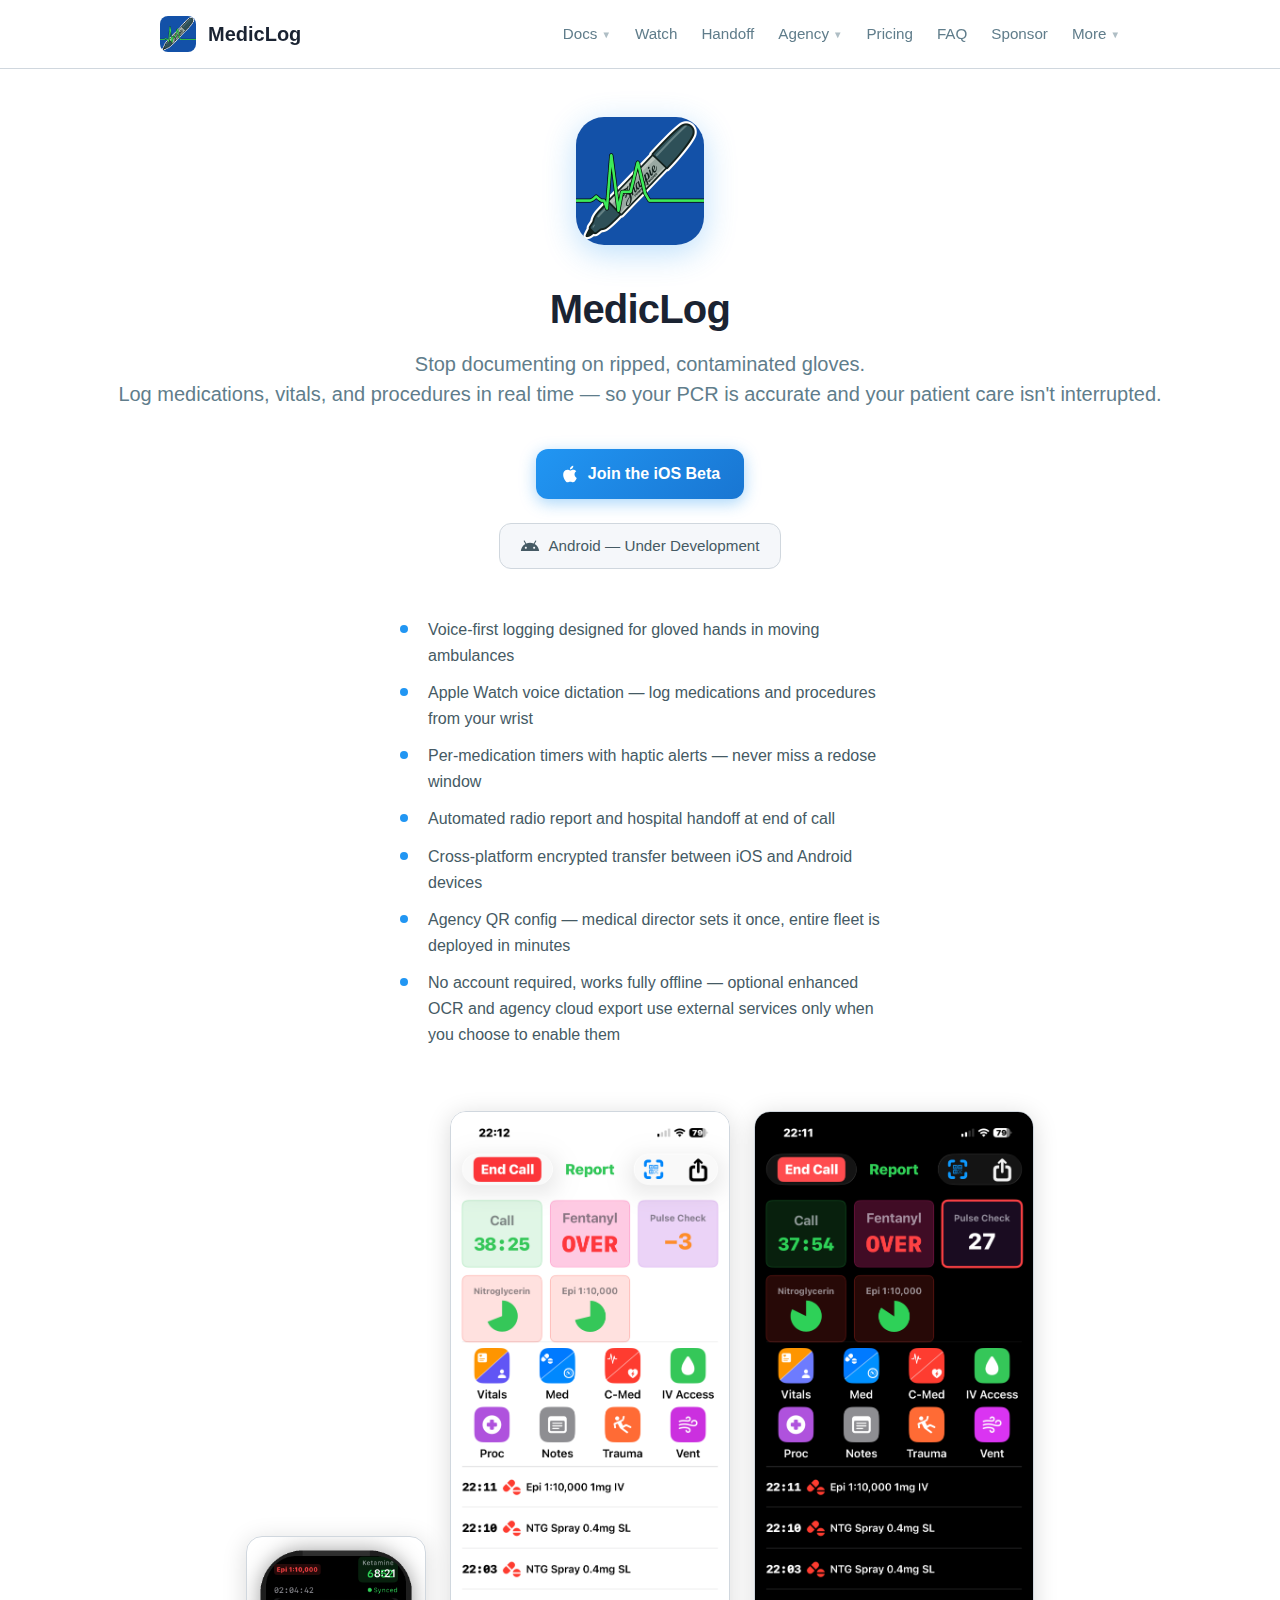
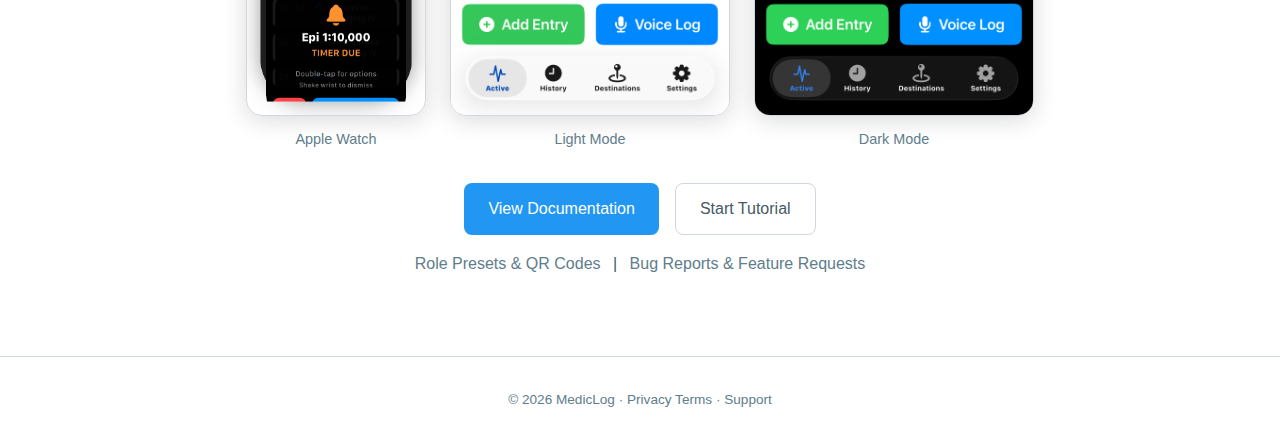
<file: index.html>
<!DOCTYPE html>
<html lang="en">
<head>
    <meta charset="UTF-8">
    <meta name="viewport" content="width=device-width, initial-scale=1.0">
    <title>MedicLog — EMS Call Logging</title>
    <meta name="description" content="Built for EMS. Ready for the whole care chain. Real-time clinical documentation and timers, from dispatch to handoff. Available on iOS (TestFlight). Android under development.">
    <link rel="icon" type="image/png" href="icon.png">
    <link rel="stylesheet" href="styles.css">
    <style>
        /* Homepage-specific styles - uses CSS vars from styles.css */
        .hero {
            display: flex;
            flex-direction: column;
            align-items: center;
            justify-content: center;
            min-height: calc(100vh - 200px);
            text-align: center;
            padding: 3rem 2rem;
        }

        .hero-icon {
            width: 128px;
            height: 128px;
            border-radius: 28px;
            margin-bottom: 2rem;
            box-shadow: 0 8px 32px rgba(33, 150, 243, 0.3);
        }

        .hero h1 {
            font-size: 2.5rem;
            font-weight: 700;
            letter-spacing: -0.02em;
            margin-bottom: 0.5rem;
        }

        .hero .tagline {
            font-size: 1.25rem;
            color: var(--text-muted);
            margin-bottom: 2.5rem;
            line-height: 1.5;
        }

        .platforms {
            display: flex;
            gap: 1rem;
            justify-content: center;
            margin-bottom: 3rem;
            flex-wrap: wrap;
        }

        .badge {
            display: inline-flex;
            align-items: center;
            gap: 0.5rem;
            padding: 0.625rem 1.25rem;
            border: 1px solid var(--border);
            border-radius: 12px;
            font-size: 0.95rem;
            color: var(--text-secondary);
            background: var(--bg-secondary);
        }

        .badge svg {
            width: 20px;
            height: 20px;
            fill: currentColor;
        }

        .beta-btn {
            display: inline-flex;
            align-items: center;
            gap: 0.5rem;
            padding: 0.75rem 1.5rem;
            background: linear-gradient(135deg, #2196f3, #1976d2);
            color: white;
            text-decoration: none;
            border-radius: 12px;
            font-size: 1rem;
            font-weight: 600;
            transition: transform 0.2s, box-shadow 0.2s;
            box-shadow: 0 4px 16px rgba(33, 150, 243, 0.4);
            margin-bottom: 1.5rem;
        }

        .beta-btn:hover {
            transform: translateY(-2px);
            box-shadow: 0 6px 24px rgba(33, 150, 243, 0.5);
            text-decoration: none;
        }

        .beta-btn svg {
            width: 20px;
            height: 20px;
            fill: currentColor;
        }

        .hero-features {
            text-align: left;
            max-width: 480px;
            margin-bottom: 2rem;
        }

        .hero-features ul {
            list-style: none;
            display: grid;
            gap: 0.75rem;
        }

        .hero-features li {
            font-size: 1rem;
            color: var(--text-secondary);
            padding-left: 1.75rem;
            position: relative;
        }

        .hero-features li::before {
            content: '';
            position: absolute;
            left: 0;
            top: 0.5em;
            width: 8px;
            height: 8px;
            background: var(--accent);
            border-radius: 50%;
        }

        .hero-links {
            display: flex;
            gap: 1rem;
            flex-wrap: wrap;
            justify-content: center;
            margin-bottom: 1rem;
        }

        .contact a {
            color: var(--text-muted);
        }

        .contact a:hover {
            color: var(--accent);
        }

        /* Device mockup images (PNG framed screenshots) */
        .device-mockup {
            max-width: 100%;
            height: auto;
            display: block;
        }

        /* Sizing for device mockups in hero */
        .screenshot-compare .screenshot-item:nth-child(1) .device-mockup {
            max-width: 180px; /* Watch */
        }

        .screenshot-compare .screenshot-item:nth-child(2) .device-mockup,
        .screenshot-compare .screenshot-item:nth-child(3) .device-mockup {
            max-width: 280px; /* iPhone */
        }

        @media (max-width: 640px) {
            .hero h1 {
                font-size: 2rem;
            }

            /* Smaller mockups on mobile */
            .screenshot-compare .screenshot-item:nth-child(1) .device-mockup {
                max-width: 140px;
            }

            .screenshot-compare .screenshot-item:nth-child(2) .device-mockup,
            .screenshot-compare .screenshot-item:nth-child(3) .device-mockup {
                max-width: 220px;
            }
        }
    </style>
</head>
<body>
    <nav class="nav" data-page="home"></nav>

    <main class="hero">
        <img src="icon.png" alt="MedicLog" class="hero-icon">
        <h1>MedicLog</h1>
        <p class="tagline">Stop documenting on ripped, contaminated gloves.<br>Log medications, vitals, and procedures in real time — so your PCR is accurate and your patient care isn't interrupted.</p>

        <a href="beta.html" class="beta-btn">
            <svg viewBox="0 0 24 24"><path d="M18.71 19.5c-.83 1.24-1.71 2.45-3.05 2.47-1.34.03-1.77-.79-3.29-.79-1.53 0-2 .77-3.27.82-1.31.05-2.3-1.32-3.14-2.53C4.25 17 2.94 12.45 4.7 9.39c.87-1.52 2.43-2.48 4.12-2.51 1.28-.02 2.5.87 3.29.87.78 0 2.26-1.07 3.8-.91.65.03 2.47.26 3.64 1.98-.09.06-2.17 1.28-2.15 3.81.03 3.02 2.65 4.03 2.68 4.04-.03.07-.42 1.44-1.38 2.83M13 3.5c.73-.83 1.94-1.46 2.94-1.5.13 1.17-.34 2.35-1.04 3.19-.69.85-1.83 1.51-2.95 1.42-.15-1.15.41-2.35 1.05-3.11z"/></svg>
            Join the iOS Beta
        </a>

        <div class="platforms">
            <span class="badge">
                <svg viewBox="0 0 24 24"><path d="M17.6 9.48l1.84-3.18c.16-.31.04-.69-.26-.85-.29-.15-.65-.06-.83.22l-1.88 3.24c-2.86-1.21-6.08-1.21-8.94 0L5.65 5.67c-.19-.29-.58-.38-.87-.2-.28.18-.37.54-.22.83L6.4 9.48C3.3 11.25 1.28 14.44 1 18h22c-.28-3.56-2.3-6.75-5.4-8.52zM7 15.25c-.69 0-1.25-.56-1.25-1.25s.56-1.25 1.25-1.25 1.25.56 1.25 1.25-.56 1.25-1.25 1.25zm10 0c-.69 0-1.25-.56-1.25-1.25s.56-1.25 1.25-1.25 1.25.56 1.25 1.25-.56 1.25-1.25 1.25z"/></svg>
                Android — Under Development
            </span>
        </div>

        <div class="hero-features">
            <ul>
                <li>Voice-first logging designed for gloved hands in moving ambulances</li>
                <li>Apple Watch voice dictation — log medications and procedures from your wrist</li>
                <li>Per-medication timers with haptic alerts — never miss a redose window</li>
                <li>Automated radio report and hospital handoff at end of call</li>
                <li>Cross-platform encrypted transfer between iOS and Android devices</li>
                <li>Agency QR config — medical director sets it once, entire fleet is deployed in minutes</li>
                <li>No account required, works fully offline — optional enhanced OCR and agency cloud export use external services only when you choose to enable them</li>
            </ul>
        </div>

        <!-- Hero screenshots: Watch + iPhone Light/Dark (PNG device mockups) -->
        <div class="screenshot-compare">
            <div class="screenshot-item">
                <img src="screenshots/framed/watch-framed.png" alt="MedicLog on Apple Watch showing medication timers" class="device-mockup">
                <p class="screenshot-caption">Apple Watch</p>
            </div>
            <div class="screenshot-item">
                <img src="screenshots/framed/iphone-light-framed.png" alt="MedicLog active call view in light mode" class="device-mockup">
                <p class="screenshot-caption">Light Mode</p>
            </div>
            <div class="screenshot-item">
                <img src="screenshots/framed/iphone-dark-framed.png" alt="MedicLog active call view in dark mode" class="device-mockup">
                <p class="screenshot-caption">Dark Mode</p>
            </div>
        </div>

        <div class="hero-links">
            <a href="docs.html" class="btn">View Documentation</a>
            <a href="tutorial.html" class="btn btn-outline">Start Tutorial</a>
        </div>

        <div class="contact">
            <a href="presets.html">Role Presets &amp; QR Codes</a>
            <span style="color: #455a64; margin: 0 0.5rem;">|</span>
            <a href="https://github.com/MedicLog/mediclog-support/issues">Bug Reports &amp; Feature Requests</a>
        </div>
    </main>

    <footer>
        <p>&copy; 2026 MedicLog &middot; <a href="privacy.html">Privacy</a>
                <a href="terms.html">Terms</a> &middot; <a href="https://github.com/MedicLog/mediclog-support/issues">Support</a></p>
    </footer>
    <script src="nav-loader.js"></script>
</body>
</html>
</file>
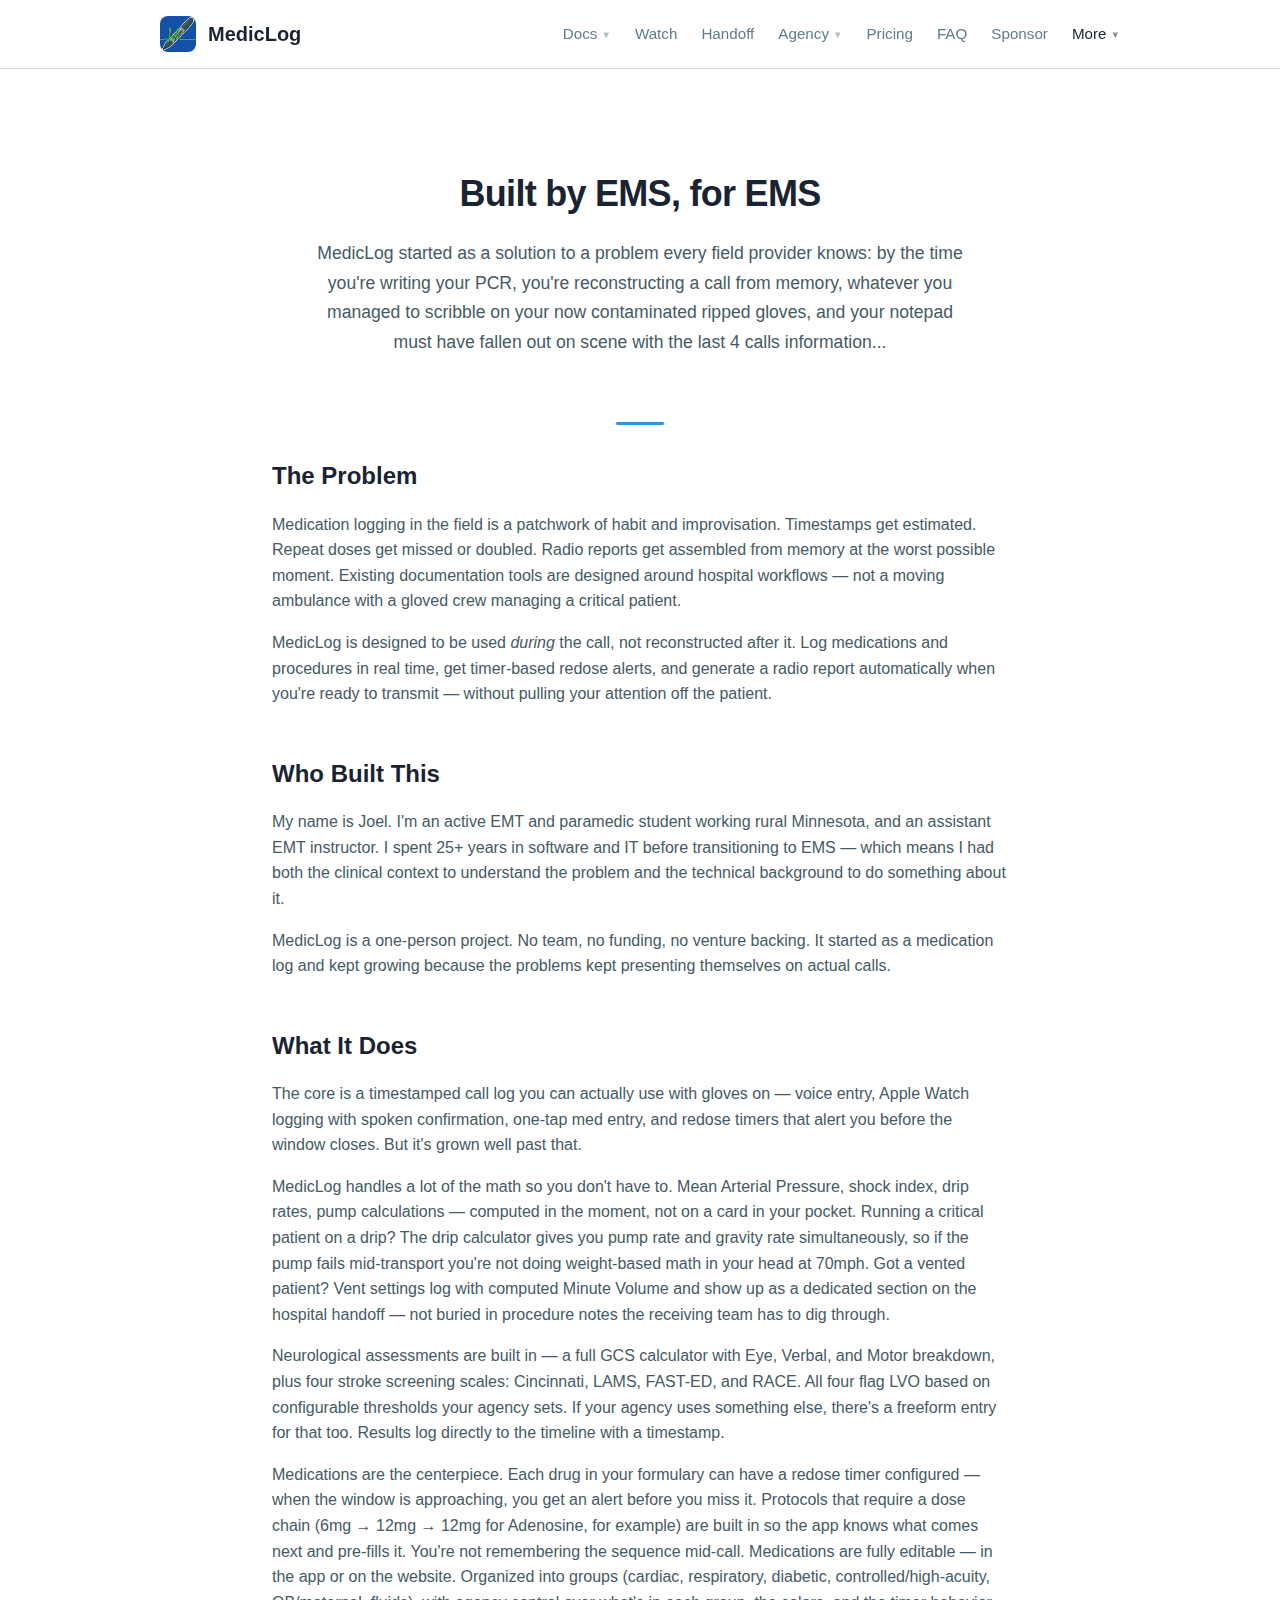
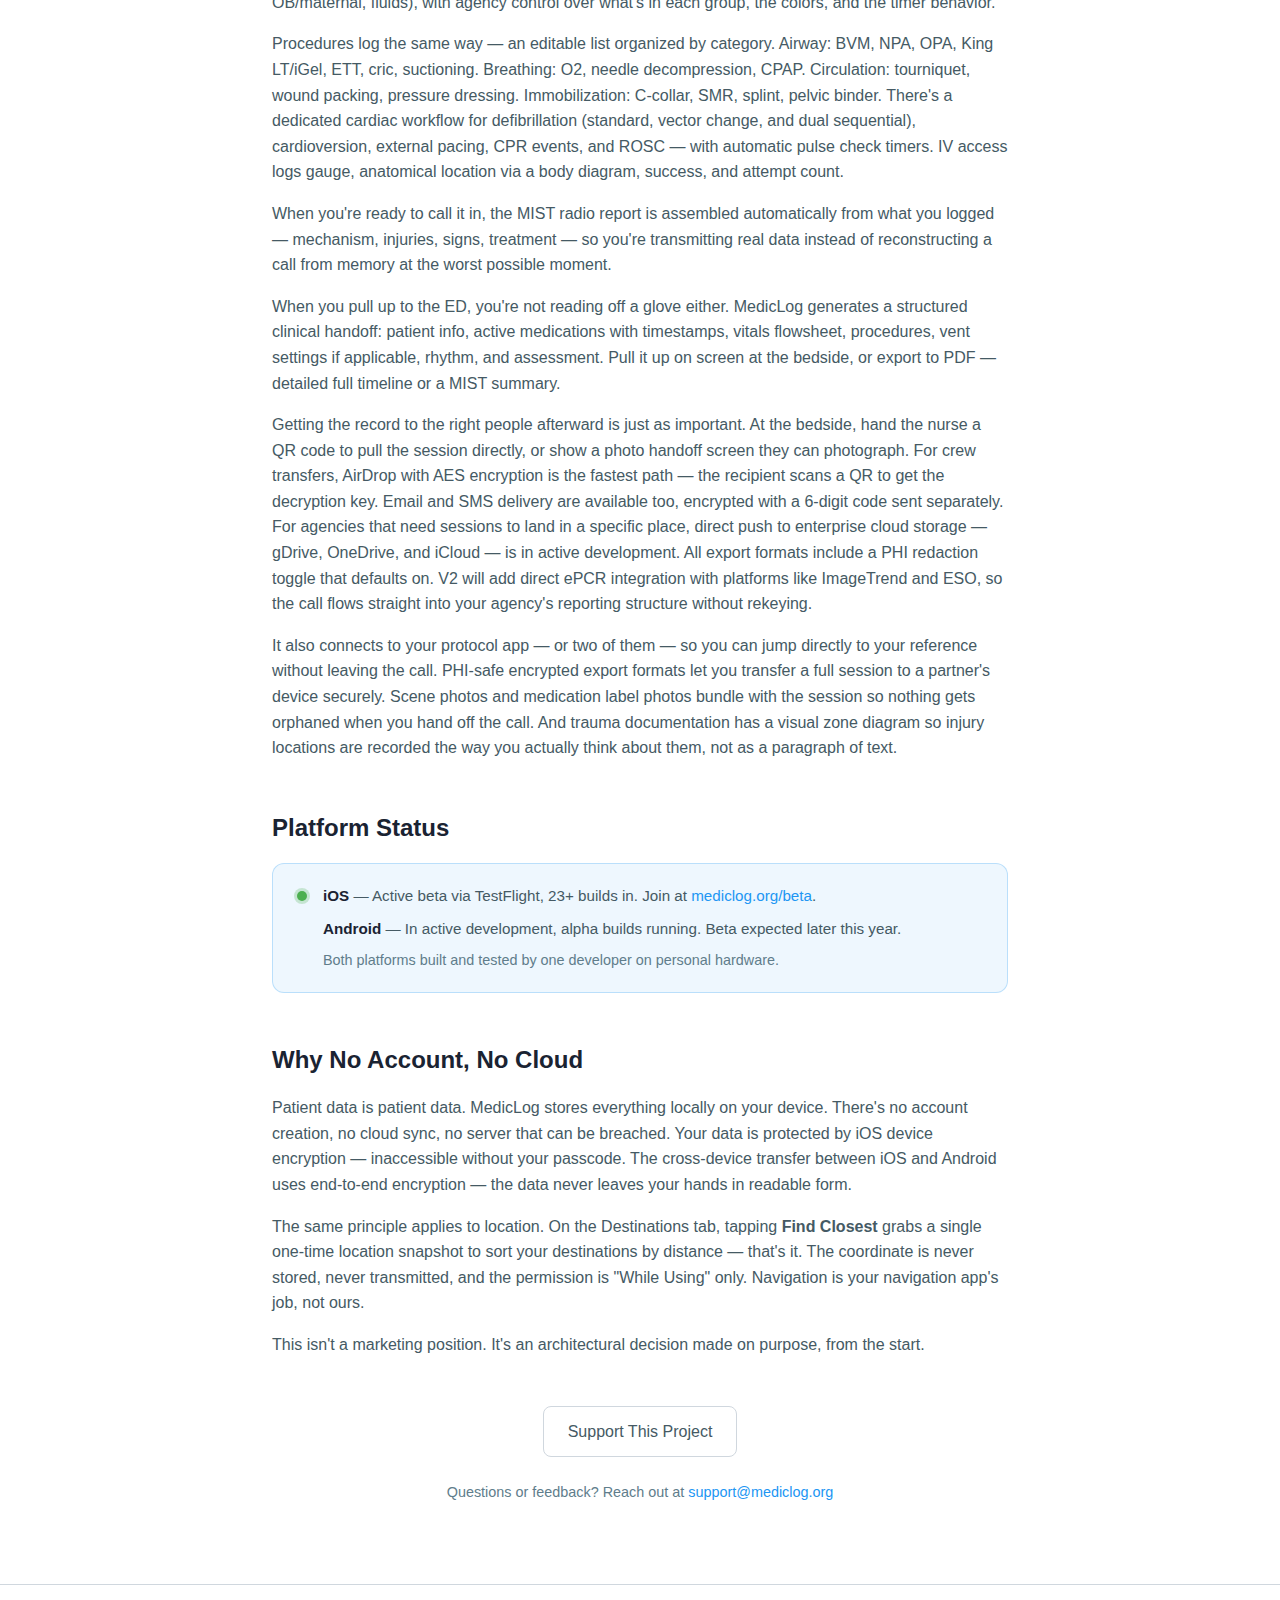
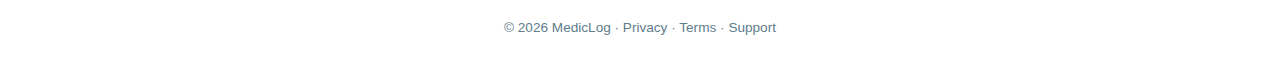
<file: about.html>
<!DOCTYPE html>
<html lang="en">
<head>
    <meta charset="UTF-8">
    <meta name="viewport" content="width=device-width, initial-scale=1.0">
    <title>About MedicLog — Built by EMS, for EMS</title>
    <meta name="description" content="MedicLog is a one-person project built by an active EMS provider and paramedic student. Here's why it exists, where it stands, and how you can help.">
    <link rel="icon" type="image/png" href="icon.png">
    <link rel="stylesheet" href="styles.css">
    <style>
        .about-hero {
            text-align: center;
            padding: 3rem 1rem 2rem;
            max-width: 680px;
            margin: 0 auto;
        }

        .about-hero h1 {
            font-size: 2.25rem;
            font-weight: 700;
            letter-spacing: -0.02em;
            margin-bottom: 1rem;
        }

        .about-hero .subtitle {
            font-size: 1.1rem;
            color: var(--text-secondary);
            line-height: 1.7;
        }

        .about-divider {
            width: 48px;
            height: 3px;
            background: var(--accent);
            border-radius: 2px;
            margin: 2rem auto;
        }

        .status-banner {
            display: flex;
            align-items: flex-start;
            gap: 1rem;
            background: var(--highlight-bg);
            border: 1px solid var(--highlight-border);
            border-radius: 12px;
            padding: 1.25rem 1.5rem;
            margin-bottom: 2rem;
        }

        .status-dot {
            flex-shrink: 0;
            width: 10px;
            height: 10px;
            border-radius: 50%;
            background: #4caf50;
            margin-top: 0.45em;
            box-shadow: 0 0 0 3px rgba(76, 175, 80, 0.25);
        }

        .status-banner p {
            margin: 0;
            color: var(--text-secondary);
            font-size: 0.95rem;
            line-height: 1.6;
        }

        .status-banner p strong {
            color: var(--text-primary);
        }

        .support-cta {
            text-align: center;
            padding: 2.5rem 1.5rem;
            background: var(--bg-secondary);
            border: 1px solid var(--border);
            border-radius: 16px;
            margin-top: 1rem;
        }

        .support-cta h2 {
            font-size: 1.5rem;
            font-weight: 700;
            margin-bottom: 0.75rem;
        }

        .support-cta p {
            color: var(--text-secondary);
            max-width: 540px;
            margin: 0 auto 1.75rem;
            line-height: 1.7;
        }

        .cta-row {
            display: flex;
            gap: 1rem;
            justify-content: center;
            flex-wrap: wrap;
        }

        .cta-btn {
            display: inline-flex;
            align-items: center;
            gap: 0.6rem;
            padding: 0.8rem 1.5rem;
            border-radius: 12px;
            font-size: 1rem;
            font-weight: 600;
            text-decoration: none;
            transition: transform 0.2s, box-shadow 0.2s;
        }

        .cta-btn svg {
            width: 20px;
            height: 20px;
            fill: currentColor;
            flex-shrink: 0;
        }

        .cta-btn-primary {
            background: linear-gradient(135deg, #2196f3, #1976d2);
            color: white;
            box-shadow: 0 4px 16px rgba(33, 150, 243, 0.4);
        }

        .cta-btn-primary:hover {
            transform: translateY(-2px);
            box-shadow: 0 6px 24px rgba(33, 150, 243, 0.5);
            text-decoration: none;
            color: white;
        }

        .cta-btn-secondary {
            background: var(--bg-secondary);
            color: var(--text-primary);
            border: 1px solid var(--border);
        }

        .cta-btn-secondary:hover {
            transform: translateY(-2px);
            text-decoration: none;
            color: var(--text-primary);
            border-color: var(--accent);
        }

        .coming-soon-note {
            margin-top: 1rem;
            font-size: 0.85rem;
            color: var(--text-muted);
        }

        @media (max-width: 600px) {
            .about-hero h1 {
                font-size: 1.75rem;
            }

            .cta-row {
                flex-direction: column;
                align-items: center;
            }

            .cta-btn {
                width: 100%;
                max-width: 320px;
                justify-content: center;
            }
        }
    </style>
</head>
<body>
    <nav class="nav" data-page="about"></nav>

    <main class="container">

        <div class="about-hero">
            <h1>Built by EMS, for EMS</h1>
            <p class="subtitle">MedicLog started as a solution to a problem every field provider knows: by the time you're writing your PCR, you're reconstructing a call from memory, whatever you managed to scribble on your now contaminated ripped gloves, and your notepad must have fallen out on scene with the last 4 calls information...</p>
        </div>

        <div class="about-divider"></div>

        <section class="section">
            <h2>The Problem</h2>
            <p>Medication logging in the field is a patchwork of habit and improvisation. Timestamps get estimated. Repeat doses get missed or doubled. Radio reports get assembled from memory at the worst possible moment. Existing documentation tools are designed around hospital workflows — not a moving ambulance with a gloved crew managing a critical patient.</p>
            <p>MedicLog is designed to be used <em>during</em> the call, not reconstructed after it. Log medications and procedures in real time, get timer-based redose alerts, and generate a radio report automatically when you're ready to transmit — without pulling your attention off the patient.</p>
        </section>

        <section class="section">
            <h2>Who Built This</h2>
            <p>My name is Joel. I'm an active EMT and paramedic student working rural Minnesota, and an assistant EMT instructor. I spent 25+ years in software and IT before transitioning to EMS — which means I had both the clinical context to understand the problem and the technical background to do something about it.</p>
            <p>MedicLog is a one-person project. No team, no funding, no venture backing. It started as a medication log and kept growing because the problems kept presenting themselves on actual calls.</p>
        </section>

        <section class="section">
            <h2>What It Does</h2>
            <p>The core is a timestamped call log you can actually use with gloves on — voice entry, Apple Watch logging with spoken confirmation, one-tap med entry, and redose timers that alert you before the window closes. But it's grown well past that.</p>
            <p>MedicLog handles a lot of the math so you don't have to. Mean Arterial Pressure, shock index, drip rates, pump calculations — computed in the moment, not on a card in your pocket. Running a critical patient on a drip? The drip calculator gives you pump rate and gravity rate simultaneously, so if the pump fails mid-transport you're not doing weight-based math in your head at 70mph. Got a vented patient? Vent settings log with computed Minute Volume and show up as a dedicated section on the hospital handoff — not buried in procedure notes the receiving team has to dig through.</p>
            <p>Neurological assessments are built in — a full GCS calculator with Eye, Verbal, and Motor breakdown, plus four stroke screening scales: Cincinnati, LAMS, FAST-ED, and RACE. All four flag LVO based on configurable thresholds your agency sets. If your agency uses something else, there's a freeform entry for that too. Results log directly to the timeline with a timestamp.</p>
            <p>Medications are the centerpiece. Each drug in your formulary can have a redose timer configured — when the window is approaching, you get an alert before you miss it. Protocols that require a dose chain (6mg → 12mg → 12mg for Adenosine, for example) are built in so the app knows what comes next and pre-fills it. You're not remembering the sequence mid-call. Medications are fully editable — in the app or on the website. Organized into groups (cardiac, respiratory, diabetic, controlled/high-acuity, OB/maternal, fluids), with agency control over what's in each group, the colors, and the timer behavior.</p>
            <p>Procedures log the same way — an editable list organized by category. Airway: BVM, NPA, OPA, King LT/iGel, ETT, cric, suctioning. Breathing: O2, needle decompression, CPAP. Circulation: tourniquet, wound packing, pressure dressing. Immobilization: C-collar, SMR, splint, pelvic binder. There's a dedicated cardiac workflow for defibrillation (standard, vector change, and dual sequential), cardioversion, external pacing, CPR events, and ROSC — with automatic pulse check timers. IV access logs gauge, anatomical location via a body diagram, success, and attempt count.</p>
            <p>When you're ready to call it in, the MIST radio report is assembled automatically from what you logged — mechanism, injuries, signs, treatment — so you're transmitting real data instead of reconstructing a call from memory at the worst possible moment.</p>
            <p>When you pull up to the ED, you're not reading off a glove either. MedicLog generates a structured clinical handoff: patient info, active medications with timestamps, vitals flowsheet, procedures, vent settings if applicable, rhythm, and assessment. Pull it up on screen at the bedside, or export to PDF — detailed full timeline or a MIST summary.</p>
            <p>Getting the record to the right people afterward is just as important. At the bedside, hand the nurse a QR code to pull the session directly, or show a photo handoff screen they can photograph. For crew transfers, AirDrop with AES encryption is the fastest path — the recipient scans a QR to get the decryption key. Email and SMS delivery are available too, encrypted with a 6-digit code sent separately. For agencies that need sessions to land in a specific place, direct push to enterprise cloud storage — gDrive, OneDrive, and iCloud — is in active development. All export formats include a PHI redaction toggle that defaults on. V2 will add direct ePCR integration with platforms like ImageTrend and ESO, so the call flows straight into your agency's reporting structure without rekeying.</p>
            <p>It also connects to your protocol app — or two of them — so you can jump directly to your reference without leaving the call. PHI-safe encrypted export formats let you transfer a full session to a partner's device securely. Scene photos and medication label photos bundle with the session so nothing gets orphaned when you hand off the call. And trauma documentation has a visual zone diagram so injury locations are recorded the way you actually think about them, not as a paragraph of text.</p>
        </section>

        <section class="section">
            <h2>Platform Status</h2>
            <div class="status-banner">
                <span class="status-dot"></span>
                <div>
                    <p><strong>iOS</strong> — Active beta via TestFlight, 23+ builds in. Join at <a href="beta.html">mediclog.org/beta</a>.</p>
                    <p style="margin-top:0.5rem;"><strong>Android</strong> — In active development, alpha builds running. Beta expected later this year.</p>
                    <p style="margin-top:0.5rem;color:var(--text-muted);font-size:0.9rem;">Both platforms built and tested by one developer on personal hardware.</p>
                </div>
            </div>
        </section>

        <section class="section">
            <h2>Why No Account, No Cloud</h2>
            <p>Patient data is patient data. MedicLog stores everything locally on your device. There's no account creation, no cloud sync, no server that can be breached. Your data is protected by iOS device encryption — inaccessible without your passcode. The cross-device transfer between iOS and Android uses end-to-end encryption — the data never leaves your hands in readable form.</p>
            <p>The same principle applies to location. On the Destinations tab, tapping <strong>Find Closest</strong> grabs a single one-time location snapshot to sort your destinations by distance — that's it. The coordinate is never stored, never transmitted, and the permission is "While Using" only. Navigation is your navigation app's job, not ours.</p>
            <p>This isn't a marketing position. It's an architectural decision made on purpose, from the start.</p>
        </section>

<div class="text-center mt-2">
            <a href="sponsor.html" class="btn btn-outline">Support This Project</a>
        </div>

        <div class="text-center mt-2" style="margin-top:1.5rem;">
            <p style="font-size:0.9rem;color:var(--text-muted);">Questions or feedback? Reach out at <a href="mailto:support@mediclog.org">support@mediclog.org</a></p>
        </div>

    </main>

    <footer>
        <p>&copy; 2026 MedicLog &middot; <a href="privacy.html">Privacy</a> &middot;
        <a href="terms.html">Terms</a> &middot; <a href="https://github.com/MedicLog/mediclog-support/issues">Support</a></p>
    </footer>
    <script src="nav-loader.js"></script>
</body>
</html>
</file>
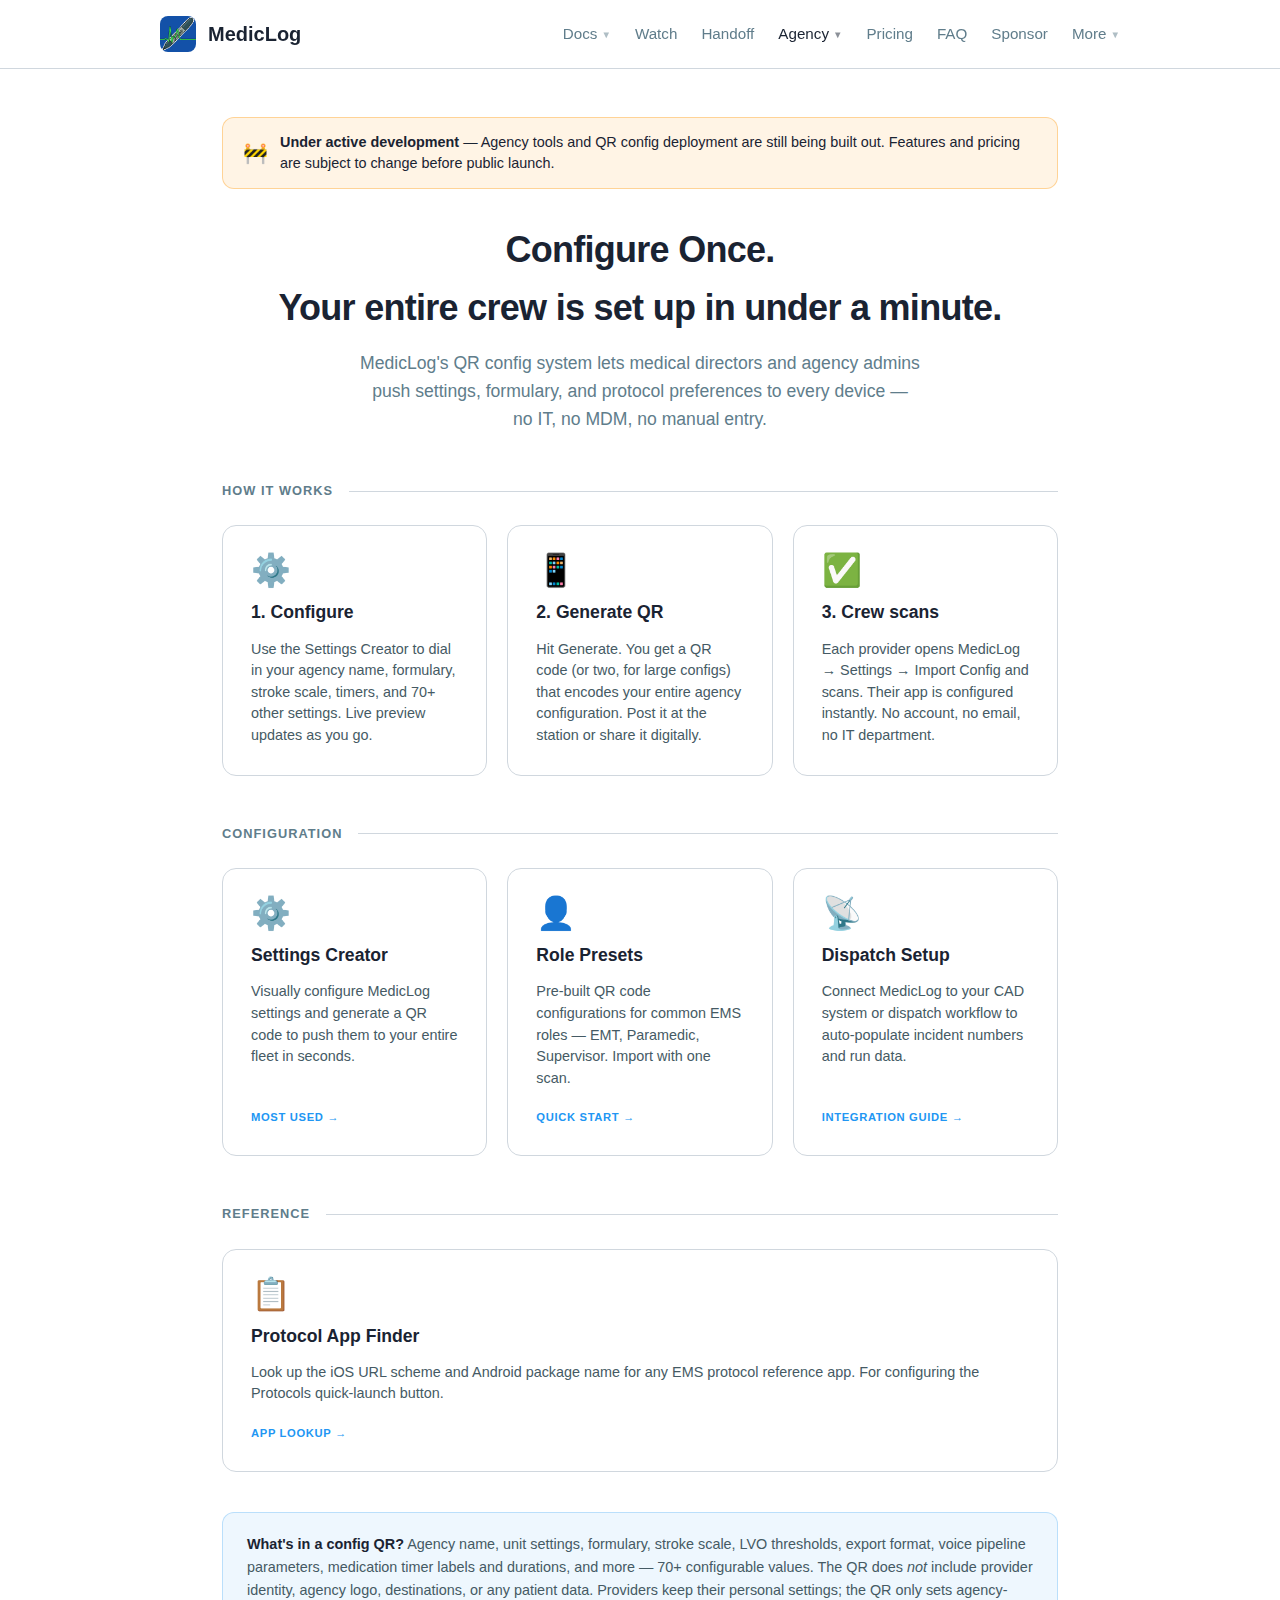
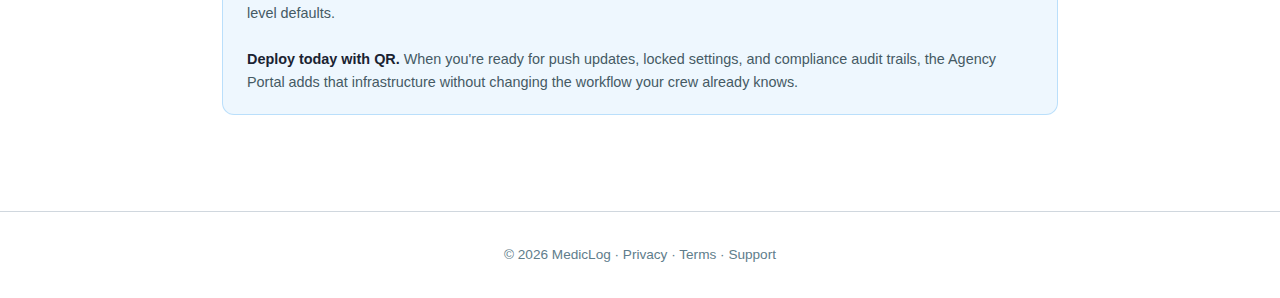
<file: agency.html>
<!DOCTYPE html>
<html lang="en">
<head>
    <meta charset="UTF-8">
    <meta name="viewport" content="width=device-width, initial-scale=1.0">
    <title>Agency Tools — MedicLog</title>
    <meta name="description" content="Tools for EMS agency administrators: configure MedicLog for your fleet, look up protocol app schemes, and manage presets.">
    <link rel="icon" type="image/png" href="icon.png">
    <link rel="stylesheet" href="styles.css">
    <style>
        .agency-container { max-width: 900px; margin: 0 auto; padding: 3rem 2rem; }
        .agency-header { text-align: center; margin-bottom: 3rem; }
        .agency-header h1 { font-size: 2.25rem; font-weight: 700; letter-spacing: -0.02em; margin-bottom: 0.75rem; }
        .agency-header .subtitle { color: var(--text-muted); font-size: 1.1rem; max-width: 560px; margin: 0 auto; }

        .tools-grid {
            display: grid;
            grid-template-columns: repeat(auto-fit, minmax(260px, 1fr));
            gap: 1.25rem;
        }

        .tool-card {
            background: var(--card-bg);
            border: 1px solid var(--border);
            border-radius: 14px;
            padding: 1.75rem;
            text-decoration: none;
            color: inherit;
            display: flex;
            flex-direction: column;
            gap: 0.75rem;
            transition: border-color 0.2s, box-shadow 0.2s;
        }
        .tool-card:hover {
            border-color: var(--accent);
            box-shadow: 0 4px 20px rgba(33,150,243,0.12);
            text-decoration: none;
        }
        .tool-icon {
            font-size: 2rem;
            line-height: 1;
        }
        .tool-title {
            font-size: 1.1rem;
            font-weight: 700;
            color: var(--text-primary);
        }
        .tool-desc {
            font-size: 0.9rem;
            color: var(--text-secondary);
            line-height: 1.5;
        }
        .tool-tag {
            font-size: 0.7rem;
            font-weight: 600;
            text-transform: uppercase;
            letter-spacing: 0.06em;
            color: var(--accent);
            margin-top: auto;
            padding-top: 0.5rem;
        }

        .divider-section {
            margin: 3rem 0 1.5rem;
            display: flex;
            align-items: center;
            gap: 1rem;
        }
        .divider-section h2 {
            font-size: 0.8rem;
            font-weight: 600;
            text-transform: uppercase;
            letter-spacing: 0.08em;
            color: var(--text-muted);
            white-space: nowrap;
        }
        .divider-line { flex: 1; height: 1px; background: var(--border); }

        .info-block {
            background: var(--highlight-bg);
            border: 1px solid var(--highlight-border);
            border-radius: 12px;
            padding: 1.25rem 1.5rem;
            margin-top: 2.5rem;
            font-size: 0.9rem;
            color: var(--text-secondary);
            line-height: 1.6;
        }
        .info-block strong { color: var(--text-primary); }
    </style>
</head>
<body>
    <nav class="nav" data-page="agency"></nav>

    <div class="agency-container">
        <div style="background:rgba(255,149,0,0.1);border:1px solid rgba(255,149,0,0.35);border-radius:12px;padding:0.85rem 1.25rem;margin-bottom:2rem;font-size:0.9rem;color:var(--text-primary);line-height:1.5;display:flex;align-items:center;gap:0.75rem;">
            <span style="font-size:1.25rem;flex-shrink:0">🚧</span>
            <div><strong>Under active development</strong> — Agency tools and QR config deployment are still being built out. Features and pricing are subject to change before public launch.</div>
        </div>
        <div class="agency-header">
            <h1>Configure Once.<br>Your entire crew is set up in under a minute.</h1>
            <p class="subtitle">MedicLog's QR config system lets medical directors and agency admins push settings, formulary, and protocol preferences to every device — no IT, no MDM, no manual entry.</p>
        </div>

        <div class="divider-section">
            <h2>How it works</h2>
            <div class="divider-line"></div>
        </div>

        <div class="tools-grid" style="grid-template-columns: repeat(3, 1fr); margin-bottom: 1rem;">
            <div class="tool-card" style="pointer-events: none;">
                <div class="tool-icon">⚙️</div>
                <div class="tool-title">1. Configure</div>
                <div class="tool-desc">Use the Settings Creator to dial in your agency name, formulary, stroke scale, timers, and 70+ other settings. Live preview updates as you go.</div>
            </div>
            <div class="tool-card" style="pointer-events: none;">
                <div class="tool-icon">📱</div>
                <div class="tool-title">2. Generate QR</div>
                <div class="tool-desc">Hit Generate. You get a QR code (or two, for large configs) that encodes your entire agency configuration. Post it at the station or share it digitally.</div>
            </div>
            <div class="tool-card" style="pointer-events: none;">
                <div class="tool-icon">✅</div>
                <div class="tool-title">3. Crew scans</div>
                <div class="tool-desc">Each provider opens MedicLog → Settings → Import Config and scans. Their app is configured instantly. No account, no email, no IT department.</div>
            </div>
        </div>

        <div class="divider-section">
            <h2>Configuration</h2>
            <div class="divider-line"></div>
        </div>

        <div class="tools-grid">
            <a href="settings-creator.html" class="tool-card">
                <div class="tool-icon">⚙️</div>
                <div class="tool-title">Settings Creator</div>
                <div class="tool-desc">Visually configure MedicLog settings and generate a QR code to push them to your entire fleet in seconds.</div>
                <div class="tool-tag">Most used →</div>
            </a>

            <a href="presets.html" class="tool-card">
                <div class="tool-icon">👤</div>
                <div class="tool-title">Role Presets</div>
                <div class="tool-desc">Pre-built QR code configurations for common EMS roles — EMT, Paramedic, Supervisor. Import with one scan.</div>
                <div class="tool-tag">Quick start →</div>
            </a>

            <a href="dispatch-setup.html" class="tool-card">
                <div class="tool-icon">📡</div>
                <div class="tool-title">Dispatch Setup</div>
                <div class="tool-desc">Connect MedicLog to your CAD system or dispatch workflow to auto-populate incident numbers and run data.</div>
                <div class="tool-tag">Integration guide →</div>
            </a>
        </div>

        <div class="divider-section">
            <h2>Reference</h2>
            <div class="divider-line"></div>
        </div>

        <div class="tools-grid">
            <a href="protocol-finder.html" class="tool-card">
                <div class="tool-icon">📋</div>
                <div class="tool-title">Protocol App Finder</div>
                <div class="tool-desc">Look up the iOS URL scheme and Android package name for any EMS protocol reference app. For configuring the Protocols quick-launch button.</div>
                <div class="tool-tag">App lookup →</div>
            </a>
        </div>

        <div class="info-block">
            <strong>What's in a config QR?</strong> Agency name, unit settings, formulary, stroke scale,
            LVO thresholds, export format, voice pipeline parameters, medication timer labels and durations,
            and more — 70+ configurable values. The QR does <em>not</em> include provider identity,
            agency logo, destinations, or any patient data. Providers keep their personal settings;
            the QR only sets agency-level defaults.<br><br>
            <strong>Deploy today with QR.</strong> When you're ready for push updates, locked settings,
            and compliance audit trails, the Agency Portal adds that infrastructure without changing
            the workflow your crew already knows.
        </div>
    </div>

    <footer style="text-align:center; padding: 2rem; color: var(--text-muted); font-size: 0.85rem; border-top: 1px solid var(--border); margin-top: 3rem;">
        <p>&copy; 2026 MedicLog &middot; <a href="privacy.html" style="color:var(--text-muted)">Privacy</a> &middot;
        <a href="terms.html" style="color:var(--text-muted)">Terms</a> &middot;
        <a href="https://github.com/MedicLog/mediclog-support/issues" style="color:var(--text-muted)">Support</a></p>
    </footer>
    <script src="nav-loader.js"></script>
</body>
</html>
</file>
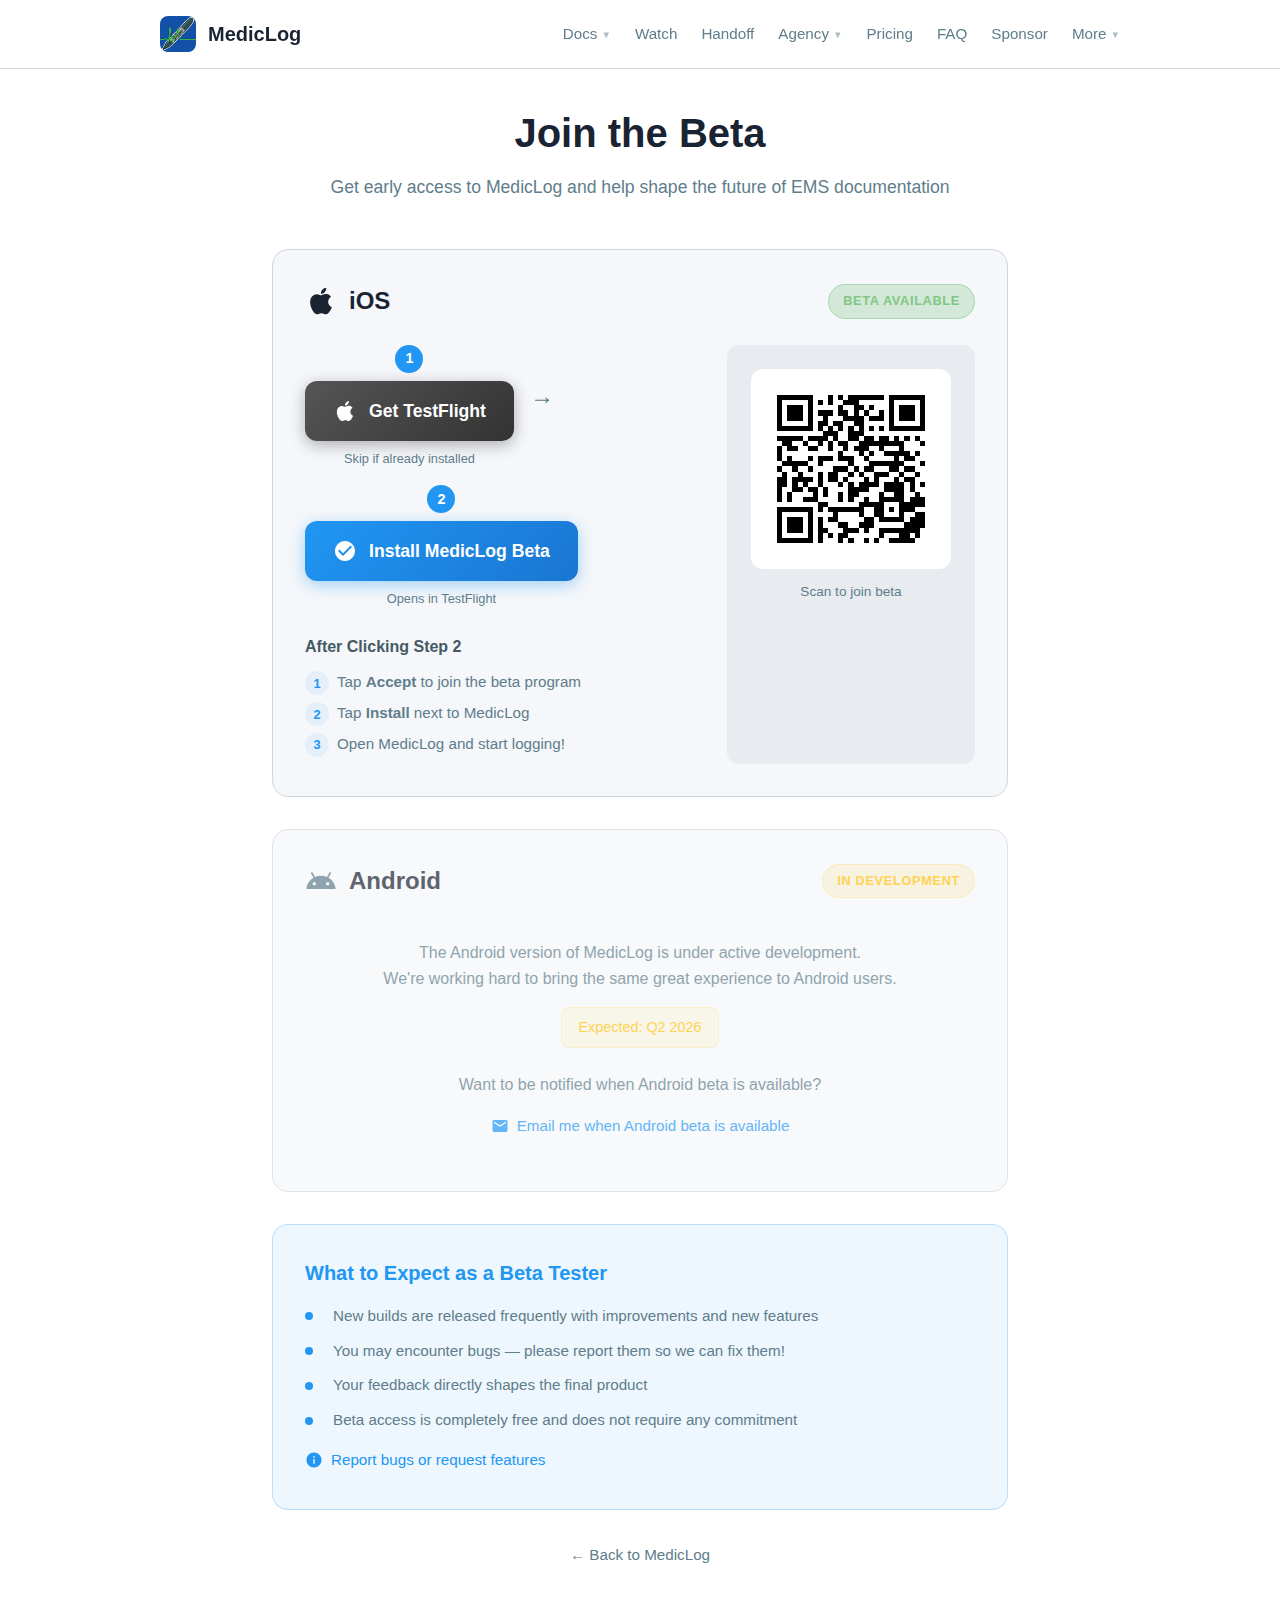
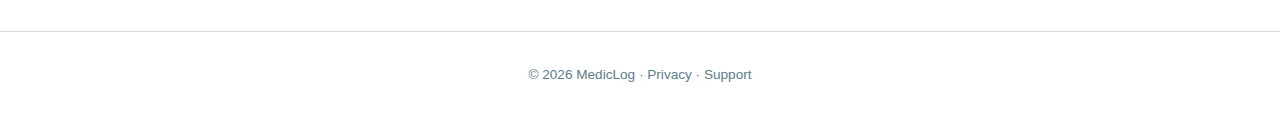
<file: beta.html>
<!DOCTYPE html>
<html lang="en">
<head>
    <meta charset="UTF-8">
    <meta name="viewport" content="width=device-width, initial-scale=1.0">
    <title>Join the Beta — MedicLog</title>
    <meta name="description" content="Join the MedicLog beta program. Get early access to the EMS call logging app for iOS. Android coming soon.">
    <link rel="icon" type="image/png" href="icon.png">
    <link rel="stylesheet" href="styles.css">
    <style>
        /* Beta page specific styles */
        .beta-container {
            max-width: 800px;
            margin: 0 auto;
            padding: 2rem;
        }

        .beta-header {
            text-align: center;
            margin-bottom: 3rem;
        }

        .beta-header a {
            text-decoration: none;
            display: inline-flex;
            align-items: center;
            gap: 1rem;
        }

        .beta-header .icon {
            width: 64px;
            height: 64px;
            border-radius: 14px;
            box-shadow: 0 4px 16px rgba(33, 150, 243, 0.3);
        }

        .beta-header h1 {
            font-size: 2rem;
            font-weight: 700;
            letter-spacing: -0.02em;
            color: var(--text-primary);
        }

        .page-title {
            text-align: center;
            font-size: 2.5rem;
            font-weight: 700;
            margin-bottom: 0.5rem;
            color: var(--text-primary);
        }

        .page-subtitle {
            text-align: center;
            font-size: 1.1rem;
            color: var(--text-muted);
            margin-bottom: 3rem;
        }

        .platform-section {
            background: var(--bg-secondary);
            border: 1px solid var(--border);
            border-radius: 16px;
            padding: 2rem;
            margin-bottom: 2rem;
        }

        .platform-header {
            display: flex;
            align-items: center;
            gap: 0.75rem;
            margin-bottom: 1.5rem;
        }

        .platform-header svg {
            width: 32px;
            height: 32px;
            fill: currentColor;
        }

        .platform-header h2 {
            font-size: 1.5rem;
            font-weight: 600;
            color: var(--text-primary);
        }

        .platform-header .status {
            margin-left: auto;
            padding: 0.375rem 0.875rem;
            border-radius: 20px;
            font-size: 0.8rem;
            font-weight: 600;
            text-transform: uppercase;
            letter-spacing: 0.05em;
        }

        .status-ready {
            background: rgba(76, 175, 80, 0.2);
            color: #81c784;
            border: 1px solid rgba(76, 175, 80, 0.3);
        }

        .status-dev {
            background: rgba(255, 193, 7, 0.15);
            color: #ffc107;
            border: 1px solid rgba(255, 193, 7, 0.25);
        }

        .ios-content {
            display: flex;
            gap: 2rem;
            flex-wrap: wrap;
        }

        .ios-main {
            flex: 1;
            min-width: 280px;
        }

        .testflight-btn {
            display: inline-flex;
            align-items: center;
            gap: 0.75rem;
            padding: 1rem 1.75rem;
            background: linear-gradient(135deg, #2196f3, #1976d2);
            color: white;
            text-decoration: none;
            border-radius: 12px;
            font-size: 1.1rem;
            font-weight: 600;
            transition: transform 0.2s, box-shadow 0.2s;
            box-shadow: 0 4px 16px rgba(33, 150, 243, 0.4);
            margin-bottom: 1.5rem;
        }

        .testflight-btn:hover {
            transform: translateY(-2px);
            box-shadow: 0 6px 24px rgba(33, 150, 243, 0.5);
            text-decoration: none;
        }

        .testflight-btn svg {
            width: 24px;
            height: 24px;
            fill: currentColor;
        }

        .two-step-buttons {
            display: flex;
            align-items: flex-start;
            gap: 1rem;
            flex-wrap: wrap;
            margin-bottom: 1.5rem;
        }

        .step-button {
            display: flex;
            flex-direction: column;
            align-items: center;
            gap: 0.5rem;
        }

        .step-number {
            background: var(--accent);
            color: white;
            width: 28px;
            height: 28px;
            border-radius: 50%;
            display: flex;
            align-items: center;
            justify-content: center;
            font-weight: 700;
            font-size: 0.9rem;
        }

        .step-button .testflight-btn {
            margin-bottom: 0;
        }

        .step-one-btn {
            background: linear-gradient(135deg, #555, #333);
            box-shadow: 0 4px 16px rgba(0, 0, 0, 0.3);
        }

        .step-one-btn:hover {
            box-shadow: 0 6px 24px rgba(0, 0, 0, 0.4);
        }

        .step-hint {
            font-size: 0.8rem;
            color: var(--text-muted);
        }

        .step-arrow {
            font-size: 1.5rem;
            color: var(--text-muted);
            padding-top: 2rem;
        }

        @media (max-width: 500px) {
            .step-arrow {
                display: none;
            }
            .two-step-buttons {
                flex-direction: column;
                align-items: stretch;
            }
            .step-button {
                width: 100%;
            }
            .step-button .testflight-btn {
                width: 100%;
                justify-content: center;
            }
        }

        .instructions {
            margin-top: 1.5rem;
        }

        .instructions h3 {
            font-size: 1rem;
            font-weight: 600;
            color: var(--text-secondary);
            margin-bottom: 0.75rem;
        }

        .instructions ol {
            list-style: none;
            counter-reset: steps;
            padding: 0;
            margin: 0;
        }

        .instructions li {
            counter-increment: steps;
            padding-left: 2rem;
            position: relative;
            margin-bottom: 0.5rem;
            color: var(--text-muted);
            font-size: 0.95rem;
            line-height: 1.5;
        }

        .instructions li::before {
            content: counter(steps);
            position: absolute;
            left: 0;
            top: 0;
            width: 1.5rem;
            height: 1.5rem;
            background: var(--highlight-bg);
            color: var(--accent);
            border-radius: 50%;
            font-size: 0.8rem;
            font-weight: 600;
            display: flex;
            align-items: center;
            justify-content: center;
        }

        .qr-section {
            text-align: center;
            padding: 1.5rem;
            background: var(--bg-tertiary);
            border-radius: 12px;
        }

        .qr-code {
            width: 200px;
            height: 200px;
            background: white;
            border-radius: 12px;
            padding: 1rem;
            margin: 0 auto 0.75rem;
            display: flex;
            align-items: center;
            justify-content: center;
        }

        .qr-code img {
            width: 100%;
            height: 100%;
            image-rendering: pixelated;
        }

        .qr-placeholder {
            width: 100%;
            height: 100%;
            display: flex;
            flex-direction: column;
            align-items: center;
            justify-content: center;
            color: #455a64;
            font-size: 0.75rem;
            text-align: center;
        }

        .qr-placeholder svg {
            width: 64px;
            height: 64px;
            fill: #90a4ae;
            margin-bottom: 0.5rem;
        }

        .qr-label {
            font-size: 0.85rem;
            color: var(--text-muted);
        }

        /* Android section */
        .android-section {
            opacity: 0.7;
        }

        .android-section .platform-header svg {
            fill: var(--text-muted);
        }

        .android-content {
            text-align: center;
            padding: 1rem 0;
        }

        .android-content p {
            color: var(--text-muted);
            margin-bottom: 1rem;
            font-size: 1rem;
            line-height: 1.6;
        }

        .timeline {
            display: inline-block;
            padding: 0.5rem 1rem;
            background: rgba(255, 193, 7, 0.1);
            border: 1px solid rgba(255, 193, 7, 0.2);
            border-radius: 8px;
            color: #ffc107;
            font-size: 0.9rem;
            margin-bottom: 1.5rem;
        }

        .notify-link {
            display: inline-flex;
            align-items: center;
            gap: 0.5rem;
            color: var(--accent);
            text-decoration: none;
            font-size: 0.95rem;
        }

        .notify-link:hover {
            text-decoration: underline;
        }

        .notify-link svg {
            width: 18px;
            height: 18px;
            fill: currentColor;
        }

        /* Beta tester info */
        .beta-info {
            background: var(--highlight-bg);
            border: 1px solid var(--highlight-border);
            border-radius: 16px;
            padding: 2rem;
            margin-bottom: 2rem;
        }

        .beta-info h2 {
            font-size: 1.25rem;
            font-weight: 600;
            margin-bottom: 1rem;
            color: var(--accent);
        }

        .beta-info ul {
            list-style: none;
            display: grid;
            gap: 0.75rem;
            padding: 0;
            margin: 0;
        }

        .beta-info li {
            font-size: 0.95rem;
            color: var(--text-muted);
            padding-left: 1.75rem;
            position: relative;
            line-height: 1.5;
        }

        .beta-info li::before {
            content: '';
            position: absolute;
            left: 0;
            top: 0.5em;
            width: 8px;
            height: 8px;
            background: var(--accent);
            border-radius: 50%;
        }

        .beta-info .feedback-link {
            display: inline-flex;
            align-items: center;
            gap: 0.5rem;
            margin-top: 1rem;
            color: var(--accent);
            text-decoration: none;
            font-size: 0.95rem;
        }

        .beta-info .feedback-link:hover {
            text-decoration: underline;
        }

        .beta-info .feedback-link svg {
            width: 18px;
            height: 18px;
            fill: currentColor;
        }

        .back-link {
            text-align: center;
            margin-top: 2rem;
        }

        .back-link a {
            color: var(--text-muted);
            text-decoration: none;
            font-size: 0.95rem;
        }

        .back-link a:hover {
            color: var(--accent);
        }

        @media (max-width: 600px) {
            .ios-content {
                flex-direction: column;
            }

            .qr-section {
                order: 2;
            }

            .page-title {
                font-size: 2rem;
            }
        }
    </style>
</head>
<body>
    <nav class="nav" data-page="home"></nav>

    <main class="beta-container">
        <h2 class="page-title">Join the Beta</h2>
        <p class="page-subtitle">Get early access to MedicLog and help shape the future of EMS documentation</p>

        <!-- iOS Section -->
        <div class="platform-section">
            <div class="platform-header">
                <svg viewBox="0 0 24 24"><path d="M18.71 19.5c-.83 1.24-1.71 2.45-3.05 2.47-1.34.03-1.77-.79-3.29-.79-1.53 0-2 .77-3.27.82-1.31.05-2.3-1.32-3.14-2.53C4.25 17 2.94 12.45 4.7 9.39c.87-1.52 2.43-2.48 4.12-2.51 1.28-.02 2.5.87 3.29.87.78 0 2.26-1.07 3.8-.91.65.03 2.47.26 3.64 1.98-.09.06-2.17 1.28-2.15 3.81.03 3.02 2.65 4.03 2.68 4.04-.03.07-.42 1.44-1.38 2.83M13 3.5c.73-.83 1.94-1.46 2.94-1.5.13 1.17-.34 2.35-1.04 3.19-.69.85-1.83 1.51-2.95 1.42-.15-1.15.41-2.35 1.05-3.11z"/></svg>
                <h2>iOS</h2>
                <span class="status status-ready">Beta Available</span>
            </div>

            <div class="ios-content">
                <div class="ios-main">
                    <div class="two-step-buttons">
                        <div class="step-button">
                            <span class="step-number">1</span>
                            <a href="https://apps.apple.com/app/testflight/id899247664" class="testflight-btn step-one-btn">
                                <svg viewBox="0 0 24 24"><path d="M18.71 19.5c-.83 1.24-1.71 2.45-3.05 2.47-1.34.03-1.77-.79-3.29-.79-1.53 0-2 .77-3.27.82-1.31.05-2.3-1.32-3.14-2.53C4.25 17 2.94 12.45 4.7 9.39c.87-1.52 2.43-2.48 4.12-2.51 1.28-.02 2.5.87 3.29.87.78 0 2.26-1.07 3.8-.91.65.03 2.47.26 3.64 1.98-.09.06-2.17 1.28-2.15 3.81.03 3.02 2.65 4.03 2.68 4.04-.03.07-.42 1.44-1.38 2.83M13 3.5c.73-.83 1.94-1.46 2.94-1.5.13 1.17-.34 2.35-1.04 3.19-.69.85-1.83 1.51-2.95 1.42-.15-1.15.41-2.35 1.05-3.11z"/></svg>
                                Get TestFlight
                            </a>
                            <span class="step-hint">Skip if already installed</span>
                        </div>
                        <div class="step-arrow">→</div>
                        <div class="step-button">
                            <span class="step-number">2</span>
                            <a href="https://testflight.apple.com/join/eDV9Js5F" class="testflight-btn">
                                <svg viewBox="0 0 24 24"><path d="M12 2C6.48 2 2 6.48 2 12s4.48 10 10 10 10-4.48 10-10S17.52 2 12 2zm-2 15l-5-5 1.41-1.41L10 14.17l7.59-7.59L19 8l-9 9z"/></svg>
                                Install MedicLog Beta
                            </a>
                            <span class="step-hint">Opens in TestFlight</span>
                        </div>
                    </div>

                    <div class="instructions">
                        <h3>After Clicking Step 2</h3>
                        <ol>
                            <li>Tap <strong>Accept</strong> to join the beta program</li>
                            <li>Tap <strong>Install</strong> next to MedicLog</li>
                            <li>Open MedicLog and start logging!</li>
                        </ol>
                    </div>
                </div>

                <div class="qr-section">
                    <div class="qr-code">
                        <img src="screenshots/testflight-qr.png" alt="TestFlight QR Code">
                    </div>
                    <p class="qr-label">Scan to join beta</p>
                </div>
            </div>
        </div>

        <!-- Android Section -->
        <div class="platform-section android-section">
            <div class="platform-header">
                <svg viewBox="0 0 24 24"><path d="M17.6 9.48l1.84-3.18c.16-.31.04-.69-.26-.85-.29-.15-.65-.06-.83.22l-1.88 3.24c-2.86-1.21-6.08-1.21-8.94 0L5.65 5.67c-.19-.29-.58-.38-.87-.2-.28.18-.37.54-.22.83L6.4 9.48C3.3 11.25 1.28 14.44 1 18h22c-.28-3.56-2.3-6.75-5.4-8.52zM7 15.25c-.69 0-1.25-.56-1.25-1.25s.56-1.25 1.25-1.25 1.25.56 1.25 1.25-.56 1.25-1.25 1.25zm10 0c-.69 0-1.25-.56-1.25-1.25s.56-1.25 1.25-1.25 1.25.56 1.25 1.25-.56 1.25-1.25 1.25z"/></svg>
                <h2>Android</h2>
                <span class="status status-dev">In Development</span>
            </div>

            <div class="android-content">
                <p>The Android version of MedicLog is under active development.<br>We're working hard to bring the same great experience to Android users.</p>

                <div class="timeline">Expected: Q2 2026</div>

                <p>Want to be notified when Android beta is available?</p>

                <a href="mailto:support@mediclog.org?subject=Notify me when Android beta is available" class="notify-link">
                    <svg viewBox="0 0 24 24"><path d="M20 4H4c-1.1 0-2 .9-2 2v12c0 1.1.9 2 2 2h16c1.1 0 2-.9 2-2V6c0-1.1-.9-2-2-2zm0 4l-8 5-8-5V6l8 5 8-5v2z"/></svg>
                    Email me when Android beta is available
                </a>
            </div>
        </div>

        <!-- Beta Tester Info -->
        <div class="beta-info">
            <h2>What to Expect as a Beta Tester</h2>
            <ul>
                <li>New builds are released frequently with improvements and new features</li>
                <li>You may encounter bugs — please report them so we can fix them!</li>
                <li>Your feedback directly shapes the final product</li>
                <li>Beta access is completely free and does not require any commitment</li>
            </ul>
            <a href="https://github.com/MedicLog/mediclog-support/issues" class="feedback-link">
                <svg viewBox="0 0 24 24"><path d="M12 2C6.48 2 2 6.48 2 12s4.48 10 10 10c5.51 0 10-4.48 10-10S17.51 2 12 2zm1 15h-2v-6h2v6zm0-8h-2V7h2v2z"/></svg>
                Report bugs or request features
            </a>
        </div>

        <div class="back-link">
            <a href="index.html">&larr; Back to MedicLog</a>
        </div>
    </main>

    <footer>
        <p>&copy; 2026 MedicLog &middot; <a href="privacy.html">Privacy</a> &middot; <a href="https://github.com/MedicLog/mediclog-support/issues">Support</a></p>
    </footer>
    <script src="nav-loader.js"></script>
</body>
</html>
</file>
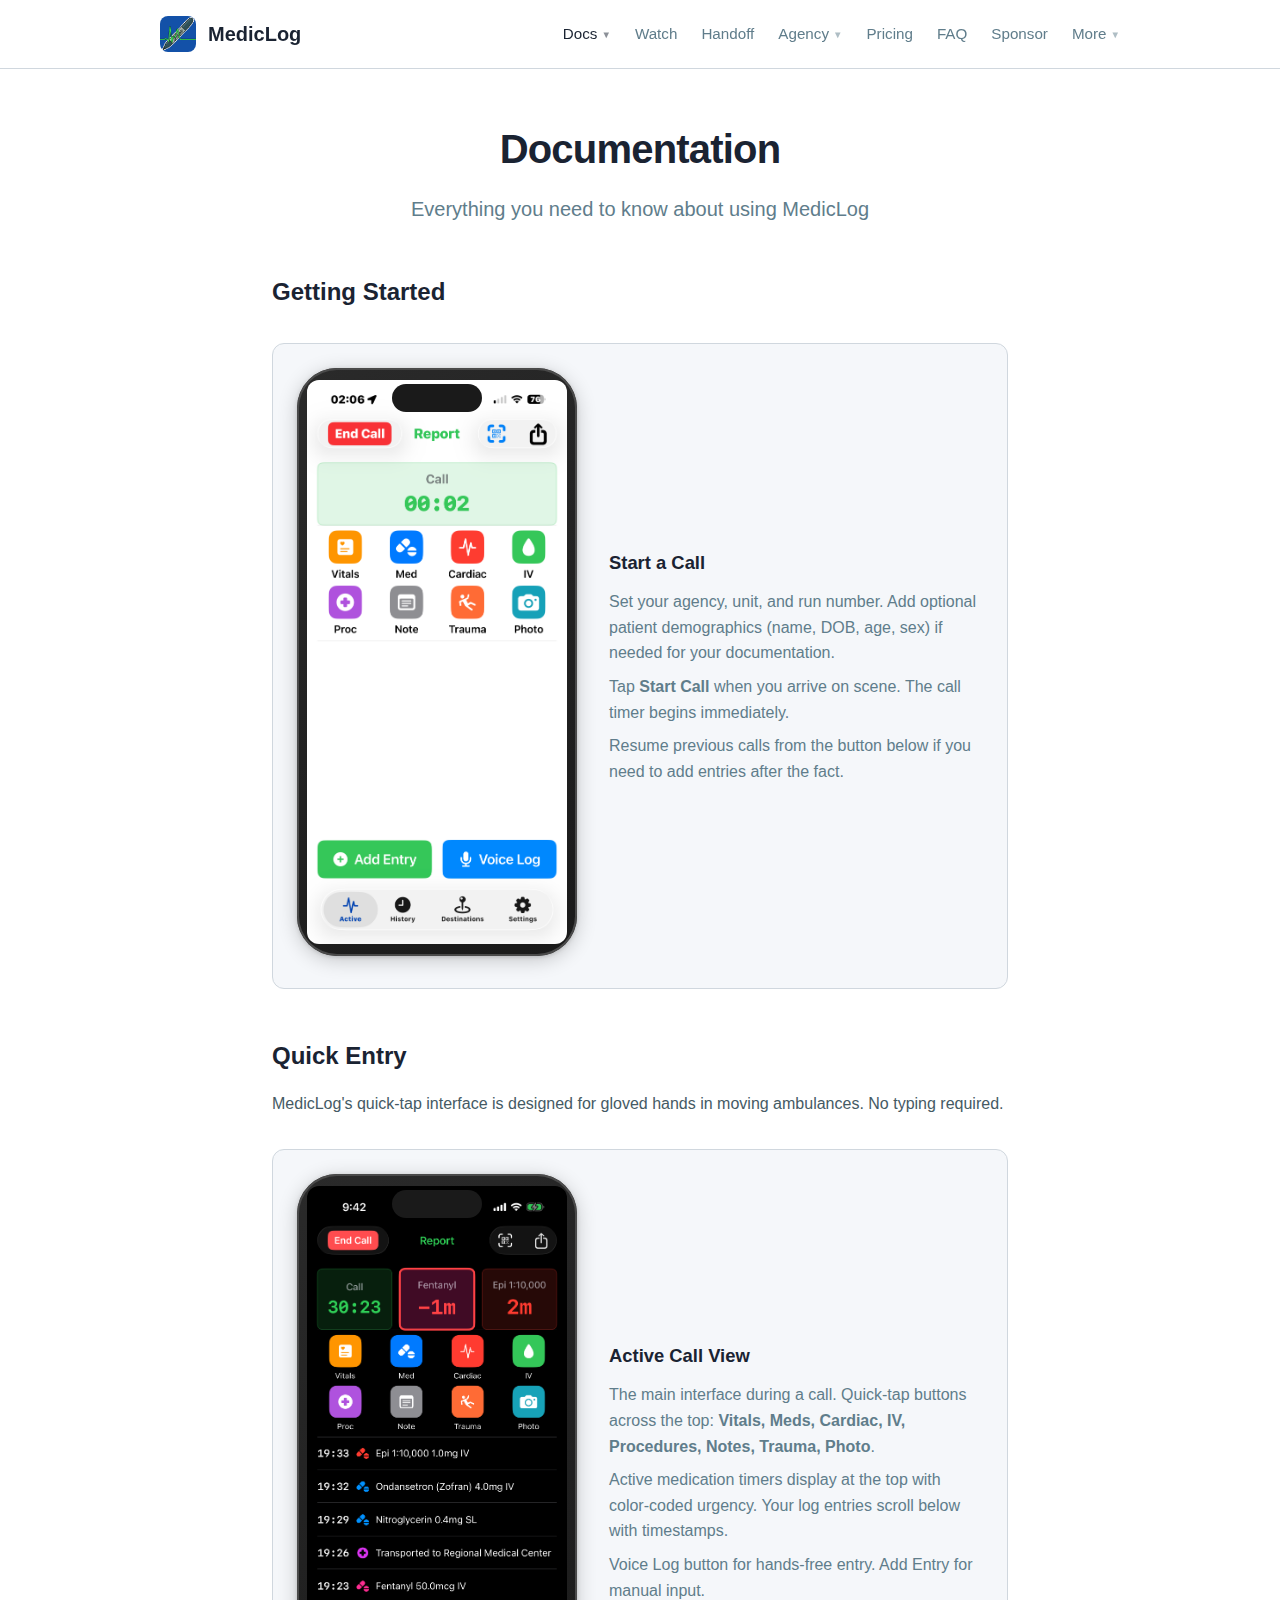
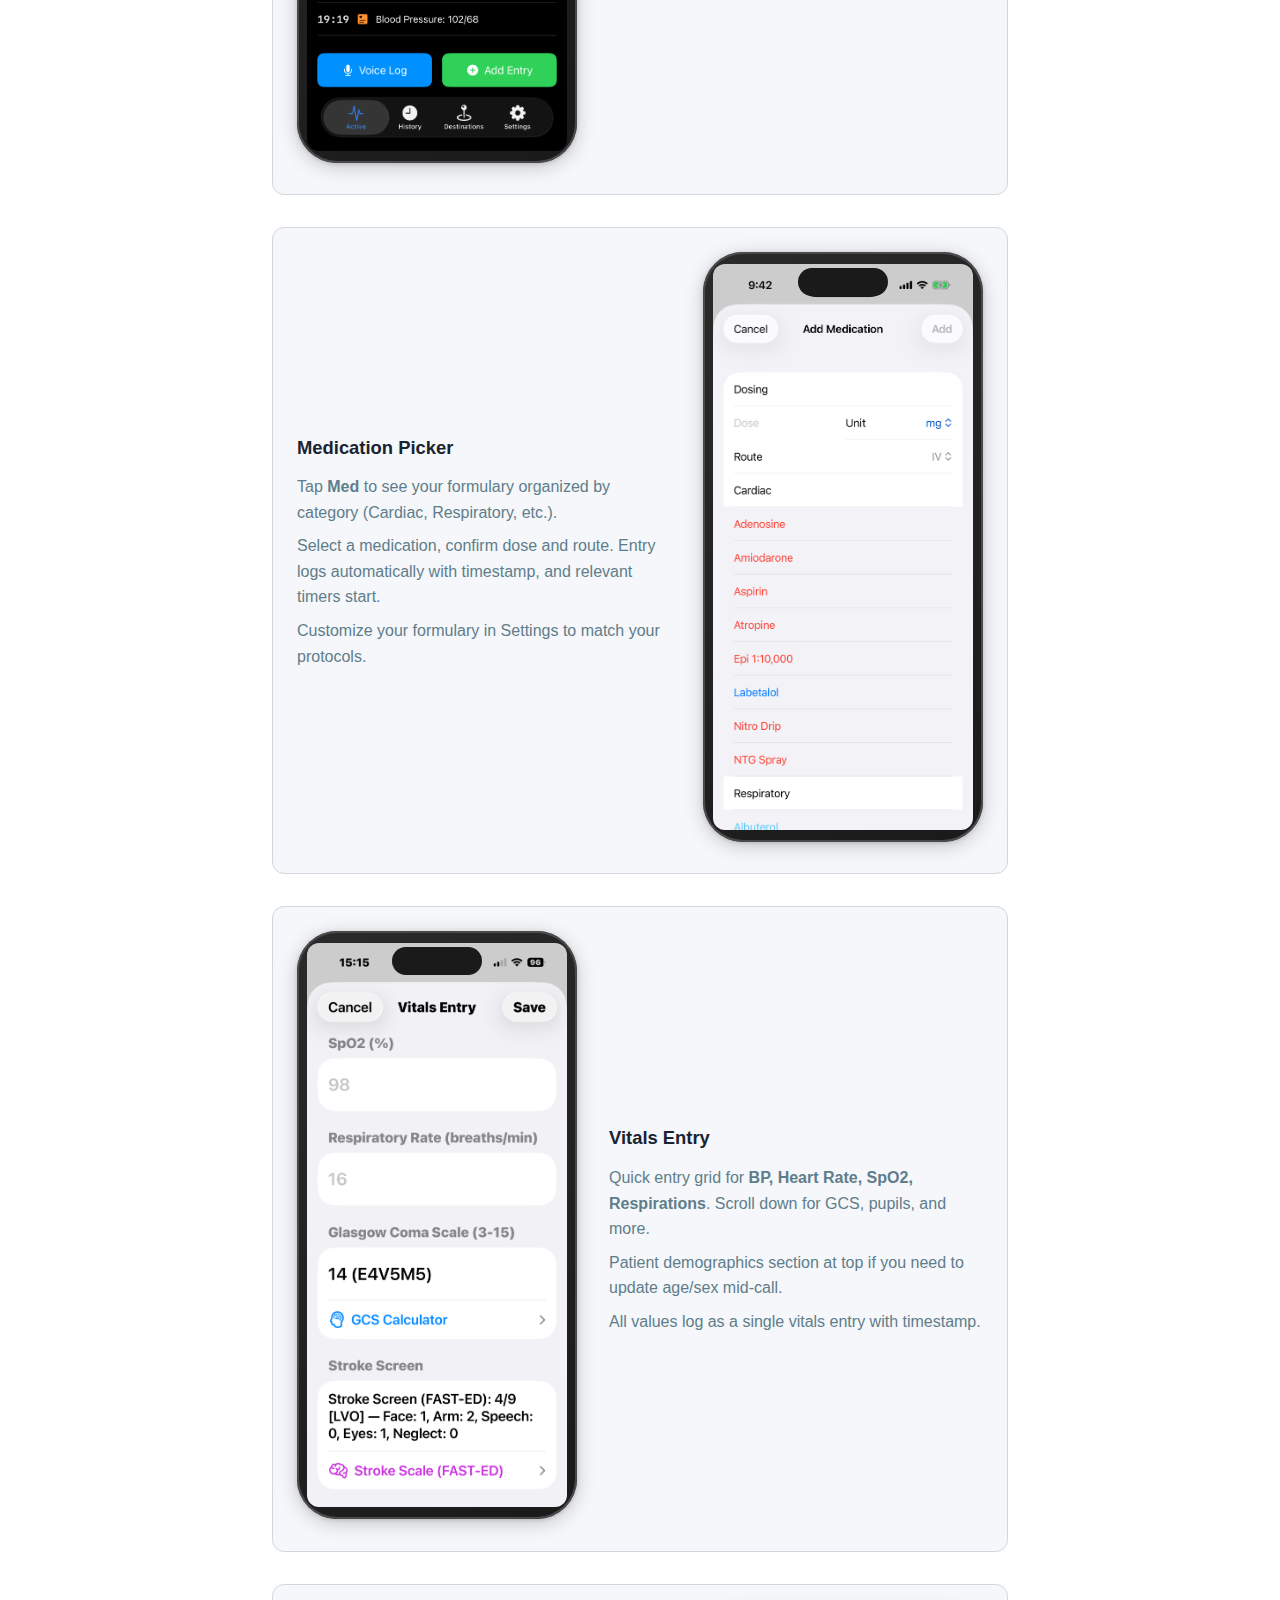
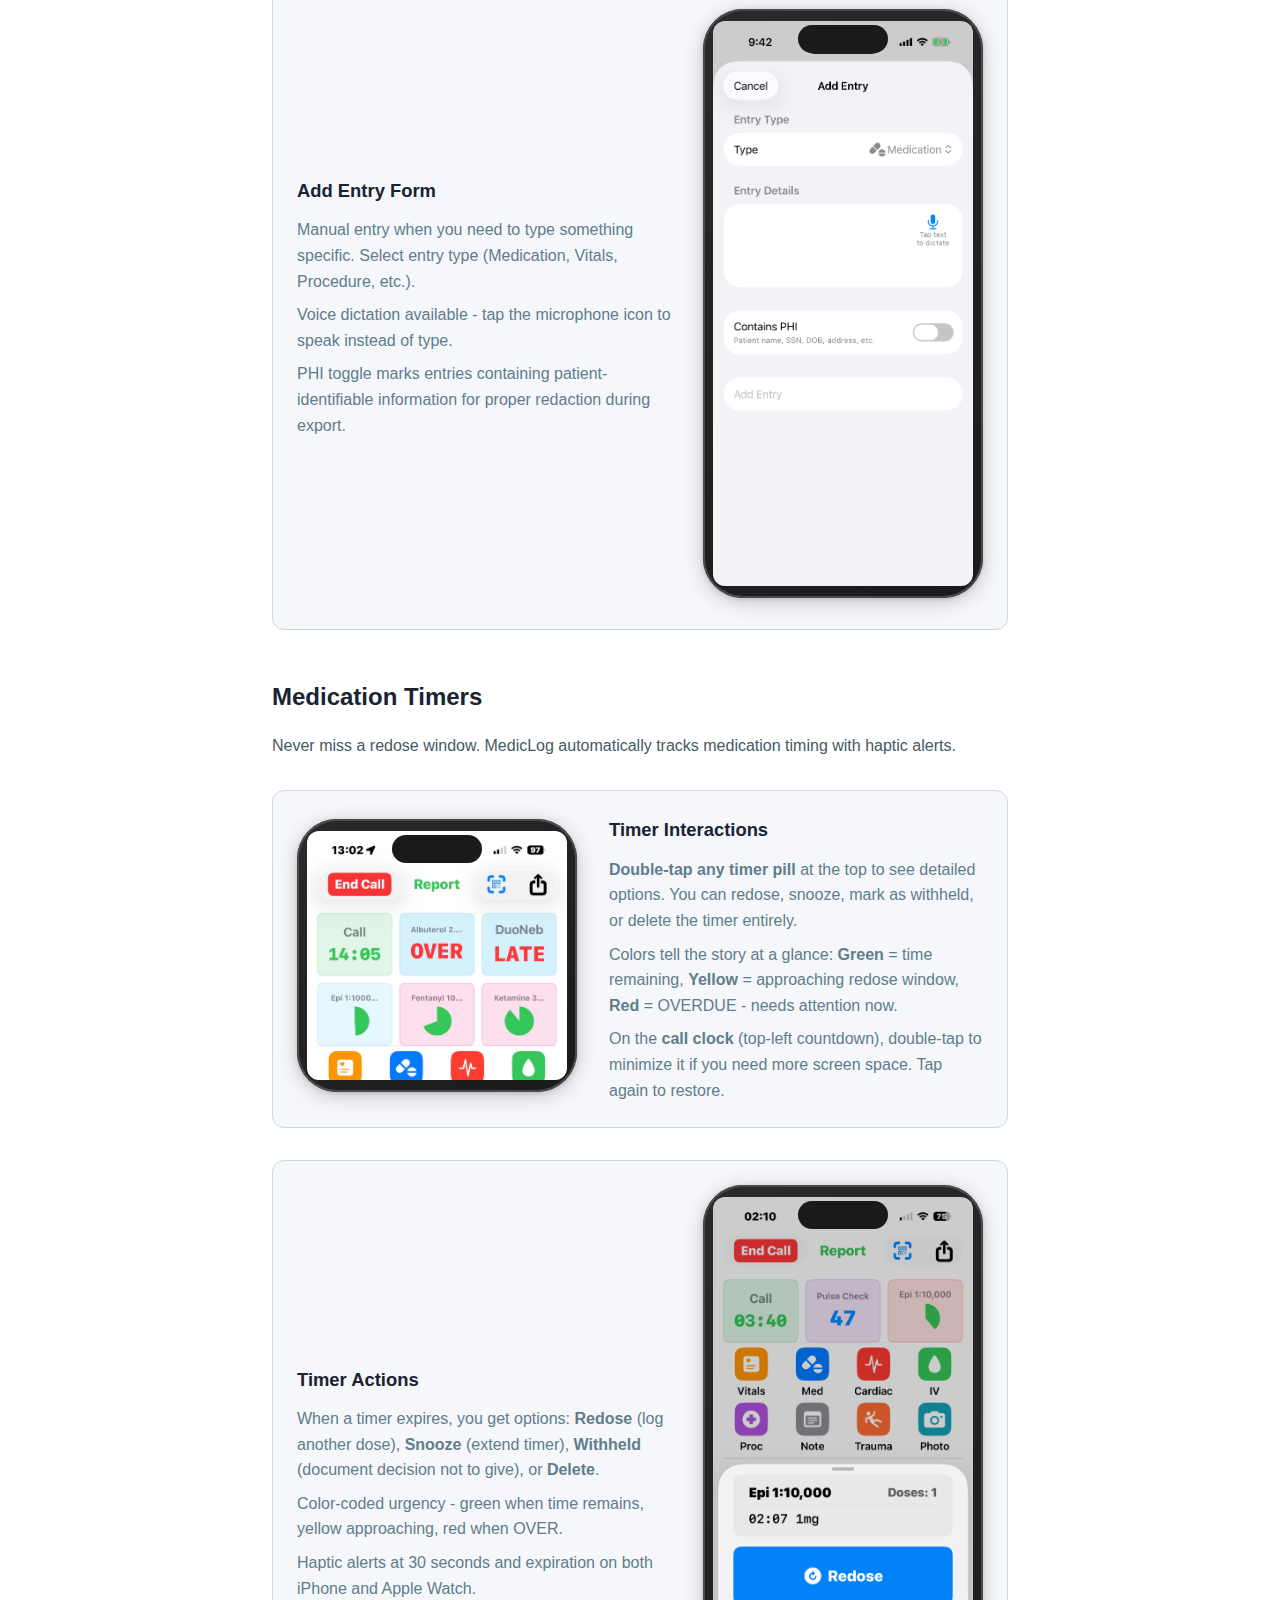
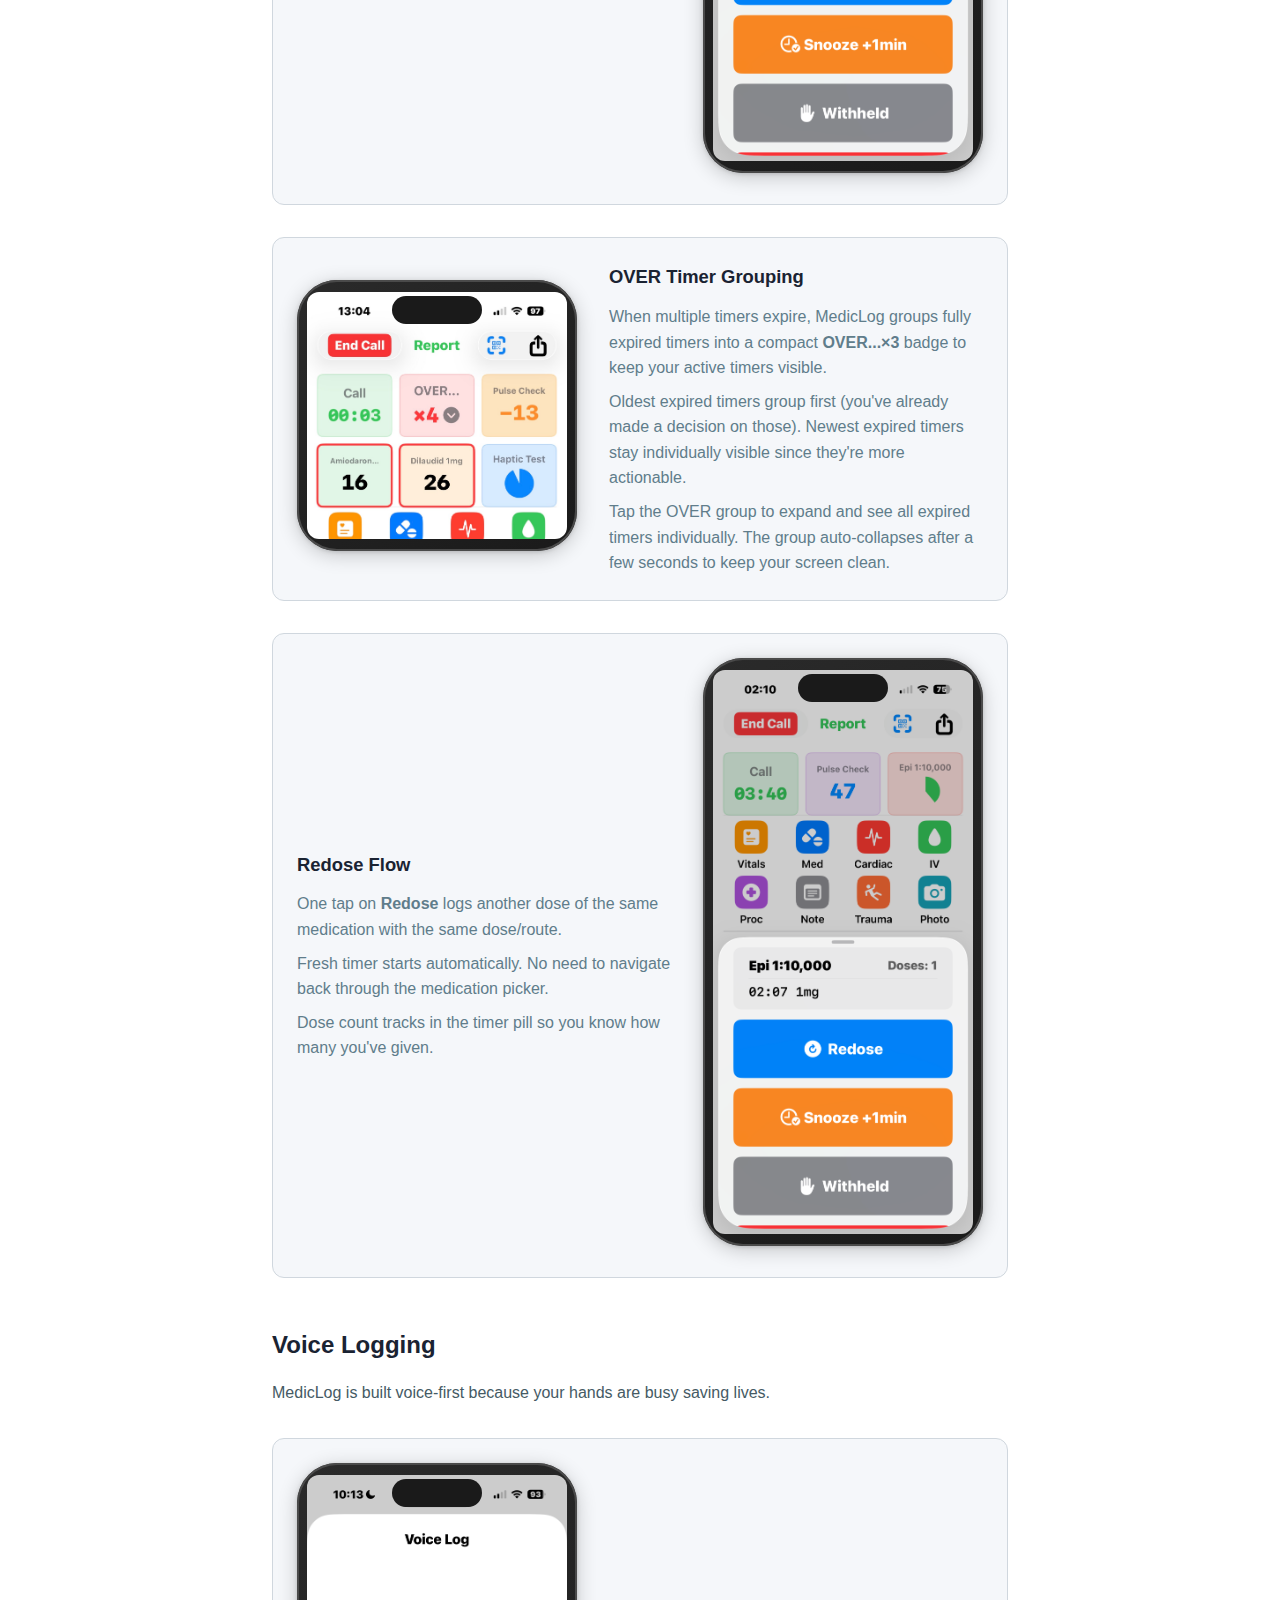
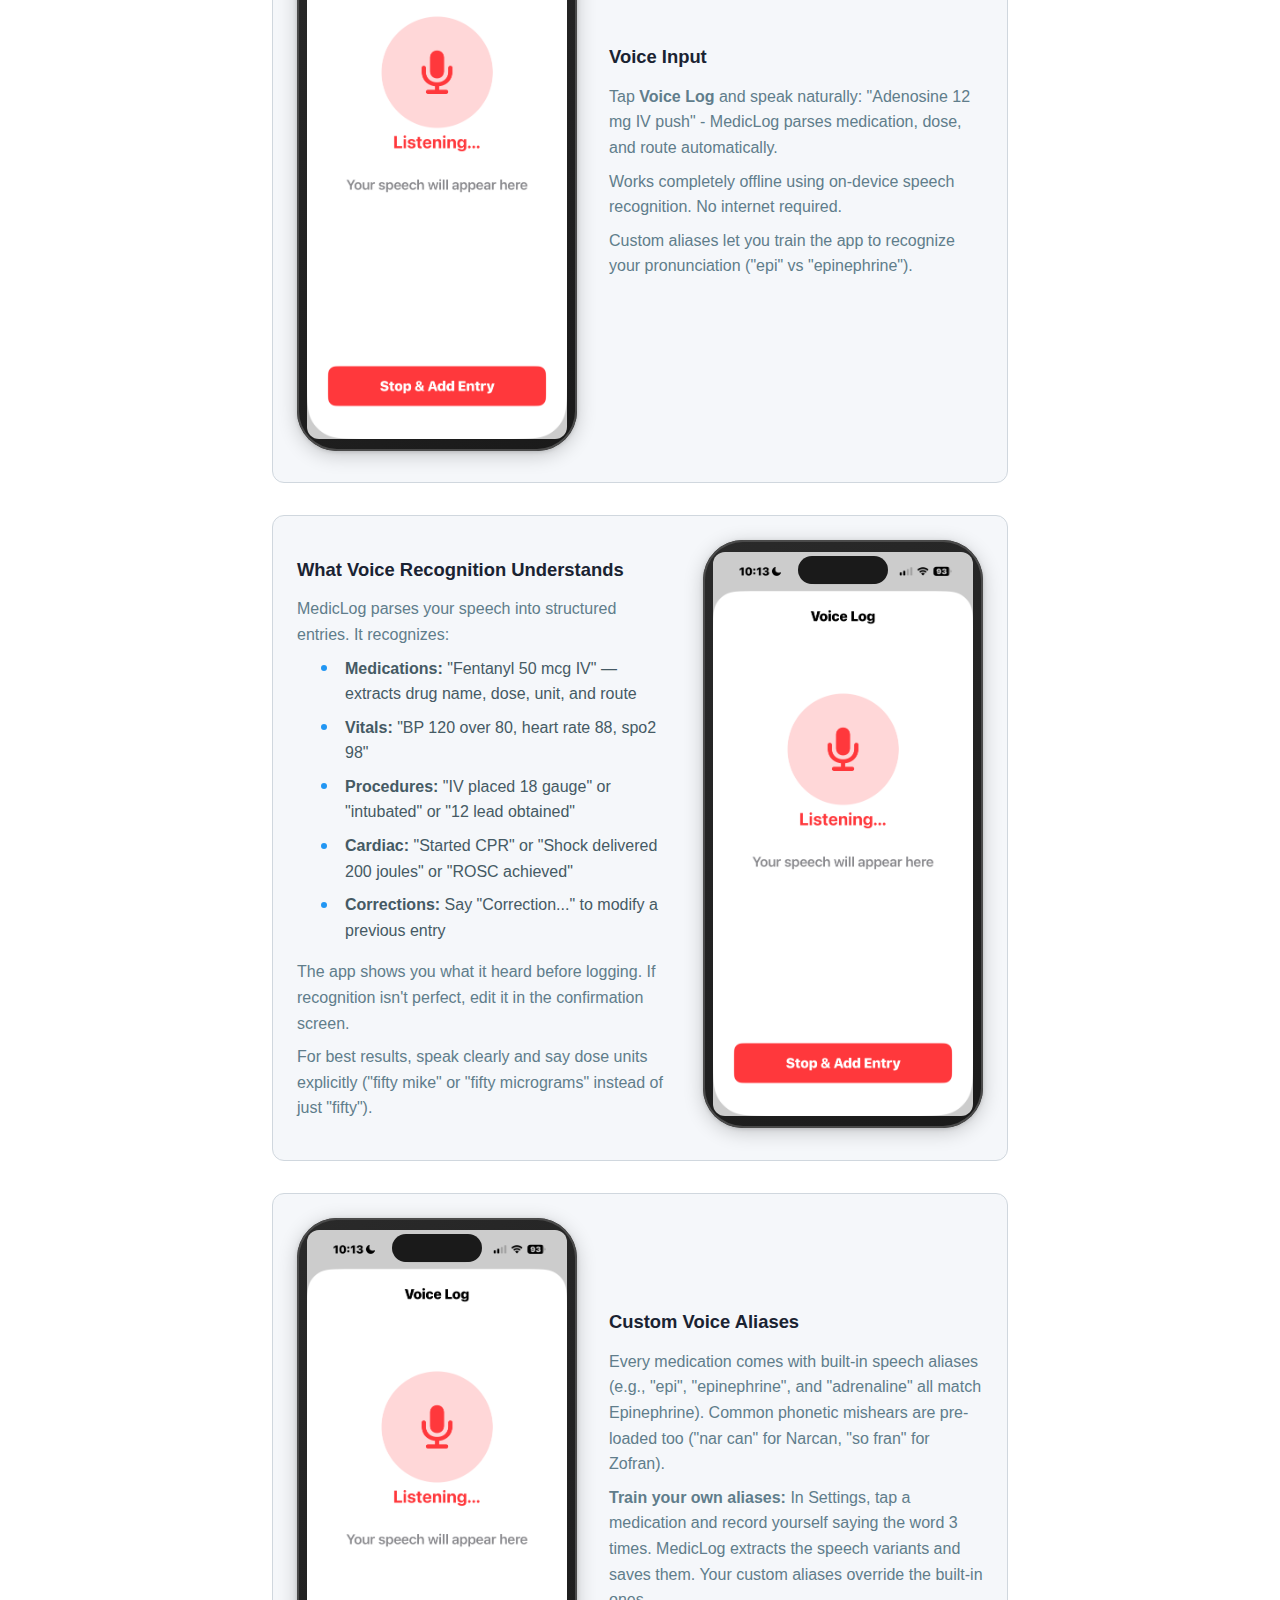
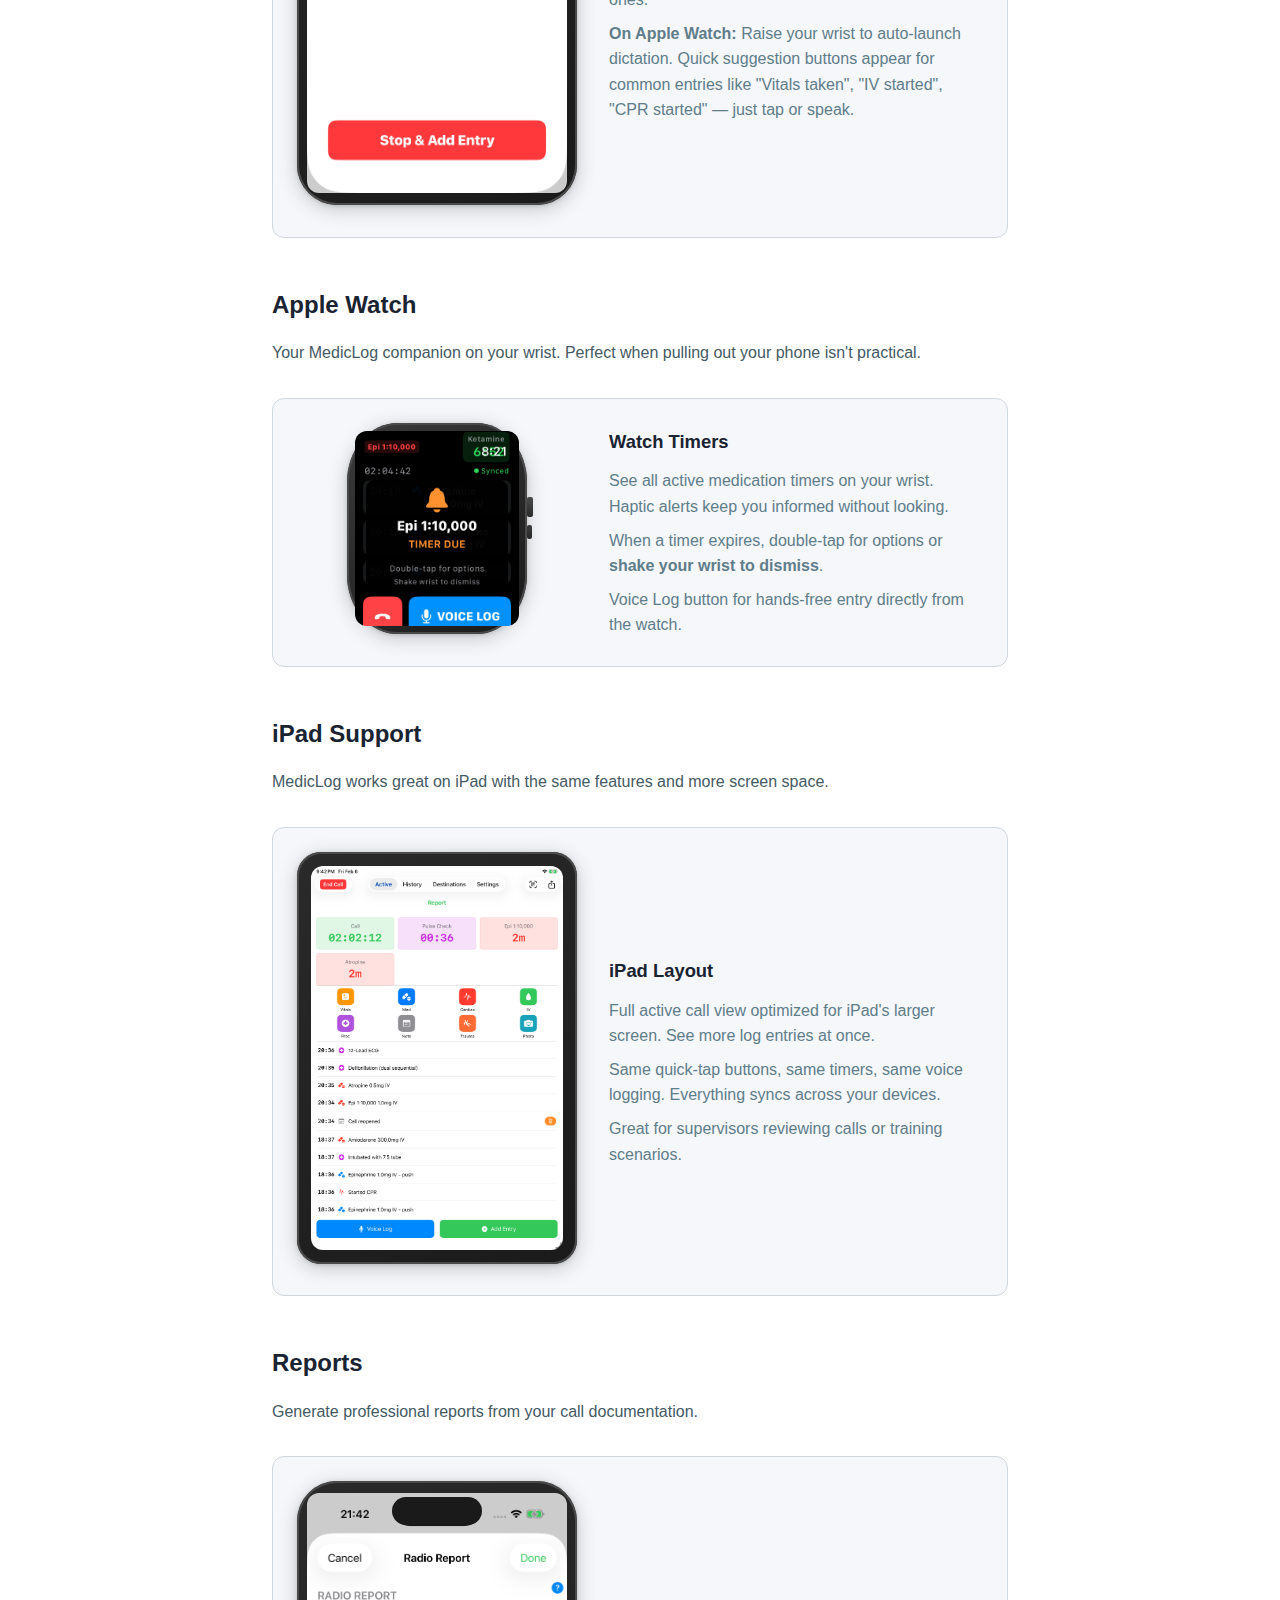
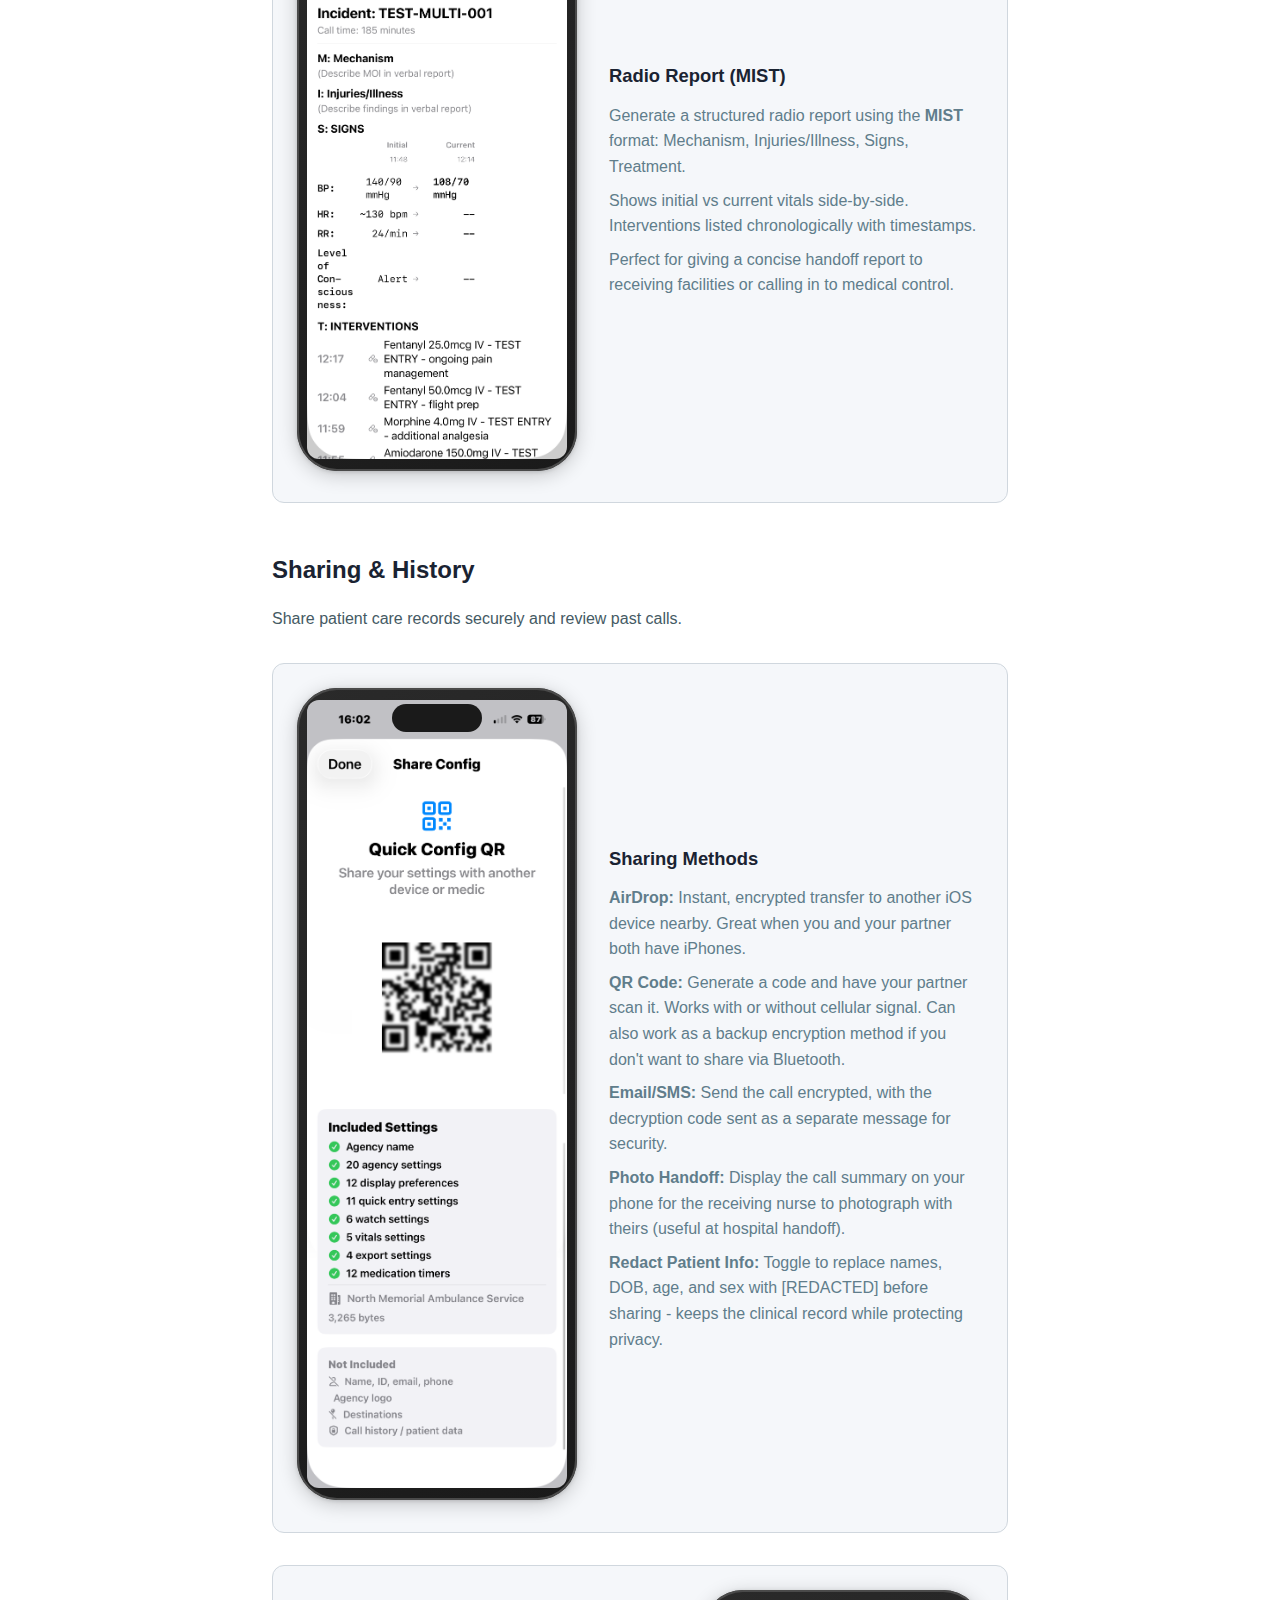
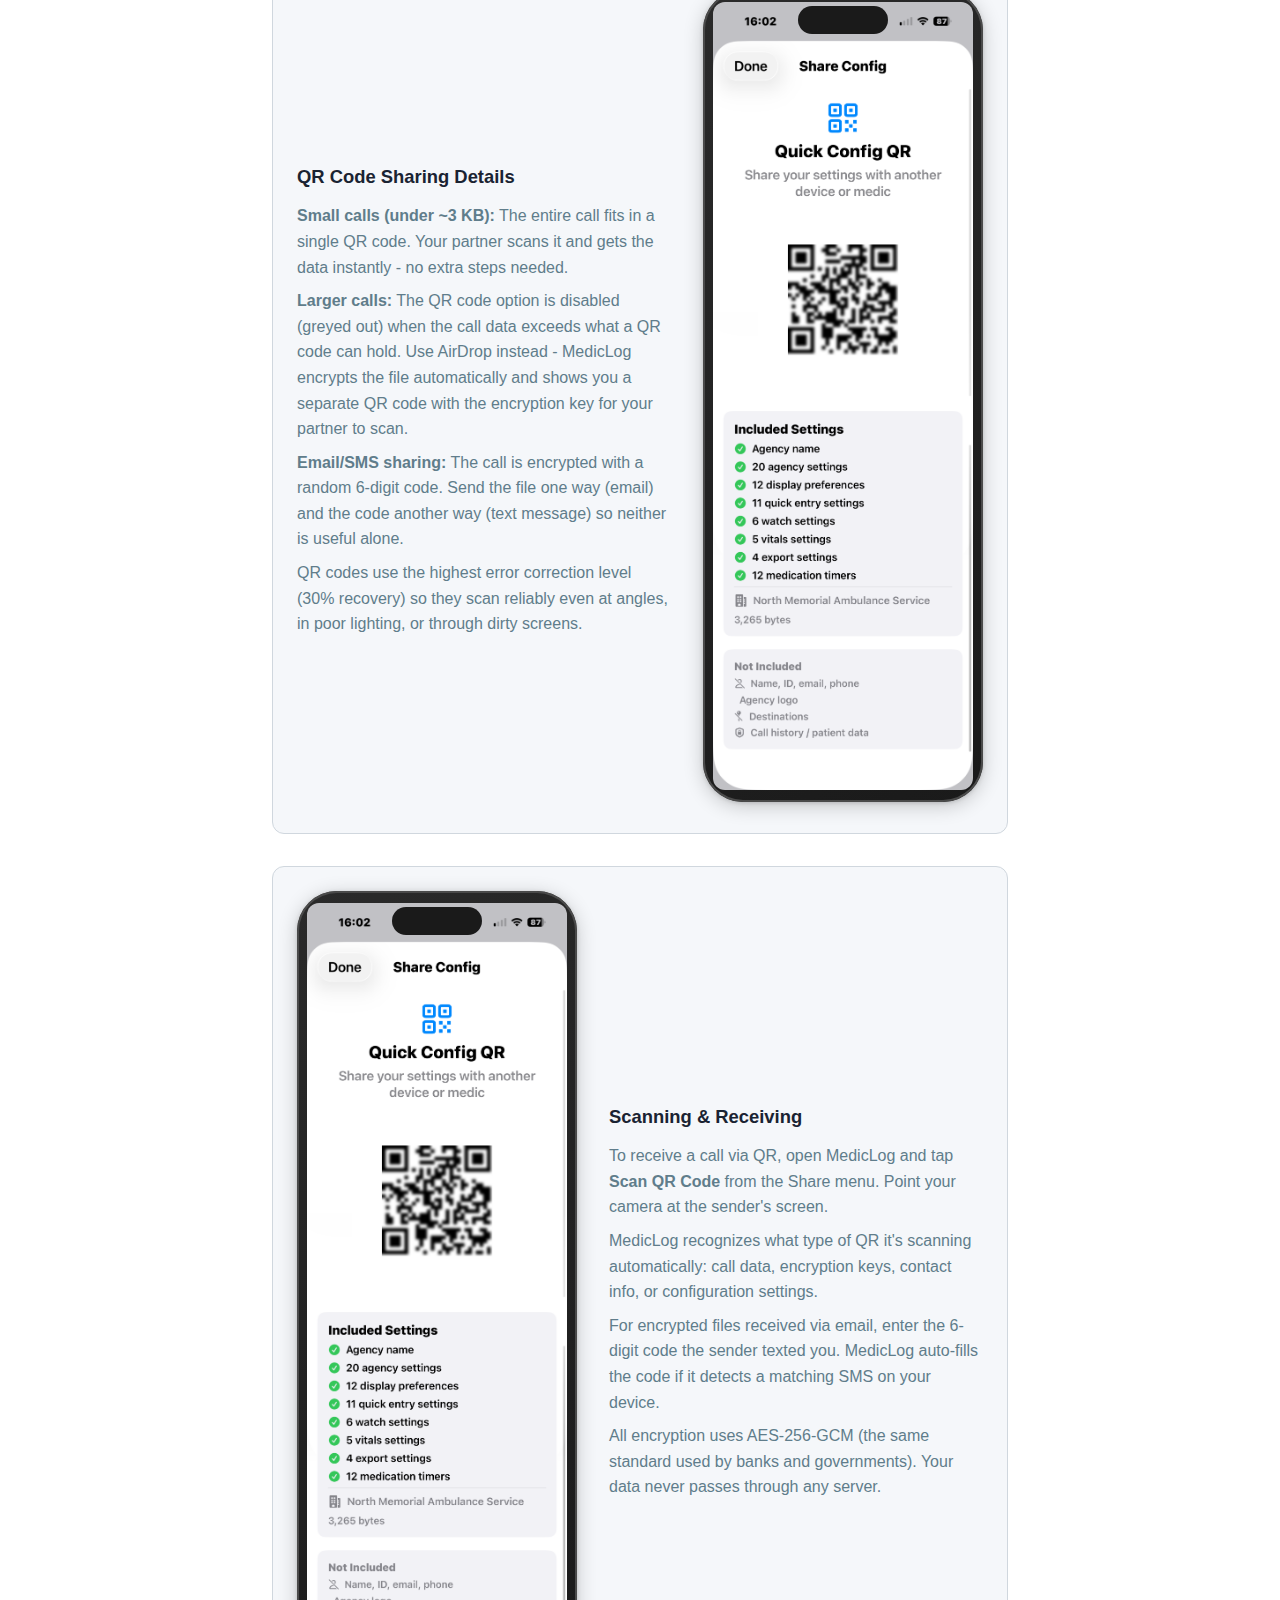
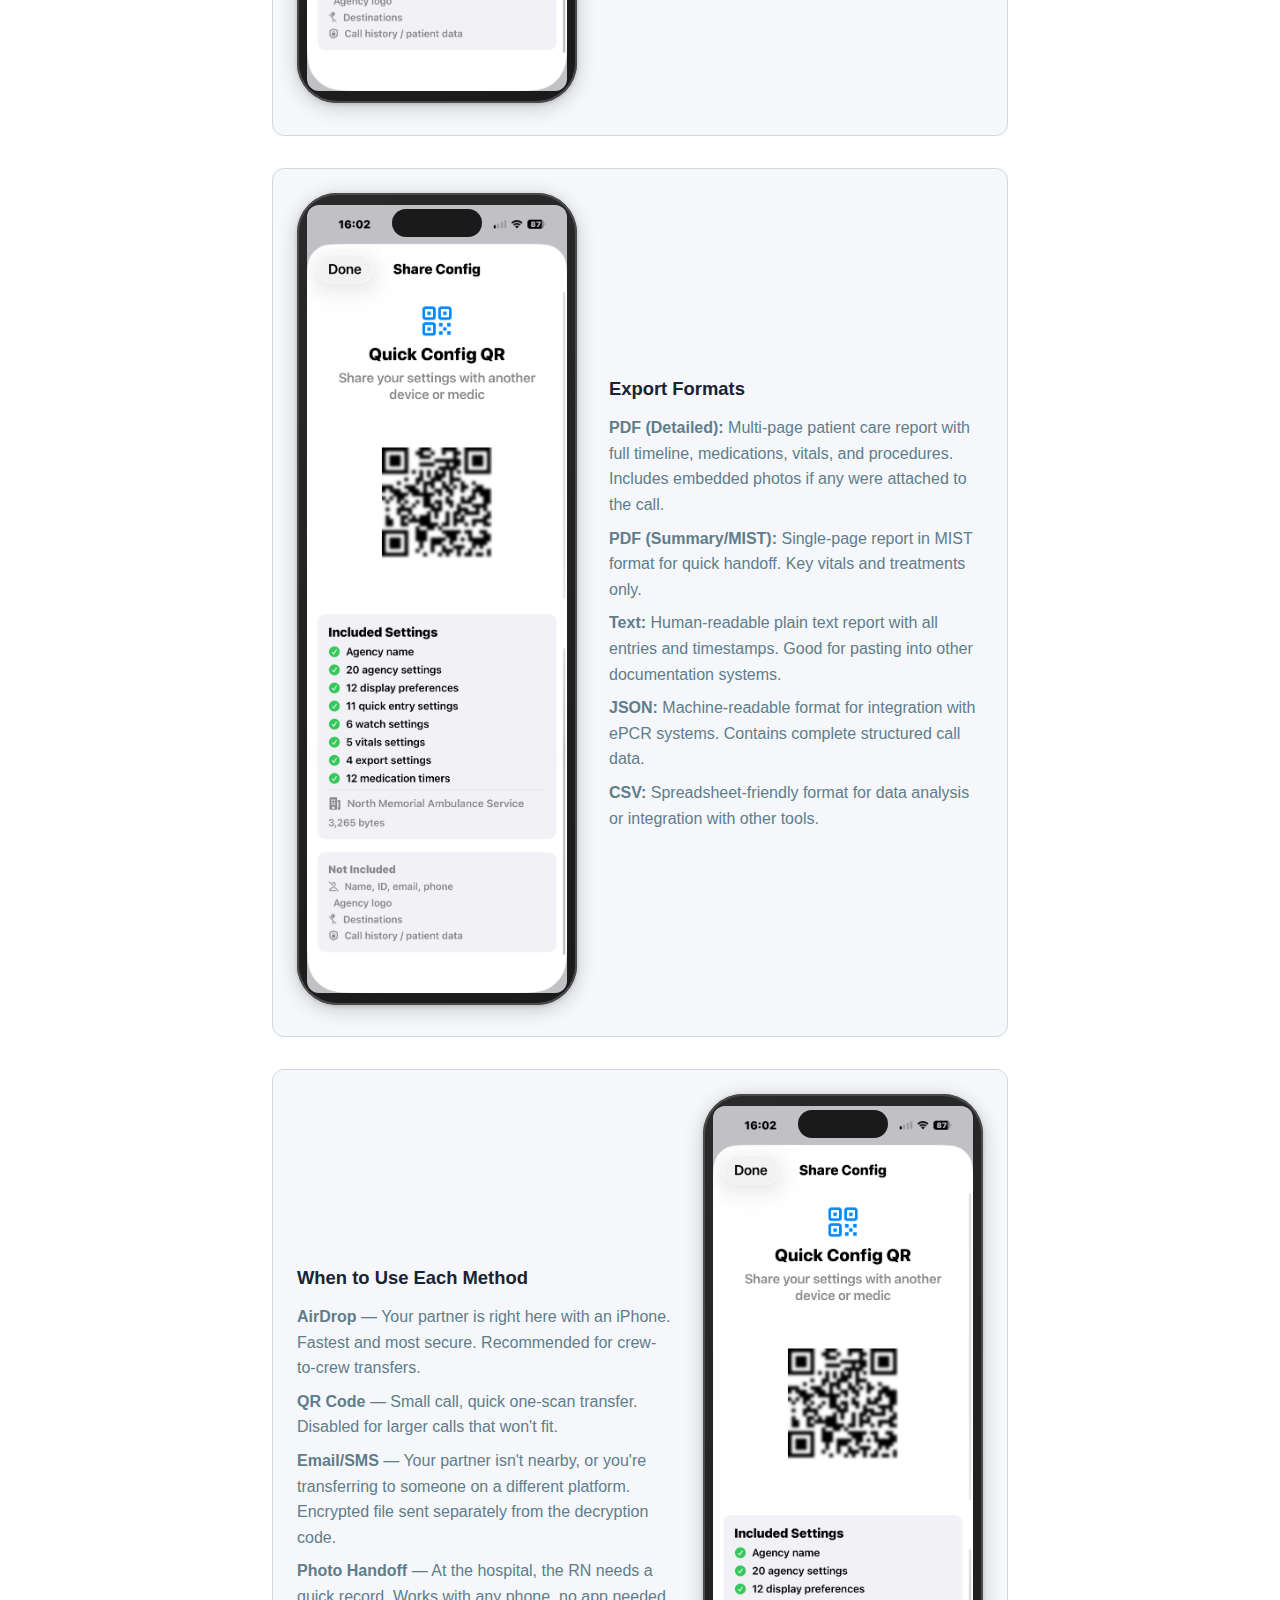
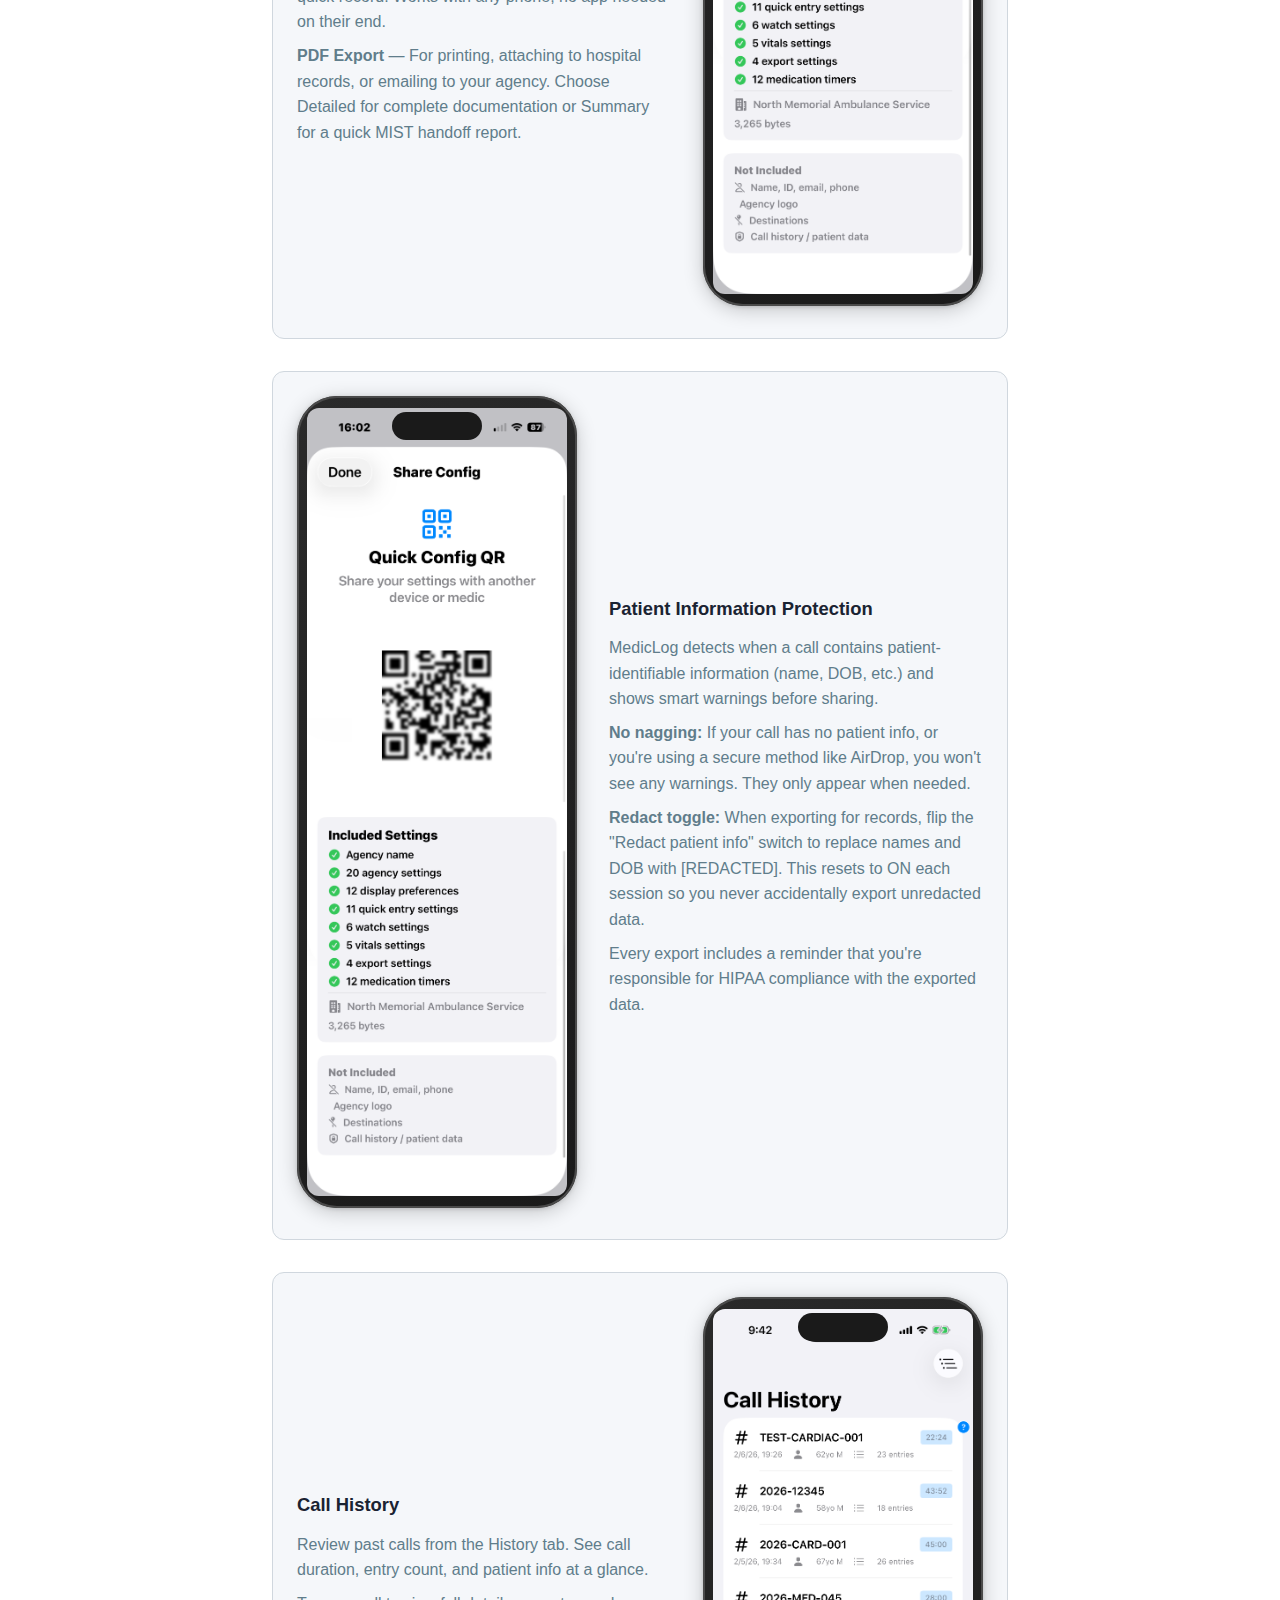
<file: docs.html>
<!DOCTYPE html>
<html lang="en">
<head>
    <meta charset="UTF-8">
    <meta name="viewport" content="width=device-width, initial-scale=1.0">
    <title>Documentation — MedicLog</title>
    <meta name="description" content="Learn how to use MedicLog's features: quick entry, medication timers, voice logging, Apple Watch, and encrypted sharing.">
    <link rel="icon" type="image/png" href="icon.png">
    <link rel="stylesheet" href="styles.css">
</head>
<body>
    <nav class="nav" data-page="docs"></nav>

    <main class="container">
        <header class="page-header">
            <h1>Documentation</h1>
            <p class="subtitle">Everything you need to know about using MedicLog</p>
        </header>

        <!-- Getting Started -->
        <section class="section" id="getting-started">
            <h2>Getting Started</h2>
            <div class="feature-row">
                <div class="feature-screenshot">
                    <div class="device-frame-iphone"><img src="screenshots/01-active-call-light.png" alt="Start Call screen"></div>
                </div>
                <div class="feature-description">
                    <h3>Start a Call</h3>
                    <p>Set your agency, unit, and run number. Add optional patient demographics (name, DOB, age, sex) if needed for your documentation.</p>
                    <p>Tap <strong>Start Call</strong> when you arrive on scene. The call timer begins immediately.</p>
                    <p>Resume previous calls from the button below if you need to add entries after the fact.</p>
                </div>
            </div>
        </section>

        <!-- Quick Entry -->
        <section class="section" id="quick-entry">
            <h2>Quick Entry</h2>
            <p>MedicLog's quick-tap interface is designed for gloved hands in moving ambulances. No typing required.</p>

            <div class="feature-row">
                <div class="feature-screenshot">
                    <div class="device-frame-iphone"><img src="screenshots/01-active-call-dark.png" alt="Active call with button grid"></div>
                </div>
                <div class="feature-description">
                    <h3>Active Call View</h3>
                    <p>The main interface during a call. Quick-tap buttons across the top: <strong>Vitals, Meds, Cardiac, IV, Procedures, Notes, Trauma, Photo</strong>.</p>
                    <p>Active medication timers display at the top with color-coded urgency. Your log entries scroll below with timestamps.</p>
                    <p>Voice Log button for hands-free entry. Add Entry for manual input.</p>
                </div>
            </div>

            <div class="feature-row reverse">
                <div class="feature-screenshot">
                    <div class="device-frame-iphone"><img src="screenshots/05-med-picker.png" alt="Medication picker"></div>
                </div>
                <div class="feature-description">
                    <h3>Medication Picker</h3>
                    <p>Tap <strong>Med</strong> to see your formulary organized by category (Cardiac, Respiratory, etc.).</p>
                    <p>Select a medication, confirm dose and route. Entry logs automatically with timestamp, and relevant timers start.</p>
                    <p>Customize your formulary in Settings to match your protocols.</p>
                </div>
            </div>

            <div class="feature-row">
                <div class="feature-screenshot">
                    <div class="device-frame-iphone"><img src="screenshots/04-vitals-entry.png" alt="Vitals entry form"></div>
                </div>
                <div class="feature-description">
                    <h3>Vitals Entry</h3>
                    <p>Quick entry grid for <strong>BP, Heart Rate, SpO2, Respirations</strong>. Scroll down for GCS, pupils, and more.</p>
                    <p>Patient demographics section at top if you need to update age/sex mid-call.</p>
                    <p>All values log as a single vitals entry with timestamp.</p>
                </div>
            </div>

            <div class="feature-row reverse">
                <div class="feature-screenshot">
                    <div class="device-frame-iphone"><img src="screenshots/03-quick-entry.png" alt="Add Entry form"></div>
                </div>
                <div class="feature-description">
                    <h3>Add Entry Form</h3>
                    <p>Manual entry when you need to type something specific. Select entry type (Medication, Vitals, Procedure, etc.).</p>
                    <p>Voice dictation available - tap the microphone icon to speak instead of type.</p>
                    <p>PHI toggle marks entries containing patient-identifiable information for proper redaction during export.</p>
                </div>
            </div>
        </section>

        <!-- Medication Timers -->
        <section class="section" id="timers">
            <h2>Medication Timers</h2>
            <p>Never miss a redose window. MedicLog automatically tracks medication timing with haptic alerts.</p>

            <div class="feature-row">
                <div class="feature-screenshot">
                    <div class="device-frame-iphone"><img src="screenshots/06-timer-pills.png" alt="Timer pill interactions"></div>
                </div>
                <div class="feature-description">
                    <h3>Timer Interactions</h3>
                    <p><strong>Double-tap any timer pill</strong> at the top to see detailed options. You can redose, snooze, mark as withheld, or delete the timer entirely.</p>
                    <p>Colors tell the story at a glance: <strong>Green</strong> = time remaining, <strong>Yellow</strong> = approaching redose window, <strong>Red</strong> = OVERDUE - needs attention now.</p>
                    <p>On the <strong>call clock</strong> (top-left countdown), double-tap to minimize it if you need more screen space. Tap again to restore.</p>
                </div>
            </div>

            <div class="feature-row reverse">
                <div class="feature-screenshot">
                    <div class="device-frame-iphone"><img src="screenshots/07-timer-redose.png" alt="Timer action menu"></div>
                </div>
                <div class="feature-description">
                    <h3>Timer Actions</h3>
                    <p>When a timer expires, you get options: <strong>Redose</strong> (log another dose), <strong>Snooze</strong> (extend timer), <strong>Withheld</strong> (document decision not to give), or <strong>Delete</strong>.</p>
                    <p>Color-coded urgency - green when time remains, yellow approaching, red when OVER.</p>
                    <p>Haptic alerts at 30 seconds and expiration on both iPhone and Apple Watch.</p>
                </div>
            </div>

            <div class="feature-row">
                <div class="feature-screenshot">
                    <div class="device-frame-iphone"><img src="screenshots/06-timer-over.png" alt="OVER timer grouping"></div>
                </div>
                <div class="feature-description">
                    <h3>OVER Timer Grouping</h3>
                    <p>When multiple timers expire, MedicLog groups fully expired timers into a compact <strong>OVER...×3</strong> badge to keep your active timers visible.</p>
                    <p>Oldest expired timers group first (you've already made a decision on those). Newest expired timers stay individually visible since they're more actionable.</p>
                    <p>Tap the OVER group to expand and see all expired timers individually. The group auto-collapses after a few seconds to keep your screen clean.</p>
                </div>
            </div>

            <div class="feature-row reverse">
                <div class="feature-screenshot">
                    <div class="device-frame-iphone"><img src="screenshots/07-timer-redose.png" alt="Timer redose"></div>
                </div>
                <div class="feature-description">
                    <h3>Redose Flow</h3>
                    <p>One tap on <strong>Redose</strong> logs another dose of the same medication with the same dose/route.</p>
                    <p>Fresh timer starts automatically. No need to navigate back through the medication picker.</p>
                    <p>Dose count tracks in the timer pill so you know how many you've given.</p>
                </div>
            </div>
        </section>

        <!-- Voice Logging -->
        <section class="section" id="voice">
            <h2>Voice Logging</h2>
            <p>MedicLog is built voice-first because your hands are busy saving lives.</p>

            <div class="feature-row">
                <div class="feature-screenshot">
                    <div class="device-frame-iphone"><img src="screenshots/02-voice-entry.png" alt="Voice entry"></div>
                </div>
                <div class="feature-description">
                    <h3>Voice Input</h3>
                    <p>Tap <strong>Voice Log</strong> and speak naturally: "Adenosine 12 mg IV push" - MedicLog parses medication, dose, and route automatically.</p>
                    <p>Works completely offline using on-device speech recognition. No internet required.</p>
                    <p>Custom aliases let you train the app to recognize your pronunciation ("epi" vs "epinephrine").</p>
                </div>
            </div>

            <div class="feature-row reverse">
                <div class="feature-screenshot">
                    <div class="device-frame-iphone"><img src="screenshots/02-voice-entry.png" alt="Voice entry confirmation"></div>
                </div>
                <div class="feature-description">
                    <h3>What Voice Recognition Understands</h3>
                    <p>MedicLog parses your speech into structured entries. It recognizes:</p>
                    <ul style="margin-top: 0.5rem; padding-left: 1.5rem;">
                        <li><strong>Medications:</strong> "Fentanyl 50 mcg IV" — extracts drug name, dose, unit, and route</li>
                        <li><strong>Vitals:</strong> "BP 120 over 80, heart rate 88, spo2 98"</li>
                        <li><strong>Procedures:</strong> "IV placed 18 gauge" or "intubated" or "12 lead obtained"</li>
                        <li><strong>Cardiac:</strong> "Started CPR" or "Shock delivered 200 joules" or "ROSC achieved"</li>
                        <li><strong>Corrections:</strong> Say "Correction..." to modify a previous entry</li>
                    </ul>
                    <p>The app shows you what it heard before logging. If recognition isn't perfect, edit it in the confirmation screen.</p>
                    <p>For best results, speak clearly and say dose units explicitly ("fifty mike" or "fifty micrograms" instead of just "fifty").</p>
                </div>
            </div>

            <div class="feature-row">
                <div class="feature-screenshot">
                    <div class="device-frame-iphone"><img src="screenshots/02-voice-entry.png" alt="Custom voice aliases"></div>
                </div>
                <div class="feature-description">
                    <h3>Custom Voice Aliases</h3>
                    <p>Every medication comes with built-in speech aliases (e.g., "epi", "epinephrine", and "adrenaline" all match Epinephrine). Common phonetic mishears are pre-loaded too ("nar can" for Narcan, "so fran" for Zofran).</p>
                    <p><strong>Train your own aliases:</strong> In Settings, tap a medication and record yourself saying the word 3 times. MedicLog extracts the speech variants and saves them. Your custom aliases override the built-in ones.</p>
                    <p><strong>On Apple Watch:</strong> Raise your wrist to auto-launch dictation. Quick suggestion buttons appear for common entries like "Vitals taken", "IV started", "CPR started" — just tap or speak.</p>
                </div>
            </div>
        </section>

        <!-- Apple Watch -->
        <section class="section" id="watch">
            <h2>Apple Watch</h2>
            <p>Your MedicLog companion on your wrist. Perfect when pulling out your phone isn't practical.</p>

            <div class="feature-row">
                <div class="feature-screenshot">
                    <div class="device-frame-watch"><img src="screenshots/watch-timers.png" alt="Watch timer display"></div>
                </div>
                <div class="feature-description">
                    <h3>Watch Timers</h3>
                    <p>See all active medication timers on your wrist. Haptic alerts keep you informed without looking.</p>
                    <p>When a timer expires, double-tap for options or <strong>shake your wrist to dismiss</strong>.</p>
                    <p>Voice Log button for hands-free entry directly from the watch.</p>
                </div>
            </div>
        </section>

        <!-- iPad Support -->
        <section class="section" id="ipad">
            <h2>iPad Support</h2>
            <p>MedicLog works great on iPad with the same features and more screen space.</p>

            <div class="feature-row">
                <div class="feature-screenshot">
                    <div class="device-frame-ipad"><img src="screenshots/ipad-active-call.png" alt="iPad active call"></div>
                </div>
                <div class="feature-description">
                    <h3>iPad Layout</h3>
                    <p>Full active call view optimized for iPad's larger screen. See more log entries at once.</p>
                    <p>Same quick-tap buttons, same timers, same voice logging. Everything syncs across your devices.</p>
                    <p>Great for supervisors reviewing calls or training scenarios.</p>
                </div>
            </div>
        </section>

        <!-- Reports -->
        <section class="section" id="reports">
            <h2>Reports</h2>
            <p>Generate professional reports from your call documentation.</p>

            <div class="feature-row">
                <div class="feature-screenshot">
                    <div class="device-frame-iphone"><img src="screenshots/16-radio-report.png" alt="Radio Report MIST format"></div>
                </div>
                <div class="feature-description">
                    <h3>Radio Report (MIST)</h3>
                    <p>Generate a structured radio report using the <strong>MIST</strong> format: Mechanism, Injuries/Illness, Signs, Treatment.</p>
                    <p>Shows initial vs current vitals side-by-side. Interventions listed chronologically with timestamps.</p>
                    <p>Perfect for giving a concise handoff report to receiving facilities or calling in to medical control.</p>
                </div>
            </div>
        </section>

        <!-- Sharing & History -->
        <section class="section" id="sharing">
            <h2>Sharing &amp; History</h2>
            <p>Share patient care records securely and review past calls.</p>

            <div class="feature-row">
                <div class="feature-screenshot">
                    <div class="device-frame-iphone"><img src="screenshots/09-qr-share.png" alt="Share and export menu"></div>
                </div>
                <div class="feature-description">
                    <h3>Sharing Methods</h3>
                    <p><strong>AirDrop:</strong> Instant, encrypted transfer to another iOS device nearby. Great when you and your partner both have iPhones.</p>
                    <p><strong>QR Code:</strong> Generate a code and have your partner scan it. Works with or without cellular signal. Can also work as a backup encryption method if you don't want to share via Bluetooth.</p>
                    <p><strong>Email/SMS:</strong> Send the call encrypted, with the decryption code sent as a separate message for security.</p>
                    <p><strong>Photo Handoff:</strong> Display the call summary on your phone for the receiving nurse to photograph with theirs (useful at hospital handoff).</p>
                    <p><strong>Redact Patient Info:</strong> Toggle to replace names, DOB, age, and sex with [REDACTED] before sharing - keeps the clinical record while protecting privacy.</p>
                </div>
            </div>

            <div class="feature-row reverse">
                <div class="feature-screenshot">
                    <div class="device-frame-iphone"><img src="screenshots/09-qr-share.png" alt="QR code sharing"></div>
                </div>
                <div class="feature-description">
                    <h3>QR Code Sharing Details</h3>
                    <p><strong>Small calls (under ~3 KB):</strong> The entire call fits in a single QR code. Your partner scans it and gets the data instantly - no extra steps needed.</p>
                    <p><strong>Larger calls:</strong> The QR code option is disabled (greyed out) when the call data exceeds what a QR code can hold. Use AirDrop instead - MedicLog encrypts the file automatically and shows you a separate QR code with the encryption key for your partner to scan.</p>
                    <p><strong>Email/SMS sharing:</strong> The call is encrypted with a random 6-digit code. Send the file one way (email) and the code another way (text message) so neither is useful alone.</p>
                    <p>QR codes use the highest error correction level (30% recovery) so they scan reliably even at angles, in poor lighting, or through dirty screens.</p>
                </div>
            </div>

            <div class="feature-row">
                <div class="feature-screenshot">
                    <div class="device-frame-iphone"><img src="screenshots/09-qr-share.png" alt="QR scanning"></div>
                </div>
                <div class="feature-description">
                    <h3>Scanning &amp; Receiving</h3>
                    <p>To receive a call via QR, open MedicLog and tap <strong>Scan QR Code</strong> from the Share menu. Point your camera at the sender's screen.</p>
                    <p>MedicLog recognizes what type of QR it's scanning automatically: call data, encryption keys, contact info, or configuration settings.</p>
                    <p>For encrypted files received via email, enter the 6-digit code the sender texted you. MedicLog auto-fills the code if it detects a matching SMS on your device.</p>
                    <p>All encryption uses AES-256-GCM (the same standard used by banks and governments). Your data never passes through any server.</p>
                </div>
            </div>

            <div class="feature-row">
                <div class="feature-screenshot">
                    <div class="device-frame-iphone"><img src="screenshots/09-qr-share.png" alt="Export formats"></div>
                </div>
                <div class="feature-description">
                    <h3>Export Formats</h3>
                    <p><strong>PDF (Detailed):</strong> Multi-page patient care report with full timeline, medications, vitals, and procedures. Includes embedded photos if any were attached to the call.</p>
                    <p><strong>PDF (Summary/MIST):</strong> Single-page report in MIST format for quick handoff. Key vitals and treatments only.</p>
                    <p><strong>Text:</strong> Human-readable plain text report with all entries and timestamps. Good for pasting into other documentation systems.</p>
                    <p><strong>JSON:</strong> Machine-readable format for integration with ePCR systems. Contains complete structured call data.</p>
                    <p><strong>CSV:</strong> Spreadsheet-friendly format for data analysis or integration with other tools.</p>
                </div>
            </div>

            <div class="feature-row reverse">
                <div class="feature-screenshot">
                    <div class="device-frame-iphone"><img src="screenshots/09-qr-share.png" alt="When to use each sharing method"></div>
                </div>
                <div class="feature-description">
                    <h3>When to Use Each Method</h3>
                    <p><strong>AirDrop</strong> — Your partner is right here with an iPhone. Fastest and most secure. Recommended for crew-to-crew transfers.</p>
                    <p><strong>QR Code</strong> — Small call, quick one-scan transfer. Disabled for larger calls that won't fit.</p>
                    <p><strong>Email/SMS</strong> — Your partner isn't nearby, or you're transferring to someone on a different platform. Encrypted file sent separately from the decryption code.</p>
                    <p><strong>Photo Handoff</strong> — At the hospital, the RN needs a quick record. Works with any phone, no app needed on their end.</p>
                    <p><strong>PDF Export</strong> — For printing, attaching to hospital records, or emailing to your agency. Choose Detailed for complete documentation or Summary for a quick MIST handoff report.</p>
                </div>
            </div>

            <div class="feature-row">
                <div class="feature-screenshot">
                    <div class="device-frame-iphone"><img src="screenshots/09-qr-share.png" alt="PHI warnings"></div>
                </div>
                <div class="feature-description">
                    <h3>Patient Information Protection</h3>
                    <p>MedicLog detects when a call contains patient-identifiable information (name, DOB, etc.) and shows smart warnings before sharing.</p>
                    <p><strong>No nagging:</strong> If your call has no patient info, or you're using a secure method like AirDrop, you won't see any warnings. They only appear when needed.</p>
                    <p><strong>Redact toggle:</strong> When exporting for records, flip the "Redact patient info" switch to replace names and DOB with [REDACTED]. This resets to ON each session so you never accidentally export unredacted data.</p>
                    <p>Every export includes a reminder that you're responsible for HIPAA compliance with the exported data.</p>
                </div>
            </div>

            <div class="feature-row reverse">
                <div class="feature-screenshot">
                    <div class="device-frame-iphone"><img src="screenshots/08-call-history.png" alt="Call history"></div>
                </div>
                <div class="feature-description">
                    <h3>Call History</h3>
                    <p>Review past calls from the History tab. See call duration, entry count, and patient info at a glance.</p>
                    <p>Tap any call to view full details, export records, or resume to add more entries.</p>
                    <p>All data stays on your device - no cloud sync, no account required.</p>
                </div>
            </div>
        </section>

        <!-- Hospital Handoff Report -->
        <section class="section" id="handoff">
            <h2>Hospital Handoff Report</h2>
            <p>Hand off your documentation directly to the receiving facility with a professional report.</p>

            <div class="feature-row">
                <div class="feature-screenshot">
                    <div class="device-frame-iphone"><img src="screenshots/16-radio-report.png" alt="Hospital handoff report"></div>
                </div>
                <div class="feature-description">
                    <h3>Hospital Handoff</h3>
                    <p>Tap the <strong>Report</strong> button in the toolbar during any call, or find it in the Share menu. MedicLog can also prompt you automatically when you end a call.</p>
                    <p>The report is organized for bedside reference, not as a minute-by-minute timeline. Sections include:</p>
                    <ul style="margin-top: 0.5rem; padding-left: 1.5rem;">
                        <li><strong>Vital Signs Trend:</strong> Scrollable table showing BP, HR, RR, SpO&#x2082;, Temp, and GCS over time (newest first)</li>
                        <li><strong>Medications Given:</strong> Grouped by medication name with doses and routes - easy to scan "what did they get?"</li>
                        <li><strong>Procedures:</strong> Color-coded by type (IV access, cardiac, monitoring, transfer)</li>
                        <li><strong>Assessment &amp; Notes:</strong> Timestamped clinical notes and status changes</li>
                        <li><strong>Patient's Own Medications:</strong> Pre-existing meds reported by the patient (marked as not EMS-administered)</li>
                    </ul>
                    <p>Optional dispatch times section lets you record Dispatched, On Scene, Transporting, and At Hospital milestones.</p>
                </div>
            </div>
        </section>

        <!-- Photo Handoff -->
        <section class="section" id="photo-handoff">
            <h2>Photo Handoff Mode</h2>
            <p>Bedside display for hospital crews to photograph your call documentation.</p>

            <div class="feature-row reverse">
                <div class="feature-screenshot">
                    <div class="device-frame-iphone"><img src="screenshots/09-qr-share.png" alt="Photo handoff display"></div>
                </div>
                <div class="feature-description">
                    <h3>Display Mode for Photography</h3>
                    <p>Select <strong>Photo Handoff</strong> from the Share menu. Your iPhone switches to a black background with white monospaced text - optimized for clear, glare-free photos.</p>
                    <p>Screen brightness automatically maximizes. Content is organized with clear section dividers (Vitals, Medications, Procedures, Notes). Vitals taken within 2 minutes are grouped on one line.</p>
                    <p>Use the large chevron buttons (sized for gloved hands) to page through the report. Text snaps to line boundaries so nothing gets cut off mid-line. Controls auto-hide after 3 seconds for clean screenshots.</p>
                    <p><strong>Why Photo Handoff?</strong> It works with any phone, any ePCR system, no app required on the receiving end. When the hospital's computers are busy or down, this is the most reliable way to get your documentation to the receiving nurse.</p>
                </div>
            </div>
        </section>

        <!-- Formulary Customization -->
        <section class="section" id="formulary">
            <h2>Formulary Customization</h2>
            <p>Tailor MedicLog's medication list to match your scope of practice and protocols.</p>

            <div class="feature-row">
                <div class="feature-screenshot">
                    <div class="device-frame-iphone"><img src="screenshots/05-med-picker.png" alt="Medication picker with customization"></div>
                </div>
                <div class="feature-description">
                    <h3>Customize Your Medications</h3>
                    <p>Go to <strong>Settings → Formulary Management</strong> to control which medications appear in your picker.</p>
                    <p><strong>Enable/Disable:</strong> Turn off medications you don't carry (e.g., paramedic-only drugs if you're an EMT). Only enabled meds appear in quick entry.</p>
                    <p><strong>Add Custom Medications:</strong> Add agency-specific medications, off-protocol drugs you might use, or documentation-only entries (like "Protocol Violation Documented").</p>
                    <p><strong>Set Default Doses & Routes:</strong> Define standard doses and routes for each medication. When you select a med, it pre-fills with your defaults - faster entry.</p>
                    <p><strong>Organize by Category:</strong> Reorder categories or create custom groupings to match your mental model of your formulary.</p>
                    <p><strong>Configure Timer Intervals:</strong> Set how long timers run for each medication (redose windows, regulatory intervals, etc.). Choose a timer color from 8 presets or pick a custom color so you can tell medications apart at a glance.</p>
                </div>
            </div>
        </section>

        <!-- Profile Switching -->
        <section class="section" id="profiles">
            <h2>Profile Switching</h2>
            <p>Create separate profiles for different roles and switch between them instantly.</p>

            <div class="feature-row reverse">
                <div class="feature-screenshot">
                    <div class="device-frame-iphone"><img src="screenshots/01-active-call-light.png" alt="Profile selection"></div>
                </div>
                <div class="feature-description">
                    <h3>Multiple Profiles</h3>
                    <p><strong>Create profiles</strong> in Settings for different roles: Paramedic, EMT-Basic, Critical Care, Supervisor, or custom titles.</p>
                    <p>Each profile remembers: your name, certification level, agency/unit, default destination, and custom formulary settings.</p>
                    <p><strong>Quick switch:</strong> When starting a call, tap the profile name at the top to change who's logging. Profiles switch instantly.</p>
                    <p><strong>What carries across profiles:</strong> Your agency's destination list, shared custom medications, and global preferences (timer colors, display settings).</p>
                    <p><strong>What's profile-specific:</strong> Your name, unit assignment, which meds are enabled, and your personal documentation preferences.</p>
                    <p><strong>Export/Import:</strong> Export your profile as a .mlconfig file to share with crew members or transfer to a new device. Importing creates a new profile — it never overwrites your existing data.</p>
                    <p>Perfect for medics who work multiple roles, or crews where multiple people use the same iPad.</p>
                </div>
            </div>
        </section>

        <!-- Reports Details -->
        <section class="section" id="radio-report">
            <h2>Radio Reports (MIST Format)</h2>
            <p>Generate structured handoff reports for medical control or receiving facilities.</p>

            <div class="feature-row">
                <div class="feature-screenshot">
                    <div class="device-frame-iphone"><img src="screenshots/16-radio-report.png" alt="Radio Report MIST format"></div>
                </div>
                <div class="feature-description">
                    <h3>MIST Structure</h3>
                    <p>MedicLog generates radio reports in the standard MIST format: <strong>Mechanism, Injuries/Illness, Signs, Treatment</strong>.</p>
                    <p><strong>Mechanism:</strong> How the injury happened (from patient demographics and initial notes).</p>
                    <p><strong>Injuries/Illness:</strong> Chief complaint and pertinent findings from your assessment.</p>
                    <p><strong>Signs:</strong> Initial vital signs and any changes during transport. MedicLog shows initial vs current for easy comparison.</p>
                    <p><strong>Treatment:</strong> Interventions performed with timestamps - medications, procedures, oxygen, fluids, etc.</p>
                    <p>Access the radio report by tapping the green <strong>Report</strong> button in the toolbar during an active call. MedicLog also offers it when you end a call via the transfer report prompt.</p>
                    <p>Perfect for radio traffic to medical control or for structured hospital handoff. See our <a href="transfer.html">Transfer Workflow</a> documentation for detailed handoff strategies.</p>
                </div>
            </div>
        </section>

        <!-- Quick Configuration -->
        <section class="section" id="quick-config">
            <h2>Quick Configuration</h2>
            <p>Set up MedicLog instantly using QR codes for role presets or custom display settings.</p>

            <div class="feature-row">
                <div class="feature-description" style="flex: 1;">
                    <h3>Role Presets</h3>
                    <p>Scan a QR code to configure MedicLog for your certification level. Each preset enables the appropriate medications, procedures, and features for EMR, EMT-Basic, AEMT, Paramedic, or Critical Care scope.</p>
                    <p><a href="presets.html" class="btn btn-outline">Browse Role Presets →</a></p>
                </div>
                <div class="feature-description" style="flex: 1;">
                    <h3>Display Settings Creator</h3>
                    <p>Customize individual display preferences: theme, time format (24-hour/UTC), timer visibility, vitals collapsed display, and timeline grouping. Generate a QR code to apply your settings instantly.</p>
                    <p><a href="settings-creator.html" class="btn btn-outline">Open Settings Creator →</a></p>
                </div>
            </div>
        </section>

        <div class="text-center mt-2">
            <a href="tutorial.html" class="btn">Start the Tutorial</a>
        </div>
    </main>

    <footer>
        <p>&copy; 2026 MedicLog &middot; <a href="privacy.html">Privacy</a> &middot; <a href="https://github.com/MedicLog/mediclog-support/issues">Support</a></p>
    </footer>
    <script src="nav-loader.js"></script>
</body>
</html>
</file>
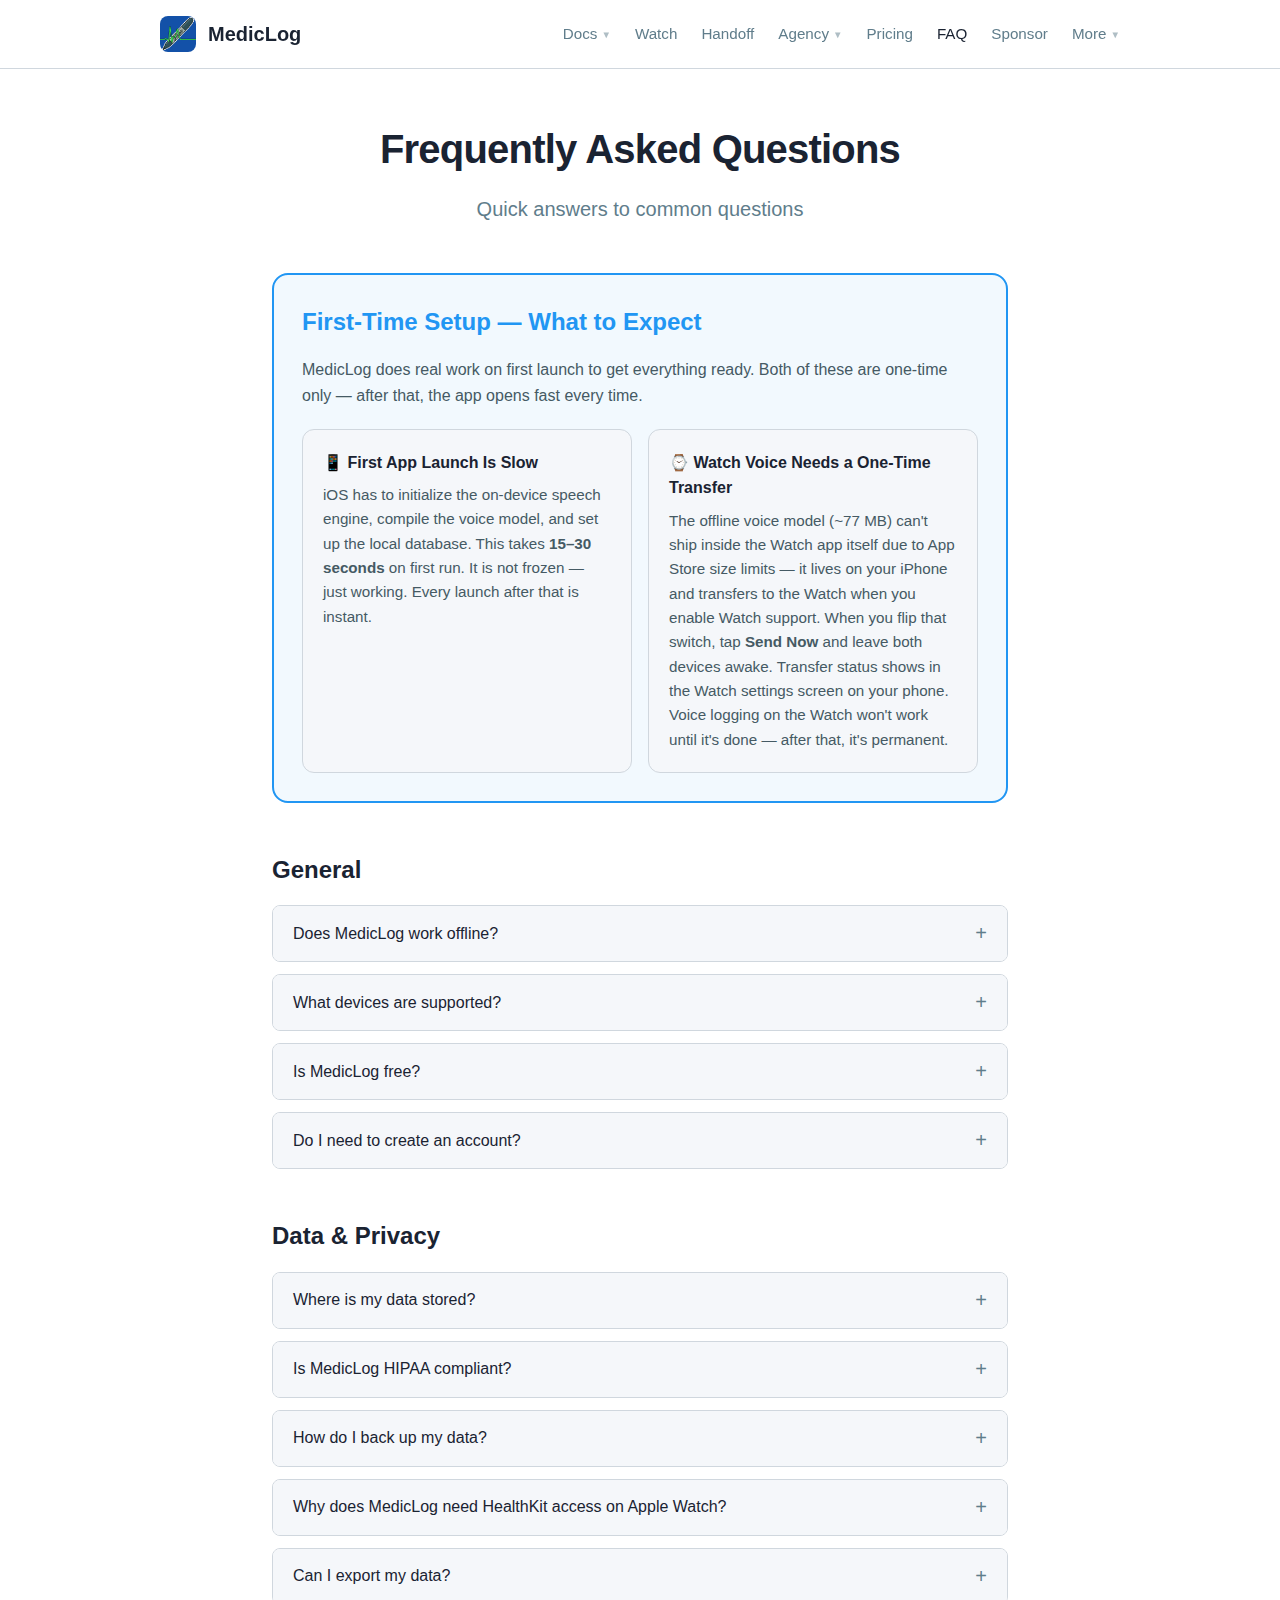
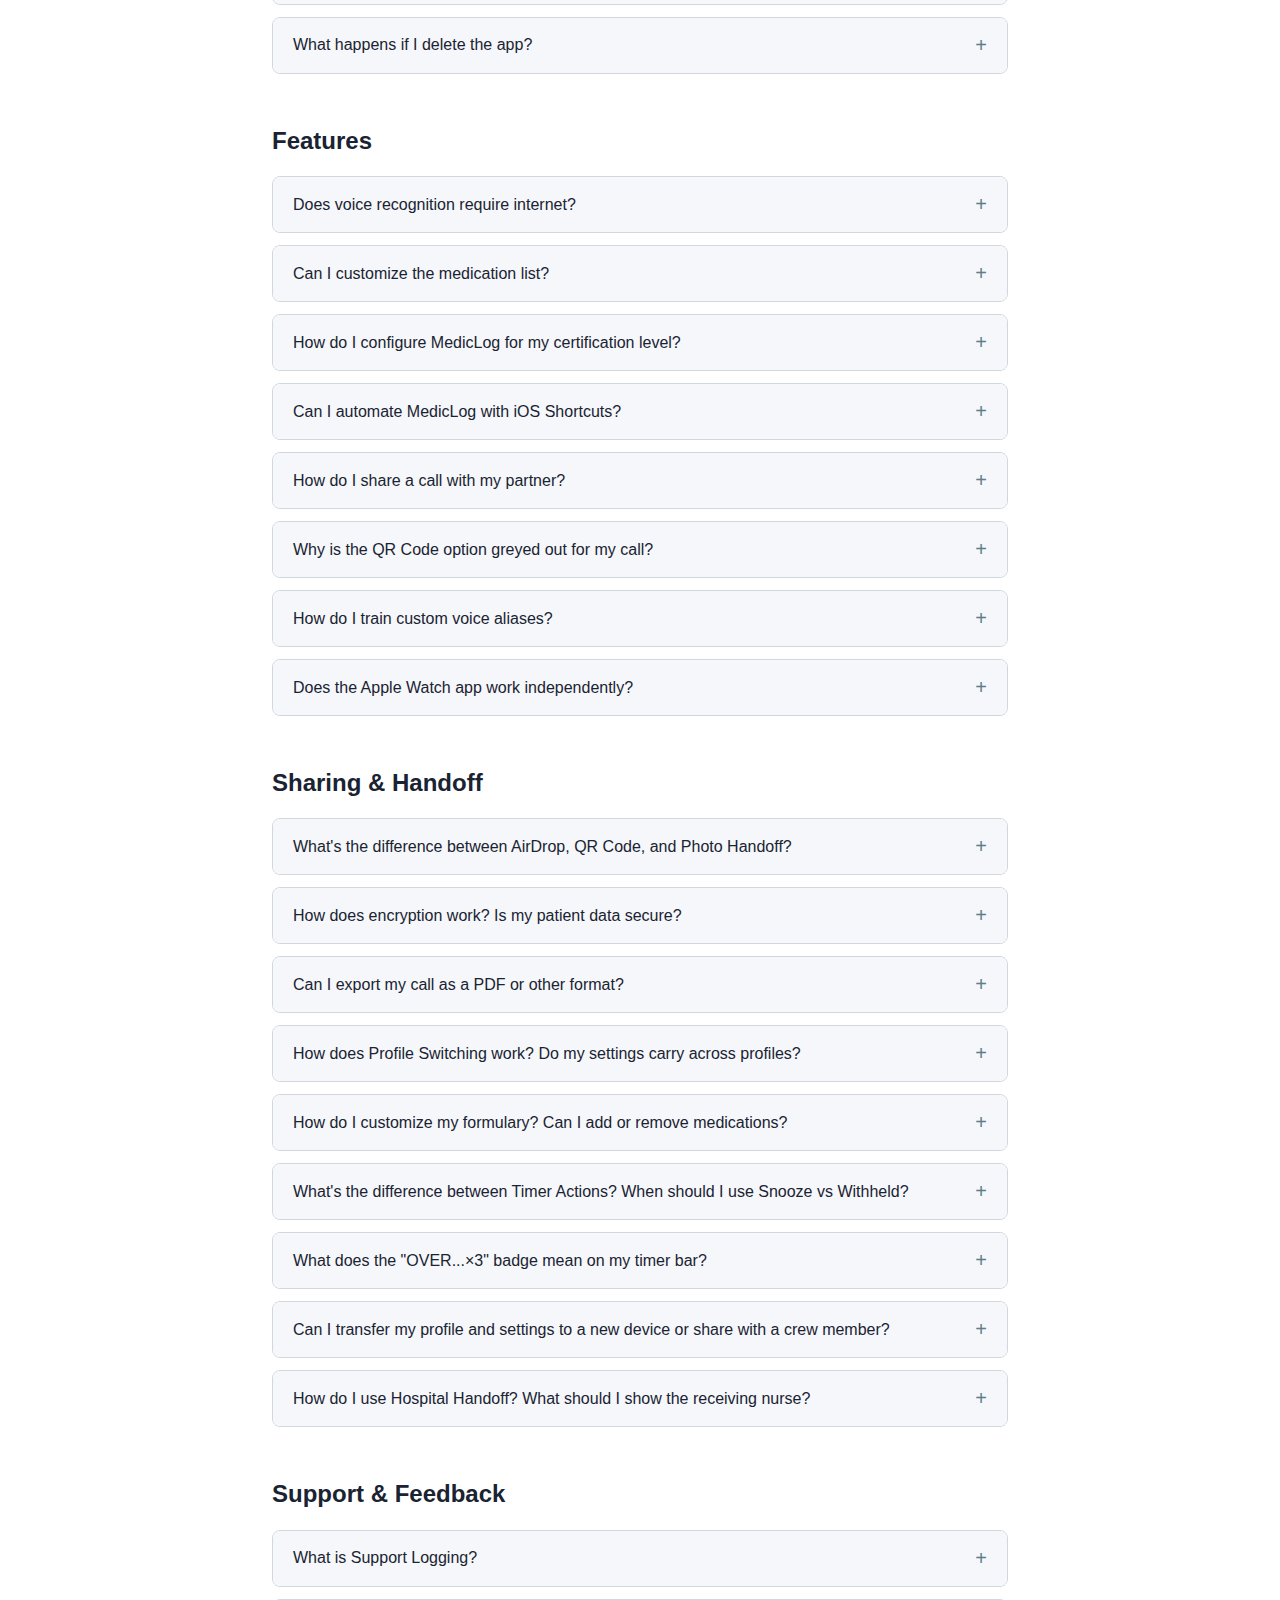
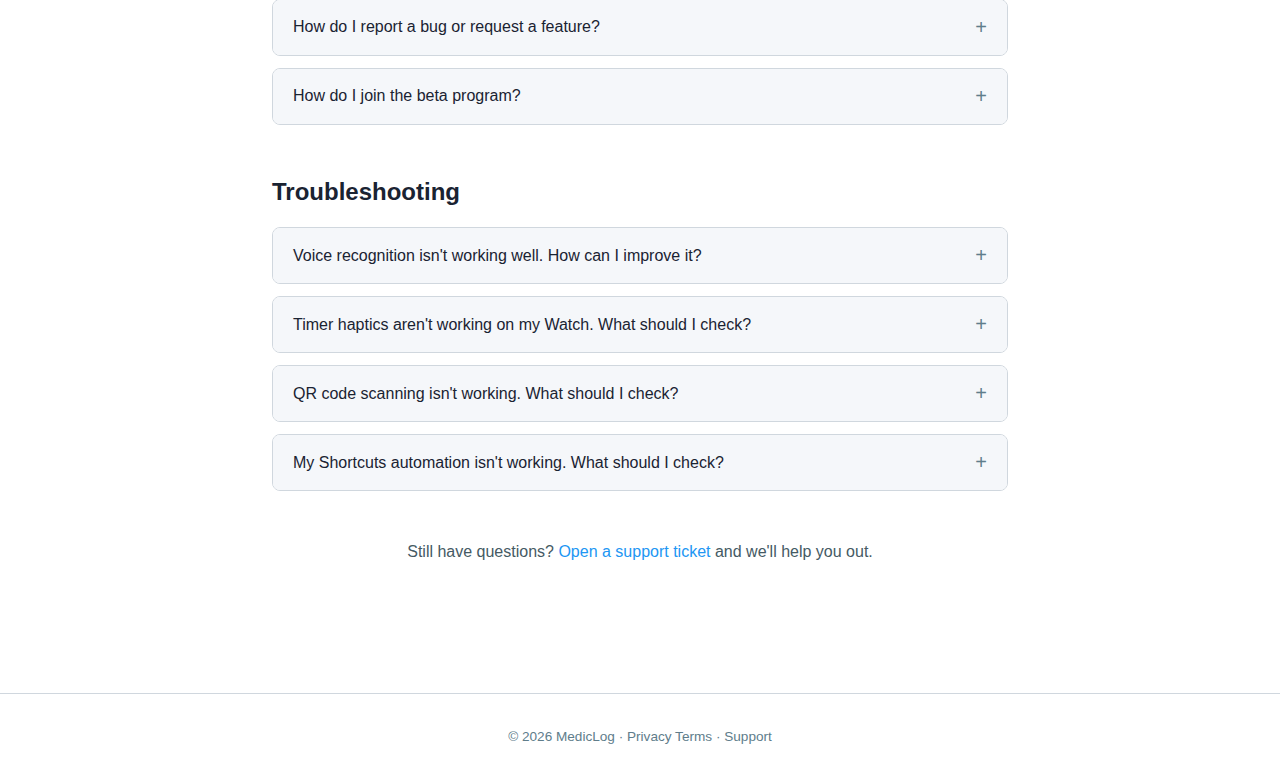
<file: faq.html>
<!DOCTYPE html>
<html lang="en">
<head>
    <meta charset="UTF-8">
    <meta name="viewport" content="width=device-width, initial-scale=1.0">
    <title>FAQ — MedicLog</title>
    <meta name="description" content="Frequently asked questions about MedicLog: offline usage, data privacy, backup options, supported devices, and more.">
    <link rel="icon" type="image/png" href="icon.png">
    <link rel="stylesheet" href="styles.css">
</head>
<body>
    <nav class="nav" data-page="faq"></nav>

    <main class="container">
        <header class="page-header">
            <h1>Frequently Asked Questions</h1>
            <p class="subtitle">Quick answers to common questions</p>
        </header>

        <section class="section" style="border: 2px solid var(--accent); border-radius: 16px; padding: 1.75rem; background: rgba(33, 150, 243, 0.06);">
            <h2 style="margin-top: 0; color: var(--accent);">First-Time Setup — What to Expect</h2>
            <p style="color: var(--text-secondary); margin-bottom: 1.25rem;">MedicLog does real work on first launch to get everything ready. Both of these are one-time only — after that, the app opens fast every time.</p>

            <div style="display: grid; gap: 1rem; grid-template-columns: repeat(auto-fit, minmax(280px, 1fr));">
                <div style="background: var(--bg-secondary); border: 1px solid var(--border); border-radius: 12px; padding: 1.25rem;">
                    <p style="font-weight: 700; color: var(--text-primary); margin-bottom: 0.5rem; font-size: 1rem;">📱 First App Launch Is Slow</p>
                    <p style="color: var(--text-secondary); font-size: 0.95rem; margin: 0;">iOS has to initialize the on-device speech engine, compile the voice model, and set up the local database. This takes <strong>15–30 seconds</strong> on first run. It is not frozen — just working. Every launch after that is instant.</p>
                </div>
                <div style="background: var(--bg-secondary); border: 1px solid var(--border); border-radius: 12px; padding: 1.25rem;">
                    <p style="font-weight: 700; color: var(--text-primary); margin-bottom: 0.5rem; font-size: 1rem;">⌚ Watch Voice Needs a One-Time Transfer</p>
                    <p style="color: var(--text-secondary); font-size: 0.95rem; margin: 0;">The offline voice model (~77 MB) can't ship inside the Watch app itself due to App Store size limits — it lives on your iPhone and transfers to the Watch when you enable Watch support. When you flip that switch, tap <strong>Send Now</strong> and leave both devices awake. Transfer status shows in the Watch settings screen on your phone. Voice logging on the Watch won't work until it's done — after that, it's permanent.</p>
                </div>
            </div>
        </section>

        <section class="section">
            <h2>General</h2>

            <div class="faq-item">
                <button class="faq-question" onclick="this.parentElement.classList.toggle('open')">
                    Does MedicLog work offline?
                </button>
                <div class="faq-answer">
                    <p>Yes, MedicLog is designed to work completely offline. All features including voice recognition run entirely on your device. You never need an internet connection to log calls, use timers, or access your data. The app was built specifically for EMS environments where cellular coverage is unreliable.</p>
                </div>
            </div>

            <div class="faq-item">
                <button class="faq-question" onclick="this.parentElement.classList.toggle('open')">
                    What devices are supported?
                </button>
                <div class="faq-answer">
                    <p><strong>iOS:</strong> iPhone running iOS 18 or later, iPad running iPadOS 18 or later, Apple Watch running watchOS 11 or later.</p>
                    <p><strong>Android:</strong> Coming soon. We're actively developing the Android version with feature parity planned.</p>
                </div>
            </div>

            <div class="faq-item">
                <button class="faq-question" onclick="this.parentElement.classList.toggle('open')">
                    Is MedicLog free?
                </button>
                <div class="faq-answer">
                    <p>The beta is completely free—no in-app purchases, subscriptions, or ads. Pricing after full release hasn't been decided yet, but I work in EMS so I know what we all make. It'll be affordable.</p>
                </div>
            </div>

            <div class="faq-item">
                <button class="faq-question" onclick="this.parentElement.classList.toggle('open')">
                    Do I need to create an account?
                </button>
                <div class="faq-answer">
                    <p>No. MedicLog requires no account, no login, and no personal information. Just download and start using it. This is intentional—we believe your patient care data should stay on your device, not on our servers.</p>
                </div>
            </div>
        </section>

        <section class="section">
            <h2>Data & Privacy</h2>

            <div class="faq-item">
                <button class="faq-question" onclick="this.parentElement.classList.toggle('open')">
                    Where is my data stored?
                </button>
                <div class="faq-answer">
                    <p>All data is stored locally on your device only. Nothing is uploaded to any cloud server. When you share a call via QR code, data transfers directly between devices using end-to-end encryption—it never passes through our servers in readable form.</p>
                </div>
            </div>

            <div class="faq-item">
                <button class="faq-question" onclick="this.parentElement.classList.toggle('open')">
                    Is MedicLog HIPAA compliant?
                </button>
                <div class="faq-answer">
                    <p>MedicLog is designed with privacy as a core principle. Because we never receive, store, or have access to your patient data, there is no covered data for us to protect. Your data stays entirely on your device. See our <a href="privacy.html">Privacy page</a> for complete details on our approach to data handling and HIPAA considerations.</p>
                </div>
            </div>

            <div class="faq-item">
                <button class="faq-question" onclick="this.parentElement.classList.toggle('open')">
                    How do I back up my data?
                </button>
                <div class="faq-answer">
                    <p>MedicLog data is included in your standard iPhone/iPad backup (iCloud or local iTunes backup). You can also export individual calls as PDF or JSON files to save to your preferred location. We recommend enabling iCloud backup for automatic protection.</p>
                </div>
            </div>

            <div class="faq-item">
                <button class="faq-question" onclick="this.parentElement.classList.toggle('open')">
                    Why does MedicLog need HealthKit access on Apple Watch?
                </button>
                <div class="faq-answer">
                    <p>MedicLog uses an Apple Watch workout session to stay active during your entire call — that's what keeps your timers running and haptics firing even when your wrist is down. As a side effect, Apple Health tracks your heart rate, calories, and activity during calls. We write it, we forget it, we never look at it again.</p>
                    <p>Your health data is yours — it never touches patient records, never leaves your Watch, and never shows up in any call export. MedicLog has no screen to view it, no database to store it, and no way to send it anywhere. Apple Health handles it from there.</p>
                    <p>And honestly? Carrying 50 lbs of gear up three flights of stairs counts as exercise, even if nobody gives you credit for it.</p>
                </div>
            </div>

            <div class="faq-item">
                <button class="faq-question" onclick="this.parentElement.classList.toggle('open')">
                    Can I export my data?
                </button>
                <div class="faq-answer">
                    <p>Yes. Each call can be exported as:</p>
                    <ul style="margin-top: 0.5rem; padding-left: 1.5rem;">
                        <li><strong>PDF:</strong> Formatted patient care report suitable for printing or sharing with facilities</li>
                        <li><strong>JSON:</strong> Machine-readable format for integration with ePCR systems</li>
                        <li><strong>Share Link:</strong> Encrypted QR code for device-to-device transfer</li>
                    </ul>
                </div>
            </div>

            <div class="faq-item">
                <button class="faq-question" onclick="this.parentElement.classList.toggle('open')">
                    What happens if I delete the app?
                </button>
                <div class="faq-answer">
                    <p>Deleting the app removes all local data from your device. If you have an iCloud backup, you can restore your data by reinstalling the app and restoring from backup. We recommend exporting important calls before deleting the app.</p>
                </div>
            </div>
        </section>

        <section class="section">
            <h2>Features</h2>

            <div class="faq-item">
                <button class="faq-question" onclick="this.parentElement.classList.toggle('open')">
                    Does voice recognition require internet?
                </button>
                <div class="faq-answer">
                    <p>No. Voice recognition runs entirely on-device using Apple's on-device speech recognition. This means it works without any internet connection, and your voice data never leaves your device. It's optimized for noisy ambulance environments.</p>
                </div>
            </div>

            <div class="faq-item">
                <button class="faq-question" onclick="this.parentElement.classList.toggle('open')">
                    Can I customize the medication list?
                </button>
                <div class="faq-answer">
                    <p>Yes. You can add, remove, or modify medications in Settings. Each medication can have custom default doses, timer intervals, and voice aliases. This lets you match MedicLog to your specific protocols and preferences.</p>
                </div>
            </div>

            <div class="faq-item">
                <button class="faq-question" onclick="this.parentElement.classList.toggle('open')">
                    How do I configure MedicLog for my certification level?
                </button>
                <div class="faq-answer">
                    <p>Visit our <a href="presets.html">Role Presets</a> page and scan the QR code for your certification (EMR, EMT-Basic, AEMT, EMT-Varianced, Paramedic, or Critical Care). This instantly configures your formulary and available interventions to match your scope of practice.</p>
                </div>
            </div>

            <div class="faq-item">
                <button class="faq-question" onclick="this.parentElement.classList.toggle('open')">
                    Can I automate MedicLog with iOS Shortcuts?
                </button>
                <div class="faq-answer">
                    <p>Yes! MedicLog supports iOS Shortcuts for automation. You can set up triggers like "start a new call when I receive a dispatch SMS" or use NFC tags for quick status updates. See our <a href="shortcuts.html">Shortcuts guide</a> for step-by-step setup instructions.</p>
                </div>
            </div>

            <div class="faq-item">
                <button class="faq-question" onclick="this.parentElement.classList.toggle('open')">
                    How do I share a call with my partner?
                </button>
                <div class="faq-answer">
                    <p>Multiple options: <strong>AirDrop</strong> is fastest (tap Share → AirDrop, select their device). <strong>QR Code</strong> works for smaller calls — your partner scans the code with MedicLog. For larger calls, use AirDrop or <strong>Email/SMS</strong> with an encrypted file and separate decryption code. All methods use end-to-end encryption and work without internet.</p>
                </div>
            </div>

            <div class="faq-item">
                <button class="faq-question" onclick="this.parentElement.classList.toggle('open')">
                    Why is the QR Code option greyed out for my call?
                </button>
                <div class="faq-answer">
                    <p>QR codes can hold about 3 KB of data. If your call has many entries, vitals, or photos, it exceeds this limit and QR is disabled. Use AirDrop instead — MedicLog will automatically encrypt the file and show a QR code with just the encryption key for your partner to scan.</p>
                </div>
            </div>

            <div class="faq-item">
                <button class="faq-question" onclick="this.parentElement.classList.toggle('open')">
                    How do I train custom voice aliases?
                </button>
                <div class="faq-answer">
                    <p>Go to <strong>Settings → Voice Aliases</strong>, tap "Train New Alias", then record yourself saying the word 3 times. MedicLog extracts the speech variants it hears and lets you pick which ones to save. Map them to a medication and you're done. Your custom aliases override the built-in ones.</p>
                </div>
            </div>

            <div class="faq-item">
                <button class="faq-question" onclick="this.parentElement.classList.toggle('open')">
                    Does the Apple Watch app work independently?
                </button>
                <div class="faq-answer">
                    <p>The Watch app syncs with your iPhone but can function independently for quick entries and timer viewing. For full functionality including voice logging and complete call review, your iPhone should be nearby. Timer haptic alerts work even when your iPhone is in your pocket.</p>
                </div>
            </div>
        </section>

        <section class="section">
            <h2>Sharing &amp; Handoff</h2>

            <div class="faq-item">
                <button class="faq-question" onclick="this.parentElement.classList.toggle('open')">
                    What's the difference between AirDrop, QR Code, and Photo Handoff?
                </button>
                <div class="faq-answer">
                    <p><strong>AirDrop:</strong> Fastest method if both people have iPhones nearby. Instant, encrypted transfer via Bluetooth. No internet needed, no scanning required.</p>
                    <p><strong>QR Code:</strong> Good when you're in different locations or don't have immediate proximity. Your partner scans the code with their phone. Works over WiFi or Bluetooth. Your partner's phone must have MedicLog installed.</p>
                    <p><strong>Photo Handoff:</strong> Works with any phone or tablet, even without MedicLog installed. Perfect at hospital handoff - display it on your screen and let the receiving RN photograph it for their records.</p>
                    <p><strong>Email/SMS:</strong> Use when you need a record that can be forwarded or when asynchronous transfer is needed. Encryption code is sent separately for security.</p>
                </div>
            </div>

            <div class="faq-item">
                <button class="faq-question" onclick="this.parentElement.classList.toggle('open')">
                    How does encryption work? Is my patient data secure?
                </button>
                <div class="faq-answer">
                    <p>All sharing methods use end-to-end encryption. When you generate a QR code or AirDrop a call, the data is encrypted before leaving your device. It never travels to our servers unencrypted.</p>
                    <p>Each QR code is uniquely encrypted - the encryption changes every time you generate a code. Your partner scans it and their device decrypts it locally on their phone.</p>
                    <p>For Email/SMS sharing, the call data is encrypted and sent separately from the decryption code, so neither piece alone is useful without both.</p>
                </div>
            </div>

            <div class="faq-item">
                <button class="faq-question" onclick="this.parentElement.classList.toggle('open')">
                    Can I export my call as a PDF or other format?
                </button>
                <div class="faq-answer">
                    <p>Yes. Each call can be exported as:</p>
                    <ul style="margin-top: 0.5rem; padding-left: 1.5rem;">
                        <li><strong>PDF (Detailed):</strong> Multi-page patient care report with full timeline, embedded photos</li>
                        <li><strong>PDF (Summary):</strong> Single-page MIST format for quick handoff</li>
                        <li><strong>Text:</strong> Human-readable plain text for pasting into other documentation systems</li>
                        <li><strong>JSON:</strong> Machine-readable format for integration with ePCR systems</li>
                        <li><strong>CSV:</strong> Spreadsheet format for data analysis or integration with other tools</li>
                    </ul>
                    <p>All formats can include a "redact patient info" option to replace names/DOB with [REDACTED] for privacy.</p>
                </div>
            </div>

            <div class="faq-item">
                <button class="faq-question" onclick="this.parentElement.classList.toggle('open')">
                    How does Profile Switching work? Do my settings carry across profiles?
                </button>
                <div class="faq-answer">
                    <p>Create separate profiles in Settings for different roles (Paramedic, EMT-Basic, Critical Care, etc.). Each profile has its own name and certification level.</p>
                    <p><strong>Profile-specific settings:</strong> Your name, unit assignment, which medications are enabled in your formulary, and personal documentation preferences.</p>
                    <p><strong>Shared across profiles:</strong> Your agency's destination list, any custom medications you've created, and global display preferences (colors, layouts, timer settings).</p>
                    <p>To switch profiles, tap the profile name at the top of the screen when starting a call. The change takes effect immediately for the next call.</p>
                </div>
            </div>

            <div class="faq-item">
                <button class="faq-question" onclick="this.parentElement.classList.toggle('open')">
                    How do I customize my formulary? Can I add or remove medications?
                </button>
                <div class="faq-answer">
                    <p>Go to <strong>Settings → Formulary Management</strong> to control your medication list.</p>
                    <p><strong>Enable/Disable:</strong> Turn off medications you don't carry (e.g., paramedic-only drugs). Disabled meds don't appear in quick entry but remain in your database.</p>
                    <p><strong>Add Custom Meds:</strong> Add agency-specific medications, off-protocol drugs, or documentation-only entries.</p>
                    <p><strong>Set Defaults:</strong> Define standard doses and routes for each medication. When you select a med, it pre-fills with your defaults.</p>
                    <p><strong>Timer Intervals:</strong> Set redose windows, regulatory intervals, and other timing for each medication.</p>
                </div>
            </div>

            <div class="faq-item">
                <button class="faq-question" onclick="this.parentElement.classList.toggle('open')">
                    What's the difference between Timer Actions? When should I use Snooze vs Withheld?
                </button>
                <div class="faq-answer">
                    <p><strong>Redose:</strong> Log another dose of the same medication with the same dose/route. Fresh timer starts immediately.</p>
                    <p><strong>Snooze:</strong> Extend the timer by 1 minute. Use this when you're not ready to redose yet but don't want the overdue alert.</p>
                    <p><strong>Withheld:</strong> Document that you chose NOT to give the medication at the redose time. This creates a log entry showing the decision and reason (medical decision, patient refused, etc.).</p>
                    <p><strong>Delete:</strong> Remove the timer entirely. Use this if you logged a medication in error.</p>
                </div>
            </div>

            <div class="faq-item">
                <button class="faq-question" onclick="this.parentElement.classList.toggle('open')">
                    What does the "OVER...×3" badge mean on my timer bar?
                </button>
                <div class="faq-answer">
                    <p>When multiple timers expire, MedicLog groups the oldest expired timers into a compact badge (e.g., "OVER...×3") to keep your active and newest expired timers visible. Tap the badge to expand and see all expired timers individually. It auto-collapses after a few seconds.</p>
                </div>
            </div>

            <div class="faq-item">
                <button class="faq-question" onclick="this.parentElement.classList.toggle('open')">
                    Can I transfer my profile and settings to a new device or share with a crew member?
                </button>
                <div class="faq-answer">
                    <p>Yes. Go to <strong>Settings → Profile → Export</strong> to create a .mlconfig file containing your profile, display preferences, dispatch templates, voice aliases, and destinations. Share it via AirDrop or email. When imported on another device, it creates a new profile without overwriting anything. Note: call history and medication formulary are not included in the export.</p>
                </div>
            </div>

            <div class="faq-item">
                <button class="faq-question" onclick="this.parentElement.classList.toggle('open')">
                    How do I use Hospital Handoff? What should I show the receiving nurse?
                </button>
                <div class="faq-answer">
                    <p>Tap the <strong>Hospital Handoff</strong> button on any completed call. This generates a structured report of your entire call: initial assessment, medications with timestamps, vital signs progression, procedures, and special notes.</p>
                    <p>Use <strong>Photo Handoff mode</strong> to display it on your screen - let the receiving RN photograph it with their phone or tablet for their records. This works even if their hospital ePCR system is down.</p>
                    <p>Or export as PDF to email to the hospital, print, or attach to your agency's records.</p>
                    <p>The handoff report shows the complete timeline in a format nurses expect - they can quickly understand your assessment, interventions, and patient response.</p>
                </div>
            </div>

        </section>

        <section class="section">
            <h2>Support & Feedback</h2>

            <div class="faq-item">
                <button class="faq-question" onclick="this.parentElement.classList.toggle('open')">
                    What is Support Logging?
                </button>
                <div class="faq-answer">
                    <p>Support Logging is an opt-in feature that records technical diagnostic data (button taps, screen navigation, errors) to help us troubleshoot issues. <strong>No patient data is ever logged.</strong> When enabled, a red "Support Logging Active" banner appears on screen. Logs are only sent when you explicitly submit them in Settings → Support.</p>
                </div>
            </div>

            <div class="faq-item">
                <button class="faq-question" onclick="this.parentElement.classList.toggle('open')">
                    How do I report a bug or request a feature?
                </button>
                <div class="faq-answer">
                    <p>Visit our <a href="https://github.com/MedicLog/mediclog-support/issues">GitHub support page</a> to submit bug reports or feature requests. For bugs, you can enable Support Logging (Settings → Support) to capture diagnostic data that helps us fix the issue faster. Please include your device model and iOS version when reporting.</p>
                </div>
            </div>

            <div class="faq-item">
                <button class="faq-question" onclick="this.parentElement.classList.toggle('open')">
                    How do I join the beta program?
                </button>
                <div class="faq-answer">
                    <p>Visit our <a href="beta.html">Beta page</a> to join via TestFlight. Beta testers get early access to new features and can provide feedback that shapes the final product. Android beta coming soon.</p>
                </div>
            </div>
        </section>

        <section class="section">
            <h2>Troubleshooting</h2>

            <div class="faq-item">
                <button class="faq-question" onclick="this.parentElement.classList.toggle('open')">
                    Voice recognition isn't working well. How can I improve it?
                </button>
                <div class="faq-answer">
                    <p>Try these steps:</p>
                    <ul style="margin-top: 0.5rem; padding-left: 1.5rem;">
                        <li>Train custom voice aliases in Settings for medications you use frequently</li>
                        <li>Speak clearly and at a normal pace—no need to shout</li>
                        <li>Hold the device or Watch closer to your mouth in very noisy environments</li>
                        <li>Make sure microphone permissions are enabled for MedicLog</li>
                    </ul>
                </div>
            </div>

            <div class="faq-item">
                <button class="faq-question" onclick="this.parentElement.classList.toggle('open')">
                    Timer haptics aren't working on my Watch. What should I check?
                </button>
                <div class="faq-answer">
                    <p>Verify these settings:</p>
                    <ul style="margin-top: 0.5rem; padding-left: 1.5rem;">
                        <li>Watch app: Settings > Sounds & Haptics > Haptic Alerts is ON</li>
                        <li>MedicLog Watch settings: Timer haptics enabled</li>
                        <li>Do Not Disturb / Focus mode is not blocking alerts</li>
                        <li>Watch is paired and connected to your iPhone</li>
                    </ul>
                </div>
            </div>

            <div class="faq-item">
                <button class="faq-question" onclick="this.parentElement.classList.toggle('open')">
                    QR code scanning isn't working. What should I check?
                </button>
                <div class="faq-answer">
                    <p>Try these steps:</p>
                    <ul style="margin-top: 0.5rem; padding-left: 1.5rem;">
                        <li>Make sure camera permissions are enabled for MedicLog in iOS Settings</li>
                        <li>Hold the device steady and ensure the QR code is well-lit</li>
                        <li>If the QR code is on another phone screen, increase their screen brightness</li>
                        <li>MedicLog uses high error correction (30% recovery) so it should scan even at angles or through dirty screens</li>
                    </ul>
                    <p>For encrypted files received via email: make sure you have the 6-digit decryption code (sent separately). After 3 failed code attempts, the file locks and you'll need a fresh code from the sender.</p>
                </div>
            </div>

            <div class="faq-item">
                <button class="faq-question" onclick="this.parentElement.classList.toggle('open')">
                    My Shortcuts automation isn't working. What should I check?
                </button>
                <div class="faq-answer">
                    <p>Try these troubleshooting steps:</p>
                    <ul style="margin-top: 0.5rem; padding-left: 1.5rem;">
                        <li>Make sure "Ask Before Running" is turned OFF in the automation settings</li>
                        <li>Verify the trigger conditions match exactly (sender number, keywords, etc.)</li>
                        <li>Ensure MedicLog is installed and has been opened at least once</li>
                        <li>Try restarting your iPhone if MedicLog doesn't appear in Shortcuts</li>
                    </ul>
                    <p style="margin-top: 0.5rem;">See our <a href="shortcuts.html">Shortcuts guide</a> for detailed troubleshooting.</p>
                </div>
            </div>
        </section>

        <section class="section text-center">
            <p class="text-muted">Still have questions? <a href="https://github.com/MedicLog/mediclog-support/issues">Open a support ticket</a> and we'll help you out.</p>
        </section>
    </main>

    <footer>
        <p>&copy; 2026 MedicLog &middot; <a href="privacy.html">Privacy</a>
                <a href="terms.html">Terms</a> &middot; <a href="https://github.com/MedicLog/mediclog-support/issues">Support</a></p>
    </footer>
    <script src="nav-loader.js"></script>
</body>
</html>
</file>
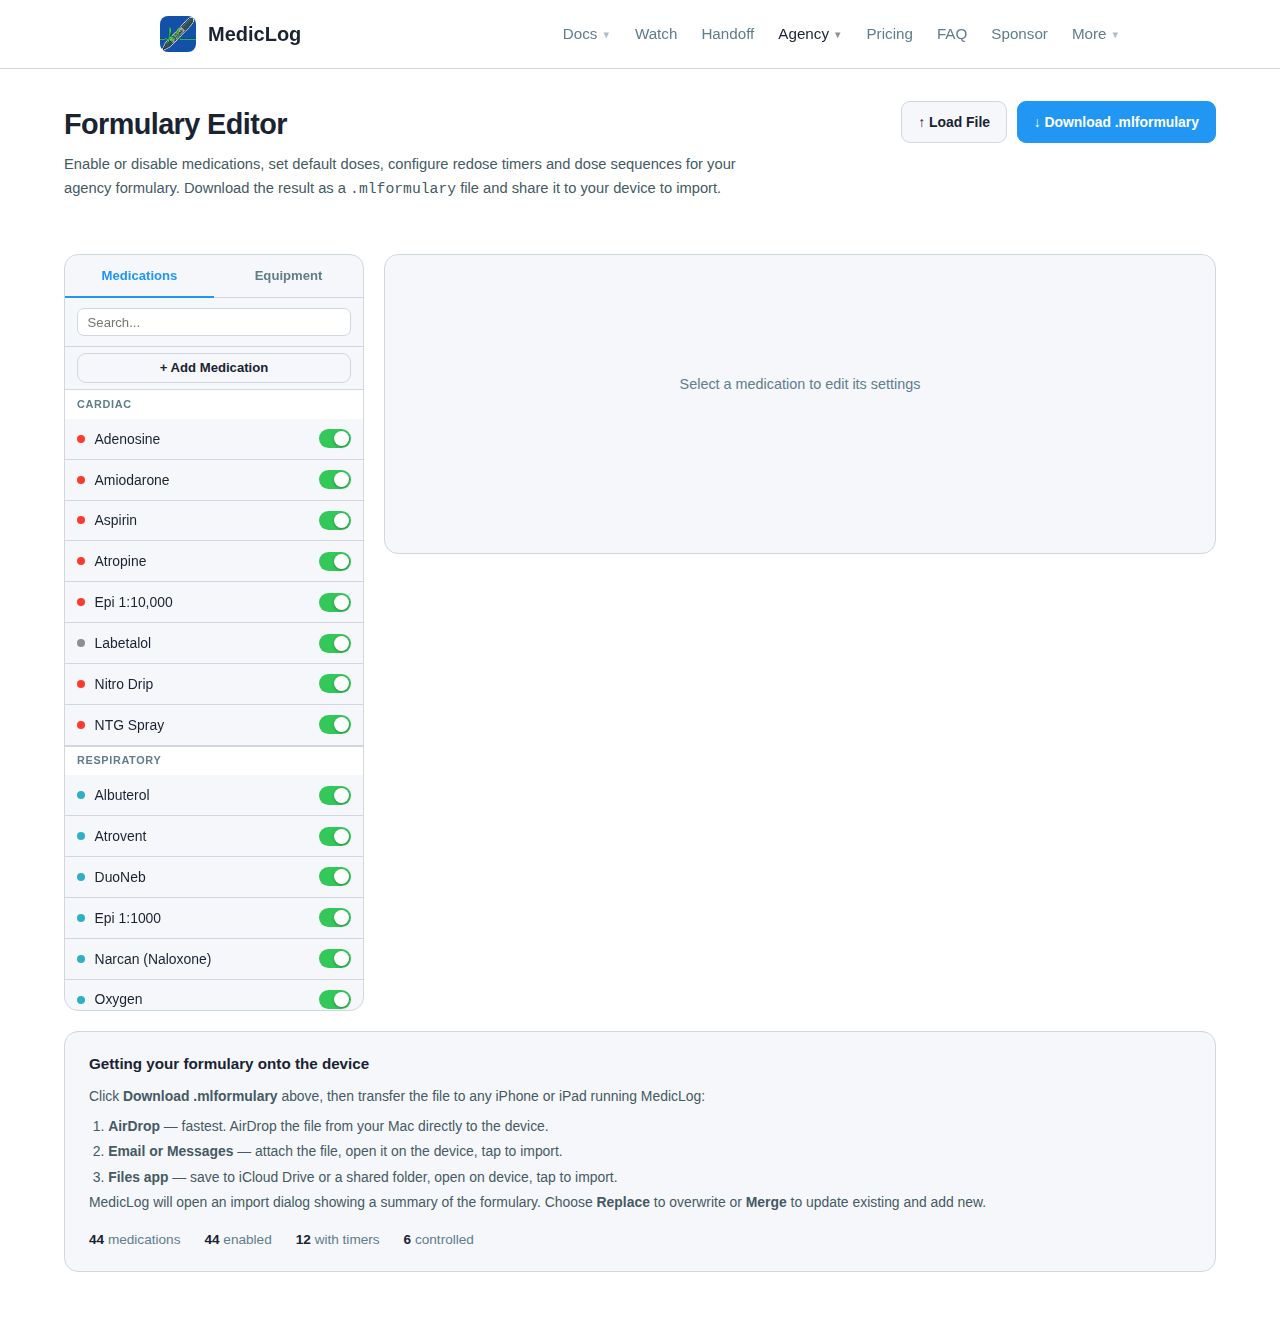
<file: formulary-editor.html>
<!DOCTYPE html>
<html lang="en">
<head>
    <meta charset="UTF-8">
    <meta name="viewport" content="width=device-width, initial-scale=1.0">
    <title>Formulary Editor — MedicLog</title>
    <meta name="description" content="Configure your agency medication formulary — enable/disable meds, set default doses, configure timers. Download as .mlformulary for import into MedicLog.">
    <link rel="icon" type="image/png" href="icon.png">
    <link rel="stylesheet" href="styles.css">
    <style>
        /* ---- Layout ---- */
        .tool-wrap {
            max-width: 1200px;
            margin: 0 auto;
            padding: 2rem 1.5rem 4rem;
        }

        .tool-hero {
            margin-bottom: 1.75rem;
        }

        .tool-hero h1 {
            font-size: 1.8rem;
            font-weight: 800;
            letter-spacing: -0.02em;
            margin-bottom: 0.4rem;
        }

        .tool-hero p {
            font-size: 0.92rem;
            color: var(--text-secondary);
            line-height: 1.6;
            max-width: 680px;
        }

        .tool-header-row {
            display: flex;
            align-items: flex-start;
            justify-content: space-between;
            gap: 1rem;
            flex-wrap: wrap;
            margin-bottom: 1.5rem;
        }

        .header-actions {
            display: flex;
            gap: 0.6rem;
            flex-shrink: 0;
        }

        .btn {
            display: inline-flex;
            align-items: center;
            gap: 0.4rem;
            padding: 0.55rem 1rem;
            border-radius: 9px;
            font-size: 0.87rem;
            font-weight: 600;
            cursor: pointer;
            border: 1px solid var(--border);
            background: var(--bg-secondary);
            color: var(--text-primary);
            transition: background 0.15s;
            white-space: nowrap;
        }

        .btn:hover { background: var(--bg-tertiary); }

        .btn-primary {
            background: var(--accent);
            color: #fff;
            border-color: var(--accent);
        }

        .btn-primary:hover { opacity: 0.9; background: var(--accent); }

        /* ---- Editor layout ---- */
        .editor-layout {
            display: grid;
            grid-template-columns: 300px 1fr;
            gap: 1.25rem;
            align-items: start;
        }

        @media (max-width: 768px) {
            .editor-layout { grid-template-columns: 1fr; }
        }

        /* ---- Med list panel ---- */
        .med-list-panel {
            background: var(--bg-secondary);
            border: 1px solid var(--border);
            border-radius: 14px;
            overflow: hidden;
            position: sticky;
            top: 1rem;
        }

        .med-panel-tabs {
            display: flex;
            border-bottom: 1px solid var(--border);
        }

        .med-panel-tab {
            flex: 1;
            padding: 0.65rem 0;
            font-size: 0.82rem;
            font-weight: 600;
            text-align: center;
            cursor: pointer;
            color: var(--text-muted);
            border-bottom: 2px solid transparent;
            margin-bottom: -1px;
            transition: color 0.15s;
        }

        .med-panel-tab.active {
            color: var(--accent);
            border-bottom-color: var(--accent);
        }

        .med-panel-search {
            padding: 0.6rem 0.75rem;
            border-bottom: 1px solid var(--border);
        }

        .med-panel-search input {
            width: 100%;
            padding: 0.35rem 0.6rem;
            border-radius: 7px;
            border: 1px solid var(--border);
            background: var(--bg-primary);
            color: var(--text-primary);
            font-size: 0.82rem;
            box-sizing: border-box;
        }

        .med-group-header {
            padding: 0.35rem 0.75rem;
            font-size: 0.68rem;
            font-weight: 700;
            letter-spacing: 0.06em;
            text-transform: uppercase;
            color: var(--text-muted);
            background: var(--bg-primary);
            border-top: 1px solid var(--border);
        }

        .med-group-header:first-child { border-top: none; }

        .med-row {
            display: flex;
            align-items: center;
            gap: 0.6rem;
            padding: 0.55rem 0.75rem;
            cursor: pointer;
            border-bottom: 1px solid var(--border);
            transition: background 0.1s;
        }

        .med-row:last-child { border-bottom: none; }
        .med-row:hover { background: var(--bg-tertiary); }
        .med-row.selected { background: rgba(0,122,255,0.08); }

        .med-row-dot {
            width: 8px;
            height: 8px;
            border-radius: 50%;
            flex-shrink: 0;
        }

        .med-row-name {
            flex: 1;
            font-size: 0.87rem;
            color: var(--text-primary);
        }

        .med-row.disabled .med-row-name { color: var(--text-muted); text-decoration: line-through; }

        .med-row-toggle {
            position: relative;
            width: 32px;
            height: 19px;
            flex-shrink: 0;
        }

        .med-row-toggle input {
            opacity: 0;
            width: 0;
            height: 0;
            position: absolute;
        }

        .med-row-toggle-slider {
            position: absolute;
            inset: 0;
            border-radius: 99px;
            background: #b0b0b8;
            cursor: pointer;
            transition: background 0.2s;
        }

        .med-row-toggle-slider::after {
            content: '';
            position: absolute;
            width: 15px;
            height: 15px;
            border-radius: 50%;
            background: white;
            top: 2px;
            left: 2px;
            transition: transform 0.2s;
            box-shadow: 0 1px 3px rgba(0,0,0,0.3);
        }

        .med-row-toggle input:checked + .med-row-toggle-slider { background: #34c759; }
        .med-row-toggle input:checked + .med-row-toggle-slider::after { transform: translateX(13px); }

        .med-list-scroll {
            max-height: calc(100vh - 280px);
            overflow-y: auto;
        }

        /* ---- Edit panel ---- */
        .edit-panel {
            background: var(--bg-secondary);
            border: 1px solid var(--border);
            border-radius: 14px;
            overflow: hidden;
            min-height: 300px;
        }

        .edit-empty {
            display: flex;
            align-items: center;
            justify-content: center;
            height: 260px;
            color: var(--text-muted);
            font-size: 0.9rem;
        }

        .edit-form-header {
            padding: 1rem 1.25rem 0.75rem;
            border-bottom: 1px solid var(--border);
            display: flex;
            align-items: center;
            gap: 0.75rem;
        }

        .edit-form-header-dot {
            width: 12px;
            height: 12px;
            border-radius: 50%;
            flex-shrink: 0;
        }

        .edit-form-header h2 {
            font-size: 1.1rem;
            font-weight: 700;
            flex: 1;
        }

        .controlled-badge {
            font-size: 0.68rem;
            font-weight: 700;
            letter-spacing: 0.04em;
            text-transform: uppercase;
            background: rgba(255,59,48,0.12);
            color: #ff3b30;
            border: 1px solid rgba(255,59,48,0.25);
            border-radius: 5px;
            padding: 0.15rem 0.45rem;
        }

        .edit-form-body {
            padding: 1rem 1.25rem;
        }

        /* ---- Form sections ---- */
        .form-section {
            margin-bottom: 1.5rem;
        }

        .form-section-header {
            font-size: 0.72rem;
            font-weight: 700;
            letter-spacing: 0.06em;
            text-transform: uppercase;
            color: var(--text-muted);
            margin-bottom: 0.65rem;
            padding-bottom: 0.35rem;
            border-bottom: 1px solid var(--border);
        }

        .form-row {
            display: flex;
            align-items: center;
            gap: 0.75rem;
            margin-bottom: 0.65rem;
        }

        .form-row:last-child { margin-bottom: 0; }

        .form-label {
            font-size: 0.85rem;
            color: var(--text-secondary);
            min-width: 120px;
            flex-shrink: 0;
        }

        .form-control {
            flex: 1;
        }

        .form-control input[type="text"],
        .form-control input[type="number"],
        .form-control select {
            width: 100%;
            padding: 0.4rem 0.65rem;
            border-radius: 8px;
            border: 1px solid var(--border);
            background: var(--bg-primary);
            color: var(--text-primary);
            font-size: 0.87rem;
            box-sizing: border-box;
        }

        .form-control select { cursor: pointer; }

        .form-control-row {
            display: flex;
            gap: 0.5rem;
        }

        .form-control-row input,
        .form-control-row select {
            flex: 1;
            padding: 0.4rem 0.65rem;
            border-radius: 8px;
            border: 1px solid var(--border);
            background: var(--bg-primary);
            color: var(--text-primary);
            font-size: 0.87rem;
        }

        /* Toggle switch (form) */
        .toggle-wrap {
            display: flex;
            align-items: center;
            gap: 0.6rem;
        }

        .toggle {
            position: relative;
            width: 40px;
            height: 24px;
            flex-shrink: 0;
        }

        .toggle input { opacity: 0; width: 0; height: 0; position: absolute; }

        .toggle-slider {
            position: absolute;
            inset: 0;
            border-radius: 99px;
            background: #b0b0b8;
            cursor: pointer;
            transition: background 0.2s;
        }

        .toggle-slider::after {
            content: '';
            position: absolute;
            width: 18px;
            height: 18px;
            border-radius: 50%;
            background: white;
            top: 3px;
            left: 3px;
            transition: transform 0.2s;
            box-shadow: 0 1px 3px rgba(0,0,0,0.3);
        }

        .toggle input:checked + .toggle-slider { background: #34c759; }
        .toggle input:checked + .toggle-slider::after { transform: translateX(16px); }

        /* Green background on form row when a "visible" toggle is on */
        .form-row.toggle-on {
            background: rgba(52,199,89,0.1);
            border-radius: 8px;
            padding: 0.3rem 0.5rem;
            margin-left: -0.5rem;
            margin-right: -0.5rem;
        }
        .toggle-label { font-size: 0.87rem; color: var(--text-secondary); }

        /* Timer color swatches */
        .color-swatches {
            display: flex;
            gap: 0.4rem;
            flex-wrap: wrap;
        }

        .color-swatch {
            width: 26px;
            height: 26px;
            border-radius: 50%;
            cursor: pointer;
            border: 2px solid transparent;
            transition: transform 0.1s;
        }

        .color-swatch:hover { transform: scale(1.15); }
        .color-swatch.selected { border-color: var(--text-primary); }

        /* Dose sequence */
        .dose-step {
            background: var(--bg-primary);
            border: 1px solid var(--border);
            border-radius: 10px;
            padding: 0.75rem;
            margin-bottom: 0.5rem;
        }

        .dose-step-header {
            display: flex;
            align-items: center;
            justify-content: space-between;
            margin-bottom: 0.5rem;
        }

        .dose-step-label {
            font-size: 0.78rem;
            font-weight: 700;
            color: var(--text-muted);
            text-transform: uppercase;
            letter-spacing: 0.04em;
        }

        .dose-step-delete {
            font-size: 0.78rem;
            color: #ff3b30;
            cursor: pointer;
            background: none;
            border: none;
            padding: 0;
        }

        .dose-step-fields {
            display: grid;
            grid-template-columns: 1fr 1fr 1fr;
            gap: 0.4rem;
        }

        .dose-step-fields input,
        .dose-step-fields select {
            padding: 0.35rem 0.5rem;
            border-radius: 7px;
            border: 1px solid var(--border);
            background: var(--bg-secondary);
            color: var(--text-primary);
            font-size: 0.82rem;
            width: 100%;
            box-sizing: border-box;
        }

        .dose-step-fields .field-label {
            font-size: 0.68rem;
            color: var(--text-muted);
            margin-bottom: 0.2rem;
        }

        .btn-add-step {
            display: flex;
            align-items: center;
            gap: 0.35rem;
            font-size: 0.85rem;
            color: var(--accent);
            cursor: pointer;
            background: none;
            border: none;
            padding: 0.4rem 0;
            font-weight: 600;
        }

        /* Export section */
        .export-section {
            background: var(--bg-secondary);
            border: 1px solid var(--border);
            border-radius: 14px;
            padding: 1.25rem 1.5rem;
            margin-top: 1.25rem;
        }

        .export-section h3 {
            font-size: 0.95rem;
            font-weight: 700;
            margin-bottom: 0.5rem;
        }

        .export-instructions {
            font-size: 0.87rem;
            color: var(--text-secondary);
            line-height: 1.6;
            margin-bottom: 1rem;
        }

        .export-instructions ol {
            margin: 0.5rem 0 0 1.2rem;
            padding: 0;
        }

        .export-instructions li { margin-bottom: 0.2rem; }

        .export-actions {
            display: flex;
            gap: 0.75rem;
            flex-wrap: wrap;
        }

        .stat-row {
            display: flex;
            gap: 1.5rem;
            margin-top: 0.75rem;
            flex-wrap: wrap;
        }

        .stat {
            font-size: 0.85rem;
            color: var(--text-muted);
        }

        .stat strong { color: var(--text-primary); }

        /* Equipment edit — simpler form */
        .equip-note {
            font-size: 0.82rem;
            color: var(--text-muted);
            margin-bottom: 1rem;
            padding: 0.6rem 0.75rem;
            background: var(--bg-primary);
            border-radius: 8px;
            border: 1px solid var(--border);
        }
    </style>
</head>
<body>
    <nav class="nav" data-page="agency"></nav>

    <main>
        <div class="tool-wrap">

            <div class="tool-header-row">
                <div class="tool-hero">
                    <h1>Formulary Editor</h1>
                    <p>Enable or disable medications, set default doses, configure redose timers and dose sequences for your agency formulary. Download the result as a <code>.mlformulary</code> file and share it to your device to import.</p>
                </div>
                <div class="header-actions">
                    <label class="btn" id="btn-import-label" title="Load an existing .mlformulary file to continue editing">
                        <span>&#8593; Load File</span>
                        <input type="file" id="input-import" accept=".mlformulary" style="display:none">
                    </label>
                    <button class="btn btn-primary" id="btn-export">&#8595; Download .mlformulary</button>
                </div>
            </div>

            <div class="editor-layout">

                <!-- Left: medication list -->
                <div class="med-list-panel">
                    <div class="med-panel-tabs">
                        <div class="med-panel-tab active" data-tab="medications">Medications</div>
                        <div class="med-panel-tab" data-tab="equipment">Equipment</div>
                    </div>
                    <div class="med-panel-search">
                        <input type="text" id="med-search" placeholder="Search..." autocomplete="off">
                    </div>
                    <div style="padding:0.4rem 0.75rem;border-bottom:1px solid var(--border);">
                        <button class="btn" id="btn-add-item" style="width:100%;justify-content:center;font-size:0.82rem;padding:0.4rem;">&#43; Add Medication</button>
                    </div>
                    <div class="med-list-scroll" id="med-list-scroll">
                        <div id="med-list"></div>
                    </div>
                </div>

                <!-- Right: edit panel -->
                <div class="edit-panel" id="edit-panel">
                    <div class="edit-empty" id="edit-empty">Select a medication to edit its settings</div>
                    <div id="edit-form" style="display:none"></div>
                </div>

            </div>

            <!-- Export instructions -->
            <div class="export-section">
                <h3>Getting your formulary onto the device</h3>
                <div class="export-instructions">
                    Click <strong>Download .mlformulary</strong> above, then transfer the file to any iPhone or iPad running MedicLog:
                    <ol>
                        <li><strong>AirDrop</strong> — fastest. AirDrop the file from your Mac directly to the device.</li>
                        <li><strong>Email or Messages</strong> — attach the file, open it on the device, tap to import.</li>
                        <li><strong>Files app</strong> — save to iCloud Drive or a shared folder, open on device, tap to import.</li>
                    </ol>
                    MedicLog will open an import dialog showing a summary of the formulary. Choose <strong>Replace</strong> to overwrite or <strong>Merge</strong> to update existing and add new.
                </div>
                <div class="stat-row" id="stat-row">
                    <div class="stat"><strong id="stat-total">0</strong> medications</div>
                    <div class="stat"><strong id="stat-enabled">0</strong> enabled</div>
                    <div class="stat"><strong id="stat-timers">0</strong> with timers</div>
                    <div class="stat"><strong id="stat-controlled">0</strong> controlled</div>
                </div>
            </div>

        </div>
    </main>

    <script src="nav-loader.js"></script>
    <script>
    // ============================================================
    // Default formulary data (converted from DefaultFormulary.json)
    // snake_case source → camelCase internal state
    // ============================================================

    const DEFAULT_MEDICATIONS = [
        { id:"adenosine", name:"Adenosine", displayGroup:"cardiac", displayColor:"cardiac", isVisible:true, controlledSubstance:false, timerEnabled:true, timerLabel:"Adenosine", timerDuration:120, timerColorString:"red", defaultDose:12.0, defaultDoseUnit:"mg", defaultRoute:"IV", alternativeRoutes:["IO"], hapticPattern:"medication", quickActionCategories:["cardiac"], usesDoseSequence:true, doseSequence:[{amount:6.0,unit:"mg",intervalMinutes:0},{amount:12.0,unit:"mg",intervalMinutes:2},{amount:12.0,unit:"mg",intervalMinutes:2}], sortOrder:10 },
        { id:"albuterol", name:"Albuterol", displayGroup:"respiratory", displayColor:"respiratory", isVisible:true, controlledSubstance:false, timerEnabled:true, timerLabel:"Albuterol", timerDuration:300, timerColorString:"cyan", defaultDose:2.5, defaultDoseUnit:"mg", defaultRoute:"Nebulized", alternativeRoutes:["IN"], hapticPattern:null, quickActionCategories:["respiratory"], usesDoseSequence:false, doseSequence:[], sortOrder:20 },
        { id:"amiodarone", name:"Amiodarone", displayGroup:"cardiac", displayColor:"cardiac", isVisible:true, controlledSubstance:false, timerEnabled:false, timerLabel:"", timerDuration:0, timerColorString:"blue", defaultDose:300.0, defaultDoseUnit:"mg", defaultRoute:"IV", alternativeRoutes:["IO"], hapticPattern:"amiodarone", quickActionCategories:["cardiac"], usesDoseSequence:true, doseSequence:[{amount:300.0,unit:"mg",intervalMinutes:0},{amount:150.0,unit:"mg",intervalMinutes:3}], sortOrder:30 },
        { id:"aspirin", name:"Aspirin", displayGroup:"cardiac", displayColor:"cardiac", isVisible:true, controlledSubstance:false, timerEnabled:false, timerLabel:"", timerDuration:0, timerColorString:"blue", defaultDose:324.0, defaultDoseUnit:"mg", defaultRoute:"PO", alternativeRoutes:[], hapticPattern:null, quickActionCategories:["cardiac"], usesDoseSequence:false, doseSequence:[], sortOrder:40 },
        { id:"atropine", name:"Atropine", displayGroup:"cardiac", displayColor:"cardiac", isVisible:true, controlledSubstance:false, timerEnabled:true, timerLabel:"Atropine", timerDuration:240, timerColorString:"red", defaultDose:0.5, defaultDoseUnit:"mg", defaultRoute:"IV", alternativeRoutes:["IO","IM"], hapticPattern:"medication", quickActionCategories:["cardiac"], usesDoseSequence:true, doseSequence:[{amount:0.5,unit:"mg",intervalMinutes:0},{amount:0.5,unit:"mg",intervalMinutes:4},{amount:0.5,unit:"mg",intervalMinutes:4}], sortOrder:50 },
        { id:"atrovent", name:"Atrovent", displayGroup:"respiratory", displayColor:"respiratory", isVisible:true, controlledSubstance:false, timerEnabled:false, timerLabel:"", timerDuration:0, timerColorString:"blue", defaultDose:0.5, defaultDoseUnit:"mg", defaultRoute:"Nebulized", alternativeRoutes:[], hapticPattern:null, quickActionCategories:["respiratory"], usesDoseSequence:false, doseSequence:[], sortOrder:60 },
        { id:"duoneb", name:"DuoNeb", displayGroup:"respiratory", displayColor:"respiratory", isVisible:true, controlledSubstance:false, timerEnabled:true, timerLabel:"DuoNeb", timerDuration:300, timerColorString:"cyan", defaultDose:3.0, defaultDoseUnit:"mL", defaultRoute:"Nebulized", alternativeRoutes:[], hapticPattern:null, quickActionCategories:["respiratory"], usesDoseSequence:false, doseSequence:[], sortOrder:65 },
        { id:"benadryl", name:"Benadryl", displayGroup:"other", displayColor:"other", isVisible:true, controlledSubstance:false, timerEnabled:false, timerLabel:"", timerDuration:0, timerColorString:"blue", defaultDose:25.0, defaultDoseUnit:"mg", defaultRoute:"IV", alternativeRoutes:["IM","PO"], hapticPattern:"medication", quickActionCategories:["allergic"], usesDoseSequence:false, doseSequence:[], sortOrder:70 },
        { id:"calcium_chloride", name:"Calcium Chloride", displayGroup:"other", displayColor:"other", isVisible:true, controlledSubstance:false, timerEnabled:false, timerLabel:"", timerDuration:0, timerColorString:"blue", defaultDose:1.0, defaultDoseUnit:"g", defaultRoute:"IV", alternativeRoutes:["IO"], hapticPattern:null, quickActionCategories:["cardiac"], usesDoseSequence:false, doseSequence:[], sortOrder:80 },
        { id:"d10", name:"D10", displayGroup:"diabetic", displayColor:"other", isVisible:true, controlledSubstance:false, timerEnabled:false, timerLabel:"", timerDuration:0, timerColorString:"blue", defaultDose:250.0, defaultDoseUnit:"mL", defaultRoute:"IV", alternativeRoutes:["IO"], hapticPattern:null, quickActionCategories:["diabetic"], usesDoseSequence:false, doseSequence:[], sortOrder:90 },
        { id:"dilaudid", name:"Dilaudid", displayGroup:"controlled_high_acuity", displayColor:"controlled_high_acuity", isVisible:true, controlledSubstance:true, timerEnabled:true, timerLabel:"Dilaudid", timerDuration:900, timerColorString:"pink", defaultDose:0.5, defaultDoseUnit:"mg", defaultRoute:"IV", alternativeRoutes:["IM","IO"], hapticPattern:"medication", quickActionCategories:["pain"], usesDoseSequence:false, doseSequence:[], sortOrder:500 },
        { id:"epi_1_10000", name:"Epi 1:10,000", displayGroup:"cardiac", displayColor:"cardiac", isVisible:true, controlledSubstance:false, timerEnabled:true, timerLabel:"Epi 1:10,000", timerDuration:240, timerColorString:"red", defaultDose:1.0, defaultDoseUnit:"mg", defaultRoute:"IV", alternativeRoutes:["IO","ET"], hapticPattern:"epinephrine", quickActionCategories:["cardiac"], usesDoseSequence:false, doseSequence:[], sortOrder:100 },
        { id:"epi_1_1000", name:"Epi 1:1000", displayGroup:"respiratory", displayColor:"respiratory", isVisible:true, controlledSubstance:false, timerEnabled:true, timerLabel:"Epi 1:1000", timerDuration:600, timerColorString:"cyan", defaultDose:0.3, defaultDoseUnit:"mg", defaultRoute:"IM", alternativeRoutes:["SQ"], hapticPattern:"epinephrine", quickActionCategories:["respiratory","allergic"], usesDoseSequence:false, doseSequence:[], sortOrder:101 },
        { id:"etomidate", name:"Etomidate", displayGroup:"controlled_high_acuity", displayColor:"controlled_high_acuity", isVisible:true, controlledSubstance:false, timerEnabled:false, timerLabel:"", timerDuration:0, timerColorString:"blue", defaultDose:20.0, defaultDoseUnit:"mg", defaultRoute:"IV", alternativeRoutes:["IO"], hapticPattern:null, quickActionCategories:["airway"], usesDoseSequence:false, doseSequence:[], sortOrder:510 },
        { id:"fentanyl", name:"Fentanyl", displayGroup:"controlled_high_acuity", displayColor:"controlled_high_acuity", isVisible:true, controlledSubstance:true, timerEnabled:true, timerLabel:"Fentanyl", timerDuration:600, timerColorString:"pink", defaultDose:50.0, defaultDoseUnit:"mcg", defaultRoute:"IV", alternativeRoutes:["IM","IN","IO"], hapticPattern:"medication", quickActionCategories:["pain","trauma"], usesDoseSequence:false, doseSequence:[], sortOrder:520 },
        { id:"glucagon", name:"Glucagon", displayGroup:"diabetic", displayColor:"other", isVisible:true, controlledSubstance:false, timerEnabled:false, timerLabel:"", timerDuration:0, timerColorString:"blue", defaultDose:1.0, defaultDoseUnit:"mg", defaultRoute:"IM", alternativeRoutes:["IV","IO"], hapticPattern:null, quickActionCategories:["diabetic"], usesDoseSequence:false, doseSequence:[], sortOrder:110 },
        { id:"glutose", name:"Glutose", displayGroup:"diabetic", displayColor:"other", isVisible:true, controlledSubstance:false, timerEnabled:false, timerLabel:"", timerDuration:0, timerColorString:"blue", defaultDose:15.0, defaultDoseUnit:"g", defaultRoute:"PO", alternativeRoutes:[], hapticPattern:null, quickActionCategories:["diabetic"], usesDoseSequence:false, doseSequence:[], sortOrder:120 },
        { id:"haldol", name:"Haldol", displayGroup:"other", displayColor:"other", isVisible:true, controlledSubstance:false, timerEnabled:false, timerLabel:"", timerDuration:0, timerColorString:"blue", defaultDose:5.0, defaultDoseUnit:"mg", defaultRoute:"IM", alternativeRoutes:["IV","IO"], hapticPattern:null, quickActionCategories:["behavioral"], usesDoseSequence:false, doseSequence:[], sortOrder:130 },
        { id:"hydralazine", name:"Hydralazine", displayGroup:"ob_maternal", displayColor:"other", isVisible:true, controlledSubstance:false, timerEnabled:true, timerLabel:"Hydralazine", timerDuration:1200, timerColorString:"blue", defaultDose:10.0, defaultDoseUnit:"mg", defaultRoute:"IV", alternativeRoutes:["IO","IM"], hapticPattern:null, quickActionCategories:["ob"], usesDoseSequence:false, doseSequence:[], sortOrder:135 },
        { id:"ketamine", name:"Ketamine", displayGroup:"controlled_high_acuity", displayColor:"controlled_high_acuity", isVisible:true, controlledSubstance:true, timerEnabled:true, timerLabel:"Ketamine", timerDuration:600, timerColorString:"pink", defaultDose:1.0, defaultDoseUnit:"mg", defaultRoute:"IV", alternativeRoutes:["IM","IN","IO"], hapticPattern:"medication", quickActionCategories:["pain","trauma","airway"], usesDoseSequence:false, doseSequence:[], sortOrder:530 },
        { id:"ketorolac", name:"Ketorolac", displayGroup:"other", displayColor:"other", isVisible:true, controlledSubstance:false, timerEnabled:false, timerLabel:"", timerDuration:0, timerColorString:"blue", defaultDose:30.0, defaultDoseUnit:"mg", defaultRoute:"IV", alternativeRoutes:["IM","IO"], hapticPattern:null, quickActionCategories:["pain"], usesDoseSequence:false, doseSequence:[], sortOrder:140 },
        { id:"labetalol", name:"Labetalol", displayGroup:"cardiac", displayColor:"other", isVisible:true, controlledSubstance:false, timerEnabled:false, timerLabel:"", timerDuration:0, timerColorString:"blue", defaultDose:10.0, defaultDoseUnit:"mg", defaultRoute:"IV", alternativeRoutes:["IO"], hapticPattern:null, quickActionCategories:["cardiac"], usesDoseSequence:false, doseSequence:[], sortOrder:150 },
        { id:"levophed", name:"Levophed", displayGroup:"other", displayColor:"cardiac", isVisible:true, controlledSubstance:false, timerEnabled:false, timerLabel:"", timerDuration:0, timerColorString:"blue", defaultDose:4.0, defaultDoseUnit:"mg", defaultRoute:"IV", alternativeRoutes:["IO"], hapticPattern:null, quickActionCategories:["cardiac"], usesDoseSequence:false, doseSequence:[], sortOrder:160 },
        { id:"lidocaine", name:"Lidocaine", displayGroup:"other", displayColor:"other", isVisible:true, controlledSubstance:false, timerEnabled:false, timerLabel:"", timerDuration:0, timerColorString:"blue", defaultDose:100.0, defaultDoseUnit:"mg", defaultRoute:"IV", alternativeRoutes:["IO","ET"], hapticPattern:null, quickActionCategories:["cardiac","airway"], usesDoseSequence:false, doseSequence:[], sortOrder:170 },
        { id:"mag_sulfate", name:"Mag Sulfate", displayGroup:"ob_maternal", displayColor:"other", isVisible:true, controlledSubstance:false, timerEnabled:false, timerLabel:"", timerDuration:0, timerColorString:"blue", defaultDose:2.0, defaultDoseUnit:"g", defaultRoute:"IV", alternativeRoutes:["IO"], hapticPattern:null, quickActionCategories:["ob","seizure"], usesDoseSequence:false, doseSequence:[], sortOrder:180 },
        { id:"morphine", name:"Morphine", displayGroup:"controlled_high_acuity", displayColor:"controlled_high_acuity", isVisible:true, controlledSubstance:true, timerEnabled:false, timerLabel:"", timerDuration:0, timerColorString:"blue", defaultDose:4.0, defaultDoseUnit:"mg", defaultRoute:"IV", alternativeRoutes:["IM","IO"], hapticPattern:"medication", quickActionCategories:["pain"], usesDoseSequence:false, doseSequence:[], sortOrder:540 },
        { id:"narcan", name:"Narcan (Naloxone)", displayGroup:"respiratory", displayColor:"respiratory", isVisible:true, controlledSubstance:false, timerEnabled:false, timerLabel:"", timerDuration:0, timerColorString:"blue", defaultDose:0.4, defaultDoseUnit:"mg", defaultRoute:"IN", alternativeRoutes:["IV","IM","IO"], hapticPattern:"medication", quickActionCategories:["respiratory"], usesDoseSequence:false, doseSequence:[], sortOrder:190 },
        { id:"oxygen", name:"Oxygen", displayGroup:"respiratory", displayColor:"respiratory", isVisible:true, controlledSubstance:false, timerEnabled:false, timerLabel:"", timerDuration:0, timerColorString:"blue", defaultDose:4.0, defaultDoseUnit:"lpm", defaultRoute:"Lungs", alternativeRoutes:["NC","NRB","CPAP","BiPAP"], hapticPattern:null, quickActionCategories:["respiratory"], usesDoseSequence:false, doseSequence:[], sortOrder:195 },
        { id:"nifedipine", name:"Nifedipine", displayGroup:"ob_maternal", displayColor:"other", isVisible:true, controlledSubstance:false, timerEnabled:false, timerLabel:"", timerDuration:0, timerColorString:"blue", defaultDose:10.0, defaultDoseUnit:"mg", defaultRoute:"PO", alternativeRoutes:["SL"], hapticPattern:null, quickActionCategories:["ob"], usesDoseSequence:false, doseSequence:[], sortOrder:200 },
        { id:"nitro_drip", name:"Nitro Drip", displayGroup:"cardiac", displayColor:"cardiac", isVisible:true, controlledSubstance:false, timerEnabled:false, timerLabel:"", timerDuration:0, timerColorString:"blue", defaultDose:50.0, defaultDoseUnit:"mg", defaultRoute:"IV", alternativeRoutes:[], hapticPattern:null, quickActionCategories:["cardiac"], usesDoseSequence:false, doseSequence:[], sortOrder:210 },
        { id:"ntg_spray", name:"NTG Spray", displayGroup:"cardiac", displayColor:"cardiac", isVisible:true, controlledSubstance:false, timerEnabled:true, timerLabel:"Nitroglycerin", timerDuration:240, timerColorString:"red", defaultDose:0.4, defaultDoseUnit:"mg", defaultRoute:"SL", alternativeRoutes:[], hapticPattern:null, quickActionCategories:["cardiac"], usesDoseSequence:true, doseSequence:[{amount:0.4,unit:"mg",intervalMinutes:0},{amount:0.4,unit:"mg",intervalMinutes:5},{amount:0.4,unit:"mg",intervalMinutes:5}], sortOrder:220 },
        { id:"olanzapine", name:"Olanzapine", displayGroup:"other", displayColor:"other", isVisible:true, controlledSubstance:false, timerEnabled:false, timerLabel:"", timerDuration:0, timerColorString:"blue", defaultDose:10.0, defaultDoseUnit:"mg", defaultRoute:"IM", alternativeRoutes:[], hapticPattern:null, quickActionCategories:["behavioral"], usesDoseSequence:false, doseSequence:[], sortOrder:230 },
        { id:"po_benadryl", name:"PO Benadryl", displayGroup:"other", displayColor:"other", isVisible:true, controlledSubstance:false, timerEnabled:false, timerLabel:"", timerDuration:0, timerColorString:"blue", defaultDose:25.0, defaultDoseUnit:"mg", defaultRoute:"PO", alternativeRoutes:[], hapticPattern:null, quickActionCategories:["allergic"], usesDoseSequence:false, doseSequence:[], sortOrder:240 },
        { id:"propofol", name:"Propofol", displayGroup:"controlled_high_acuity", displayColor:"controlled_high_acuity", isVisible:true, controlledSubstance:true, timerEnabled:false, timerLabel:"", timerDuration:0, timerColorString:"blue", defaultDose:20.0, defaultDoseUnit:"mg", defaultRoute:"IV", alternativeRoutes:["IO"], hapticPattern:null, quickActionCategories:["airway"], usesDoseSequence:false, doseSequence:[], sortOrder:550 },
        { id:"racemic_epi", name:"Racemic Epi", displayGroup:"respiratory", displayColor:"respiratory", isVisible:true, controlledSubstance:false, timerEnabled:false, timerLabel:"", timerDuration:0, timerColorString:"blue", defaultDose:0.5, defaultDoseUnit:"mL", defaultRoute:"Nebulized", alternativeRoutes:[], hapticPattern:null, quickActionCategories:["respiratory","pediatric"], usesDoseSequence:false, doseSequence:[], sortOrder:250 },
        { id:"rocuronium", name:"Rocuronium", displayGroup:"controlled_high_acuity", displayColor:"controlled_high_acuity", isVisible:true, controlledSubstance:false, timerEnabled:false, timerLabel:"", timerDuration:0, timerColorString:"blue", defaultDose:50.0, defaultDoseUnit:"mg", defaultRoute:"IV", alternativeRoutes:["IO"], hapticPattern:null, quickActionCategories:["airway"], usesDoseSequence:false, doseSequence:[], sortOrder:260 },
        { id:"sodium_bicarb", name:"Sodium Bicarb", displayGroup:"other", displayColor:"other", isVisible:true, controlledSubstance:false, timerEnabled:false, timerLabel:"", timerDuration:0, timerColorString:"blue", defaultDose:50.0, defaultDoseUnit:"mEq", defaultRoute:"IV", alternativeRoutes:["IO"], hapticPattern:null, quickActionCategories:["cardiac"], usesDoseSequence:false, doseSequence:[], sortOrder:270 },
        { id:"tetracaine", name:"Tetracaine", displayGroup:"other", displayColor:"other", isVisible:true, controlledSubstance:false, timerEnabled:false, timerLabel:"", timerDuration:0, timerColorString:"blue", defaultDose:2.0, defaultDoseUnit:"mL", defaultRoute:"IN", alternativeRoutes:[], hapticPattern:null, quickActionCategories:["pain","trauma"], usesDoseSequence:false, doseSequence:[], sortOrder:280 },
        { id:"txa", name:"TXA", displayGroup:"other", displayColor:"other", isVisible:true, controlledSubstance:false, timerEnabled:false, timerLabel:"", timerDuration:0, timerColorString:"blue", defaultDose:1.0, defaultDoseUnit:"g", defaultRoute:"IV", alternativeRoutes:["IO"], hapticPattern:null, quickActionCategories:["trauma"], usesDoseSequence:false, doseSequence:[], sortOrder:290 },
        { id:"versed", name:"Versed (Midazolam)", displayGroup:"controlled_high_acuity", displayColor:"controlled_high_acuity", isVisible:true, controlledSubstance:true, timerEnabled:true, timerLabel:"Versed (Midazolam)", timerDuration:600, timerColorString:"pink", defaultDose:2.0, defaultDoseUnit:"mg", defaultRoute:"IV", alternativeRoutes:["IM","IN","IO"], hapticPattern:"medication", quickActionCategories:["seizure","airway"], usesDoseSequence:false, doseSequence:[], sortOrder:560 },
        { id:"zofran", name:"Zofran", displayGroup:"other", displayColor:"other", isVisible:true, controlledSubstance:false, timerEnabled:false, timerLabel:"", timerDuration:0, timerColorString:"blue", defaultDose:4.0, defaultDoseUnit:"mg", defaultRoute:"IV", alternativeRoutes:["IM","IO"], hapticPattern:"medication", quickActionCategories:["pain","trauma"], usesDoseSequence:false, doseSequence:[], sortOrder:300 },
        { id:"normal_saline", name:"Normal Saline", displayGroup:"fluids", displayColor:"other", isVisible:true, controlledSubstance:false, timerEnabled:false, timerLabel:"", timerDuration:0, timerColorString:"blue", defaultDose:500.0, defaultDoseUnit:"mL", defaultRoute:"IV", alternativeRoutes:["IO"], hapticPattern:null, quickActionCategories:["trauma","cardiac","diabetic","ob"], usesDoseSequence:false, doseSequence:[], sortOrder:570 },
        { id:"lactated_ringers", name:"Lactated Ringers", displayGroup:"fluids", displayColor:"other", isVisible:true, controlledSubstance:false, timerEnabled:false, timerLabel:"", timerDuration:0, timerColorString:"blue", defaultDose:500.0, defaultDoseUnit:"mL", defaultRoute:"IV", alternativeRoutes:["IO"], hapticPattern:null, quickActionCategories:["trauma","cardiac"], usesDoseSequence:false, doseSequence:[], sortOrder:580 },
        { id:"hypertonic_saline", name:"Hypertonic Saline (3%)", displayGroup:"fluids", displayColor:"other", isVisible:true, controlledSubstance:false, timerEnabled:false, timerLabel:"", timerDuration:0, timerColorString:"blue", defaultDose:250.0, defaultDoseUnit:"mL", defaultRoute:"IV", alternativeRoutes:["IO"], hapticPattern:null, quickActionCategories:["trauma"], usesDoseSequence:false, doseSequence:[], sortOrder:590 },
    ];

    const DEFAULT_EQUIPMENT = [
        { id:"io_15mm", name:"15mm I.O. Needle", isVisible:true, displayColor:"io_access", timerEnabled:false, timerLabel:"", timerDuration:0, timerColorString:"gray", sortOrder:1000 },
        { id:"io_25mm", name:"25mm I.O. Needle", isVisible:true, displayColor:"io_access", timerEnabled:false, timerLabel:"", timerDuration:0, timerColorString:"gray", sortOrder:1010 },
        { id:"io_45mm", name:"45mm I.O. Needle", isVisible:true, displayColor:"io_access", timerEnabled:false, timerLabel:"", timerDuration:0, timerColorString:"gray", sortOrder:1020 },
        { id:"iv_16ga", name:"16ga IV Catheter", isVisible:true, displayColor:"iv_access", timerEnabled:false, timerLabel:"", timerDuration:0, timerColorString:"gray", sortOrder:1030 },
        { id:"iv_18ga", name:"18ga IV Catheter", isVisible:true, displayColor:"iv_access", timerEnabled:false, timerLabel:"", timerDuration:0, timerColorString:"gray", sortOrder:1040 },
        { id:"iv_20ga", name:"20ga IV Catheter", isVisible:true, displayColor:"iv_access", timerEnabled:false, timerLabel:"", timerDuration:0, timerColorString:"gray", sortOrder:1050 },
        { id:"iv_22ga", name:"22ga IV Catheter", isVisible:true, displayColor:"iv_access", timerEnabled:false, timerLabel:"", timerDuration:0, timerColorString:"gray", sortOrder:1060 },
        { id:"iv_24ga", name:"24ga IV Catheter", isVisible:true, displayColor:"iv_access", timerEnabled:false, timerLabel:"", timerDuration:0, timerColorString:"gray", sortOrder:1070 },
    ];

    // ============================================================
    // Constants
    // ============================================================

    const GROUPS = [
        { key:"cardiac",                label:"Cardiac" },
        { key:"respiratory",            label:"Respiratory" },
        { key:"diabetic",               label:"Diabetic" },
        { key:"controlled_high_acuity", label:"Controlled / High-Acuity" },
        { key:"ob_maternal",            label:"OB / Maternal" },
        { key:"fluids",                 label:"Fluids" },
        { key:"other",                  label:"Other" },
    ];

    const GROUP_COLORS = {
        cardiac:                "#ff3b30",
        respiratory:            "#30b0c7",
        diabetic:               "#ff9500",
        controlled_high_acuity: "#bf5af2",
        ob_maternal:            "#ff2d55",
        fluids:                 "#007aff",
        other:                  "#8e8e93",
        io_access:              "#ff9500",
        iv_access:              "#34c759",
    };

    const TIMER_COLORS = [
        { name:"red",    hex:"#ff3b30" },
        { name:"pink",   hex:"#ff2d55" },
        { name:"orange", hex:"#ff9500" },
        { name:"yellow", hex:"#ffd60a" },
        { name:"green",  hex:"#34c759" },
        { name:"blue",   hex:"#007aff" },
        { name:"purple", hex:"#bf5af2" },
        { name:"cyan",   hex:"#30b0c7" },
    ];

    const ROUTES = ["IV","IO","IM","SQ","IN","PO","SL","Nebulized","ET","Lungs","NC","NRB","CPAP","BiPAP","PR","Topical"];
    const UNITS  = ["mg","mcg","g","mL","mEq","lpm","units","mg/kg","mcg/kg","mcg/min","mg/min"];

    // ============================================================
    // State
    // ============================================================

    let medications = JSON.parse(JSON.stringify(DEFAULT_MEDICATIONS));
    let equipment   = JSON.parse(JSON.stringify(DEFAULT_EQUIPMENT));
    let activeTab   = "medications";
    let selectedId  = null;
    let searchQuery = "";

    // ============================================================
    // Helpers
    // ============================================================

    function getMed(id) {
        return activeTab === "medications"
            ? medications.find(m => m.id === id)
            : equipment.find(e => e.id === id);
    }

    function groupColor(key) {
        return GROUP_COLORS[key] || "#8e8e93";
    }

    function generateUUID() {
        return 'xxxxxxxx-xxxx-4xxx-yxxx-xxxxxxxxxxxx'.replace(/[xy]/g, c => {
            const r = Math.random() * 16 | 0;
            return (c === 'x' ? r : (r & 0x3 | 0x8)).toString(16);
        });
    }

    function timerDisplay(seconds) {
        if (!seconds) return "";
        const m = Math.floor(seconds / 60);
        const s = seconds % 60;
        return s > 0 ? `${m}m ${s}s` : `${m}m`;
    }

    // ============================================================
    // Rendering — medication list
    // ============================================================

    function renderList() {
        const container = document.getElementById("med-list");
        container.innerHTML = "";

        const q = searchQuery.toLowerCase();

        if (activeTab === "medications") {
            // Group by displayGroup, filter by search
            GROUPS.forEach(group => {
                const meds = medications.filter(m =>
                    m.displayGroup === group.key &&
                    m.name.toLowerCase().includes(q)
                );
                if (!meds.length) return;

                const header = document.createElement("div");
                header.className = "med-group-header";
                header.textContent = group.label;
                container.appendChild(header);

                meds.forEach(med => {
                    container.appendChild(makeMedRow(med, false));
                });
            });
        } else {
            // Equipment — flat list, two groups
            const ioItems  = equipment.filter(e => e.displayColor === "io_access" && e.name.toLowerCase().includes(q));
            const ivItems  = equipment.filter(e => e.displayColor === "iv_access" && e.name.toLowerCase().includes(q));
            const otherItems = equipment.filter(e => !["io_access","iv_access"].includes(e.displayColor) && e.name.toLowerCase().includes(q));

            if (ioItems.length) {
                const h = document.createElement("div");
                h.className = "med-group-header";
                h.textContent = "Intraosseous";
                container.appendChild(h);
                ioItems.forEach(eq => container.appendChild(makeMedRow(eq, true)));
            }
            if (ivItems.length) {
                const h = document.createElement("div");
                h.className = "med-group-header";
                h.textContent = "IV Access";
                container.appendChild(h);
                ivItems.forEach(eq => container.appendChild(makeMedRow(eq, true)));
            }
            if (otherItems.length) {
                const h = document.createElement("div");
                h.className = "med-group-header";
                h.textContent = "Other";
                container.appendChild(h);
                otherItems.forEach(eq => container.appendChild(makeMedRow(eq, true)));
            }
        }

        updateStats();
    }

    function makeMedRow(item, isEquip) {
        const row = document.createElement("div");
        row.className = "med-row" + (!item.isVisible ? " disabled" : "") + (item.id === selectedId ? " selected" : "");
        row.dataset.id = item.id;

        const dot = document.createElement("div");
        dot.className = "med-row-dot";
        dot.style.background = groupColor(item.displayColor || item.displayGroup);

        const name = document.createElement("div");
        name.className = "med-row-name";
        name.textContent = item.name;

        const toggleWrap = document.createElement("label");
        toggleWrap.className = "med-row-toggle";
        toggleWrap.onclick = e => e.stopPropagation();

        const input = document.createElement("input");
        input.type = "checkbox";
        input.checked = item.isVisible;
        input.addEventListener("change", () => {
            item.isVisible = input.checked;
            row.classList.toggle("disabled", !item.isVisible);
            // If this is the selected item, refresh the form
            if (item.id === selectedId) renderEditForm(item.id);
            updateStats();
        });

        const slider = document.createElement("div");
        slider.className = "med-row-toggle-slider";

        toggleWrap.appendChild(input);
        toggleWrap.appendChild(slider);

        row.appendChild(dot);
        row.appendChild(name);
        row.appendChild(toggleWrap);

        row.addEventListener("click", () => {
            selectedId = item.id;
            document.querySelectorAll(".med-row").forEach(r => r.classList.remove("selected"));
            row.classList.add("selected");
            renderEditForm(item.id);
        });

        return row;
    }

    // ============================================================
    // Rendering — edit form
    // ============================================================

    function renderEditForm(id) {
        const empty = document.getElementById("edit-empty");
        const form  = document.getElementById("edit-form");
        const item  = getMed(id);
        if (!item) { empty.style.display = ""; form.style.display = "none"; return; }

        empty.style.display = "none";
        form.style.display  = "";
        form.innerHTML = "";

        const isEquip = activeTab === "equipment";

        // Header
        const header = document.createElement("div");
        header.className = "edit-form-header";
        const dot = document.createElement("div");
        dot.className = "edit-form-header-dot";
        dot.style.background = groupColor(item.displayColor || item.displayGroup);
        const title = document.createElement("h2");
        title.textContent = item.name;
        header.appendChild(dot);
        header.appendChild(title);
        if (!isEquip && item.controlledSubstance) {
            const badge = document.createElement("span");
            badge.className = "controlled-badge";
            badge.textContent = "Controlled";
            header.appendChild(badge);
        }
        const delBtn = document.createElement("button");
        delBtn.textContent = "Delete";
        delBtn.style.cssText = "font-size:0.8rem;color:#ff3b30;background:none;border:1px solid rgba(255,59,48,0.3);border-radius:7px;padding:0.25rem 0.65rem;cursor:pointer;flex-shrink:0;";
        delBtn.addEventListener("click", () => {
            if (!confirm(`Delete "${item.name}"? This cannot be undone.`)) return;
            if (activeTab === "medications") {
                medications = medications.filter(m => m.id !== id);
            } else {
                equipment = equipment.filter(e => e.id !== id);
            }
            selectedId = null;
            document.getElementById("edit-empty").style.display = "";
            document.getElementById("edit-form").style.display = "none";
            renderList();
        });
        header.appendChild(delBtn);
        form.appendChild(header);

        const body = document.createElement("div");
        body.className = "edit-form-body";
        form.appendChild(body);

        // ---- Section 1: Basic ----
        const basicSection = makeSection("Basic");
        body.appendChild(basicSection.wrap);

        // Name
        basicSection.content.appendChild(makeTextRow("Medication Name", item.name, val => {
            item.name = val;
            title.textContent = val;
            // Update list row
            const rows = document.querySelectorAll(`.med-row[data-id="${id}"] .med-row-name`);
            rows.forEach(r => r.textContent = val);
        }));

        if (!isEquip) {
            // Group
            basicSection.content.appendChild(makeSelectRow("Formulary Group", GROUPS.map(g => ({value: g.key, label: g.label})), item.displayGroup, val => {
                item.displayGroup = val;
                item.displayColor = val;
                dot.style.background = groupColor(val);
                document.querySelectorAll(`.med-row[data-id="${id}"] .med-row-dot`).forEach(d => d.style.background = groupColor(val));
                // Re-render list since group changed
                renderList();
                // Re-select
                selectedId = id;
            }));
        }

        // Visible toggle
        basicSection.content.appendChild(makeToggleRow("Show in Quick Entry", item.isVisible, val => {
            item.isVisible = val;
            renderList();
            selectedId = id;
            updateStats();
        }, true));

        // ---- Section 2: Timer ----
        const timerSection = makeSection("Timer");
        body.appendChild(timerSection.wrap);

        const timerEnabledRow = makeToggleRow("Enable Timer", item.timerEnabled, val => {
            item.timerEnabled = val;
            renderEditForm(id); // Rebuild to show/hide timer fields
        });
        timerSection.content.appendChild(timerEnabledRow);

        if (item.timerEnabled) {
            timerSection.content.appendChild(makeTextRow("Timer Label", item.timerLabel, val => {
                item.timerLabel = val;
            }));

            // Duration: minutes + seconds
            const durWrap = document.createElement("div");
            durWrap.className = "form-row";
            const durLabel = document.createElement("div");
            durLabel.className = "form-label";
            durLabel.textContent = "Duration";
            const durControls = document.createElement("div");
            durControls.className = "form-control";
            const durRow = document.createElement("div");
            durRow.className = "form-control-row";

            const minInput = document.createElement("input");
            minInput.type = "number";
            minInput.min = 0;
            minInput.max = 99;
            minInput.value = Math.floor(item.timerDuration / 60);
            minInput.style.flex = "1";
            const minLabel = document.createElement("span");
            minLabel.textContent = "min";
            minLabel.style.cssText = "font-size:0.85rem;color:var(--text-muted);align-self:center;";

            const secInput = document.createElement("input");
            secInput.type = "number";
            secInput.min = 0;
            secInput.max = 59;
            secInput.value = item.timerDuration % 60;
            secInput.style.flex = "1";
            const secLabel = document.createElement("span");
            secLabel.textContent = "sec";
            secLabel.style.cssText = "font-size:0.85rem;color:var(--text-muted);align-self:center;";

            const updateDuration = () => {
                item.timerDuration = (parseInt(minInput.value) || 0) * 60 + (parseInt(secInput.value) || 0);
            };
            minInput.addEventListener("input", updateDuration);
            secInput.addEventListener("input", updateDuration);

            durRow.appendChild(minInput);
            durRow.appendChild(minLabel);
            durRow.appendChild(secInput);
            durRow.appendChild(secLabel);
            durControls.appendChild(durRow);
            durWrap.appendChild(durLabel);
            durWrap.appendChild(durControls);
            timerSection.content.appendChild(durWrap);

            // Timer color swatches
            const colorRow = document.createElement("div");
            colorRow.className = "form-row";
            const colorLabel = document.createElement("div");
            colorLabel.className = "form-label";
            colorLabel.textContent = "Timer Color";
            const colorControls = document.createElement("div");
            colorControls.className = "form-control";
            const swatches = document.createElement("div");
            swatches.className = "color-swatches";
            TIMER_COLORS.forEach(c => {
                const sw = document.createElement("div");
                sw.className = "color-swatch" + (item.timerColorString === c.name ? " selected" : "");
                sw.style.background = c.hex;
                sw.title = c.name;
                sw.addEventListener("click", () => {
                    item.timerColorString = c.name;
                    swatches.querySelectorAll(".color-swatch").forEach(s => s.classList.remove("selected"));
                    sw.classList.add("selected");
                });
                swatches.appendChild(sw);
            });
            colorControls.appendChild(swatches);
            colorRow.appendChild(colorLabel);
            colorRow.appendChild(colorControls);
            timerSection.content.appendChild(colorRow);
        }

        if (!isEquip) {
            // ---- Section 3: Dosing ----
            const doseSection = makeSection("Dosing Defaults");
            body.appendChild(doseSection.wrap);

            // Default dose + unit on one row
            const doseRow = document.createElement("div");
            doseRow.className = "form-row";
            const doseLabel = document.createElement("div");
            doseLabel.className = "form-label";
            doseLabel.textContent = "Default Dose";
            const doseControls = document.createElement("div");
            doseControls.className = "form-control";
            const doseInner = document.createElement("div");
            doseInner.className = "form-control-row";

            const doseInput = document.createElement("input");
            doseInput.type = "number";
            doseInput.step = "any";
            doseInput.value = item.defaultDose;
            doseInput.style.flex = "2";
            doseInput.addEventListener("input", () => { item.defaultDose = parseFloat(doseInput.value) || 0; });

            const unitSelect = document.createElement("select");
            unitSelect.style.flex = "1";
            UNITS.forEach(u => {
                const opt = document.createElement("option");
                opt.value = u;
                opt.textContent = u;
                if (u === item.defaultDoseUnit) opt.selected = true;
                unitSelect.appendChild(opt);
            });
            unitSelect.addEventListener("change", () => { item.defaultDoseUnit = unitSelect.value; });

            doseInner.appendChild(doseInput);
            doseInner.appendChild(unitSelect);
            doseControls.appendChild(doseInner);
            doseRow.appendChild(doseLabel);
            doseRow.appendChild(doseControls);
            doseSection.content.appendChild(doseRow);

            // Default route
            doseSection.content.appendChild(makeSelectRow("Default Route", ROUTES.map(r => ({value: r, label: r})), item.defaultRoute, val => {
                item.defaultRoute = val;
            }));

            // ---- Section 4: Dose Sequence ----
            const seqSection = makeSection("Dose Sequence");
            body.appendChild(seqSection.wrap);

            seqSection.content.appendChild(makeToggleRow("Enable Dose Sequence", item.usesDoseSequence, val => {
                item.usesDoseSequence = val;
                if (val && item.doseSequence.length === 0) {
                    item.doseSequence = [{amount: item.defaultDose, unit: item.defaultDoseUnit, intervalMinutes: 0}];
                }
                renderEditForm(id);
            }, true));

            if (item.usesDoseSequence) {
                const note = document.createElement("div");
                note.style.cssText = "font-size:0.82rem;color:var(--text-muted);margin-bottom:0.75rem;line-height:1.5;";
                note.textContent = "Pre-fills dose amounts in order across repeated administrations. Step 1 is the first dose, Step 2 the second, and so on.";
                seqSection.content.appendChild(note);

                const stepsWrap = document.createElement("div");
                seqSection.content.appendChild(stepsWrap);

                function renderSteps() {
                    stepsWrap.innerHTML = "";
                    item.doseSequence.forEach((step, i) => {
                        const stepDiv = document.createElement("div");
                        stepDiv.className = "dose-step";

                        const stepHeader = document.createElement("div");
                        stepHeader.className = "dose-step-header";
                        const stepLabel = document.createElement("div");
                        stepLabel.className = "dose-step-label";
                        stepLabel.textContent = `Dose ${i + 1}`;
                        stepHeader.appendChild(stepLabel);
                        if (i > 0) {
                            const del = document.createElement("button");
                            del.className = "dose-step-delete";
                            del.textContent = "Remove";
                            del.addEventListener("click", () => {
                                item.doseSequence.splice(i, 1);
                                renderSteps();
                            });
                            stepHeader.appendChild(del);
                        }

                        const fields = document.createElement("div");
                        fields.className = "dose-step-fields";

                        // Amount
                        const amtWrap = document.createElement("div");
                        const amtLbl = document.createElement("div");
                        amtLbl.className = "field-label";
                        amtLbl.textContent = "Amount";
                        const amtInput = document.createElement("input");
                        amtInput.type = "number";
                        amtInput.step = "any";
                        amtInput.value = step.amount;
                        amtInput.addEventListener("input", () => { step.amount = parseFloat(amtInput.value) || 0; });
                        amtWrap.appendChild(amtLbl);
                        amtWrap.appendChild(amtInput);

                        // Unit
                        const unitWrap = document.createElement("div");
                        const unitLbl = document.createElement("div");
                        unitLbl.className = "field-label";
                        unitLbl.textContent = "Unit";
                        const stepUnitSelect = document.createElement("select");
                        UNITS.forEach(u => {
                            const opt = document.createElement("option");
                            opt.value = u;
                            opt.textContent = u;
                            if (u === step.unit) opt.selected = true;
                            stepUnitSelect.appendChild(opt);
                        });
                        stepUnitSelect.addEventListener("change", () => { step.unit = stepUnitSelect.value; });
                        unitWrap.appendChild(unitLbl);
                        unitWrap.appendChild(stepUnitSelect);

                        // Interval
                        const intWrap = document.createElement("div");
                        const intLbl = document.createElement("div");
                        intLbl.className = "field-label";
                        intLbl.textContent = "Min. Wait";
                        if (i === 0) {
                            const intStatic = document.createElement("div");
                            intStatic.style.cssText = "font-size:0.78rem;color:var(--text-muted);padding:0.35rem 0;";
                            intStatic.textContent = "First dose";
                            intWrap.appendChild(intLbl);
                            intWrap.appendChild(intStatic);
                        } else {
                            const intInput = document.createElement("input");
                            intInput.type = "number";
                            intInput.min = 1;
                            intInput.max = 120;
                            intInput.value = step.intervalMinutes;
                            intInput.addEventListener("input", () => { step.intervalMinutes = parseInt(intInput.value) || 1; });
                            intWrap.appendChild(intLbl);
                            intWrap.appendChild(intInput);
                        }

                        fields.appendChild(amtWrap);
                        fields.appendChild(unitWrap);
                        fields.appendChild(intWrap);

                        stepDiv.appendChild(stepHeader);
                        stepDiv.appendChild(fields);
                        stepsWrap.appendChild(stepDiv);
                    });

                    // Add step button
                    const addBtn = document.createElement("button");
                    addBtn.className = "btn-add-step";
                    addBtn.innerHTML = "&#43; Add Step";
                    addBtn.addEventListener("click", () => {
                        const last = item.doseSequence[item.doseSequence.length - 1];
                        item.doseSequence.push({
                            amount: last ? last.amount : item.defaultDose,
                            unit:   last ? last.unit   : item.defaultDoseUnit,
                            intervalMinutes: 5
                        });
                        renderSteps();
                    });
                    stepsWrap.appendChild(addBtn);
                }

                renderSteps();
            }
        }
    }

    // ---- Form helpers ----

    function makeSection(title) {
        const wrap = document.createElement("div");
        wrap.className = "form-section";
        const header = document.createElement("div");
        header.className = "form-section-header";
        header.textContent = title;
        const content = document.createElement("div");
        wrap.appendChild(header);
        wrap.appendChild(content);
        return { wrap, content };
    }

    function makeTextRow(label, value, onChange) {
        const row = document.createElement("div");
        row.className = "form-row";
        const lbl = document.createElement("div");
        lbl.className = "form-label";
        lbl.textContent = label;
        const ctrl = document.createElement("div");
        ctrl.className = "form-control";
        const input = document.createElement("input");
        input.type = "text";
        input.value = value;
        input.addEventListener("input", () => onChange(input.value));
        ctrl.appendChild(input);
        row.appendChild(lbl);
        row.appendChild(ctrl);
        return row;
    }

    function makeSelectRow(label, options, selectedValue, onChange) {
        const row = document.createElement("div");
        row.className = "form-row";
        const lbl = document.createElement("div");
        lbl.className = "form-label";
        lbl.textContent = label;
        const ctrl = document.createElement("div");
        ctrl.className = "form-control";
        const select = document.createElement("select");
        options.forEach(o => {
            const opt = document.createElement("option");
            opt.value = o.value;
            opt.textContent = o.label;
            if (o.value === selectedValue) opt.selected = true;
            select.appendChild(opt);
        });
        select.addEventListener("change", () => onChange(select.value));
        ctrl.appendChild(select);
        row.appendChild(lbl);
        row.appendChild(ctrl);
        return row;
    }

    function makeToggleRow(label, checked, onChange, highlightWhenOn = false) {
        const row = document.createElement("div");
        row.className = "form-row" + (highlightWhenOn && checked ? " toggle-on" : "");
        const lbl = document.createElement("div");
        lbl.className = "form-label";
        lbl.textContent = label;
        const ctrl = document.createElement("div");
        ctrl.className = "form-control";
        const toggleLabel = document.createElement("label");
        toggleLabel.className = "toggle";
        const input = document.createElement("input");
        input.type = "checkbox";
        input.checked = checked;
        input.addEventListener("change", () => {
            if (highlightWhenOn) row.classList.toggle("toggle-on", input.checked);
            onChange(input.checked);
        });
        const slider = document.createElement("div");
        slider.className = "toggle-slider";
        toggleLabel.appendChild(input);
        toggleLabel.appendChild(slider);
        ctrl.appendChild(toggleLabel);
        row.appendChild(lbl);
        row.appendChild(ctrl);
        return row;
    }

    // ============================================================
    // Stats
    // ============================================================

    function updateStats() {
        const total      = medications.length;
        const enabled    = medications.filter(m => m.isVisible).length;
        const timers     = medications.filter(m => m.timerEnabled).length;
        const controlled = medications.filter(m => m.controlledSubstance).length;
        document.getElementById("stat-total").textContent      = total;
        document.getElementById("stat-enabled").textContent    = enabled;
        document.getElementById("stat-timers").textContent     = timers;
        document.getElementById("stat-controlled").textContent = controlled;
    }

    // ============================================================
    // Export
    // ============================================================

    function buildExport() {
        const now = new Date().toISOString();
        const medDicts = medications.map(m => {
            const d = {
                id:                  generateUUID(),
                name:                m.name,
                displayColor:        m.displayColor,
                displayGroup:        m.displayGroup || null,
                timerEnabled:        m.timerEnabled,
                timerDuration:       m.timerDuration,
                timerLabel:          m.timerLabel,
                timerColorString:    m.timerColorString,
                isVisible:           m.isVisible,
                sortOrder:           m.sortOrder,
                defaultDose:         m.defaultDose,
                defaultDoseUnit:     m.defaultDoseUnit,
                defaultRoute:        m.defaultRoute,
                alternativeRoutes:   m.alternativeRoutes,
                controlledSubstance: m.controlledSubstance,
                quickActionCategories: m.quickActionCategories,
                usesDoseSequence:    m.usesDoseSequence,
                doseSequence:        m.doseSequence.map(s => ({
                    amount: s.amount,
                    unit: s.unit,
                    intervalMinutes: s.intervalMinutes
                }))
            };
            if (m.hapticPattern) d.hapticPattern = m.hapticPattern;
            return d;
        });

        const equipDicts = equipment.map(e => ({
            id:             generateUUID(),
            name:           e.name,
            displayColor:   e.displayColor,
            timerEnabled:   e.timerEnabled,
            timerDuration:  e.timerDuration,
            timerLabel:     e.timerLabel,
            timerColorString: e.timerColorString,
            isVisible:      e.isVisible,
            sortOrder:      e.sortOrder
        }));

        return {
            type:             "mlformulary",
            schemaVersion:    1,
            exportedAt:       now,
            appVersion:       "web-editor",
            formularyVersion: "1.2",
            medications:      medDicts,
            equipment:        equipDicts,
            summary: {
                totalMedications:      medications.length,
                totalEquipment:        equipment.length,
                visibleMedications:    medications.filter(m => m.isVisible).length,
                customMedications:     0,
                medicationsWithTimers: medications.filter(m => m.timerEnabled).length,
                speechAliasesIncluded: false
            }
        };
    }

    function downloadExport() {
        const data = buildExport();
        const json = JSON.stringify(data, null, 2);
        const blob = new Blob([json], { type: "application/octet-stream" });
        const url  = URL.createObjectURL(blob);
        const a    = document.createElement("a");
        a.href = url;
        a.download = "agency-formulary.mlformulary";
        document.body.appendChild(a);
        a.click();
        document.body.removeChild(a);
        URL.revokeObjectURL(url);
    }

    // ============================================================
    // Import
    // ============================================================

    function handleImport(file) {
        const reader = new FileReader();
        reader.onload = e => {
            try {
                const data = JSON.parse(e.target.result);
                if (data.type !== "mlformulary") {
                    alert("This doesn't look like a .mlformulary file (type field mismatch).");
                    return;
                }
                if (data.medications && Array.isArray(data.medications)) {
                    medications = data.medications.map(m => ({
                        id:                  m.id || m.name.toLowerCase().replace(/\s+/g,'_'),
                        name:                m.name,
                        displayGroup:        m.displayGroup || "other",
                        displayColor:        m.displayColor || "other",
                        isVisible:           m.isVisible !== undefined ? m.isVisible : true,
                        controlledSubstance: m.controlledSubstance || false,
                        timerEnabled:        m.timerEnabled || false,
                        timerLabel:          m.timerLabel || "",
                        timerDuration:       m.timerDuration || 0,
                        timerColorString:    m.timerColorString || "blue",
                        defaultDose:         m.defaultDose || 0,
                        defaultDoseUnit:     m.defaultDoseUnit || "mg",
                        defaultRoute:        m.defaultRoute || "IV",
                        alternativeRoutes:   m.alternativeRoutes || [],
                        hapticPattern:       m.hapticPattern || null,
                        quickActionCategories: m.quickActionCategories || [],
                        usesDoseSequence:    m.usesDoseSequence || false,
                        doseSequence:        (m.doseSequence || []).map(s => ({
                            amount: s.amount,
                            unit: s.unit,
                            intervalMinutes: s.intervalMinutes || 0
                        })),
                        sortOrder:           m.sortOrder || 999
                    }));
                }
                if (data.equipment && Array.isArray(data.equipment)) {
                    equipment = data.equipment.map(e => ({
                        id:              e.id || e.name.toLowerCase().replace(/\s+/g,'_'),
                        name:            e.name,
                        displayColor:    e.displayColor || "iv_access",
                        isVisible:       e.isVisible !== undefined ? e.isVisible : true,
                        timerEnabled:    e.timerEnabled || false,
                        timerLabel:      e.timerLabel || "",
                        timerDuration:   e.timerDuration || 0,
                        timerColorString: e.timerColorString || "gray",
                        sortOrder:       e.sortOrder || 999
                    }));
                }
                selectedId = null;
                document.getElementById("edit-empty").style.display = "";
                document.getElementById("edit-form").style.display = "none";
                renderList();
            } catch (err) {
                alert("Could not parse file: " + err.message);
            }
        };
        reader.readAsText(file);
    }

    // ============================================================
    // Event wiring
    // ============================================================

    document.getElementById("btn-export").addEventListener("click", downloadExport);

    document.getElementById("input-import").addEventListener("change", e => {
        if (e.target.files.length) handleImport(e.target.files[0]);
        e.target.value = "";
    });

    document.querySelectorAll(".med-panel-tab").forEach(tab => {
        tab.addEventListener("click", () => {
            activeTab = tab.dataset.tab;
            document.querySelectorAll(".med-panel-tab").forEach(t => t.classList.remove("active"));
            tab.classList.add("active");
            selectedId = null;
            document.getElementById("edit-empty").style.display = "";
            document.getElementById("edit-form").style.display = "none";
            document.getElementById("btn-add-item").textContent =
                "+ Add " + (activeTab === "medications" ? "Medication" : "Equipment");
            renderList();
        });
    });

    document.getElementById("btn-add-item").addEventListener("click", () => {
        const newId = "custom_" + Date.now();
        if (activeTab === "medications") {
            const newMed = {
                id: newId,
                name: "New Medication",
                displayGroup: "other",
                displayColor: "other",
                isVisible: true,
                controlledSubstance: false,
                timerEnabled: false,
                timerLabel: "",
                timerDuration: 0,
                timerColorString: "blue",
                defaultDose: 0,
                defaultDoseUnit: "mg",
                defaultRoute: "IV",
                alternativeRoutes: [],
                hapticPattern: null,
                quickActionCategories: [],
                usesDoseSequence: false,
                doseSequence: [],
                sortOrder: 999
            };
            medications.push(newMed);
        } else {
            const newEq = {
                id: newId,
                name: "New Equipment",
                displayColor: "iv_access",
                isVisible: true,
                timerEnabled: false,
                timerLabel: "",
                timerDuration: 0,
                timerColorString: "gray",
                sortOrder: 999
            };
            equipment.push(newEq);
        }
        selectedId = newId;
        renderList();
        renderEditForm(newId);
        // Scroll to bottom of list to show new item
        const scroll = document.getElementById("med-list-scroll");
        scroll.scrollTop = scroll.scrollHeight;
    });

    document.getElementById("med-search").addEventListener("input", e => {
        searchQuery = e.target.value;
        renderList();
    });

    // ============================================================
    // Init
    // ============================================================

    renderList();
    </script>
</body>
</html>
</file>
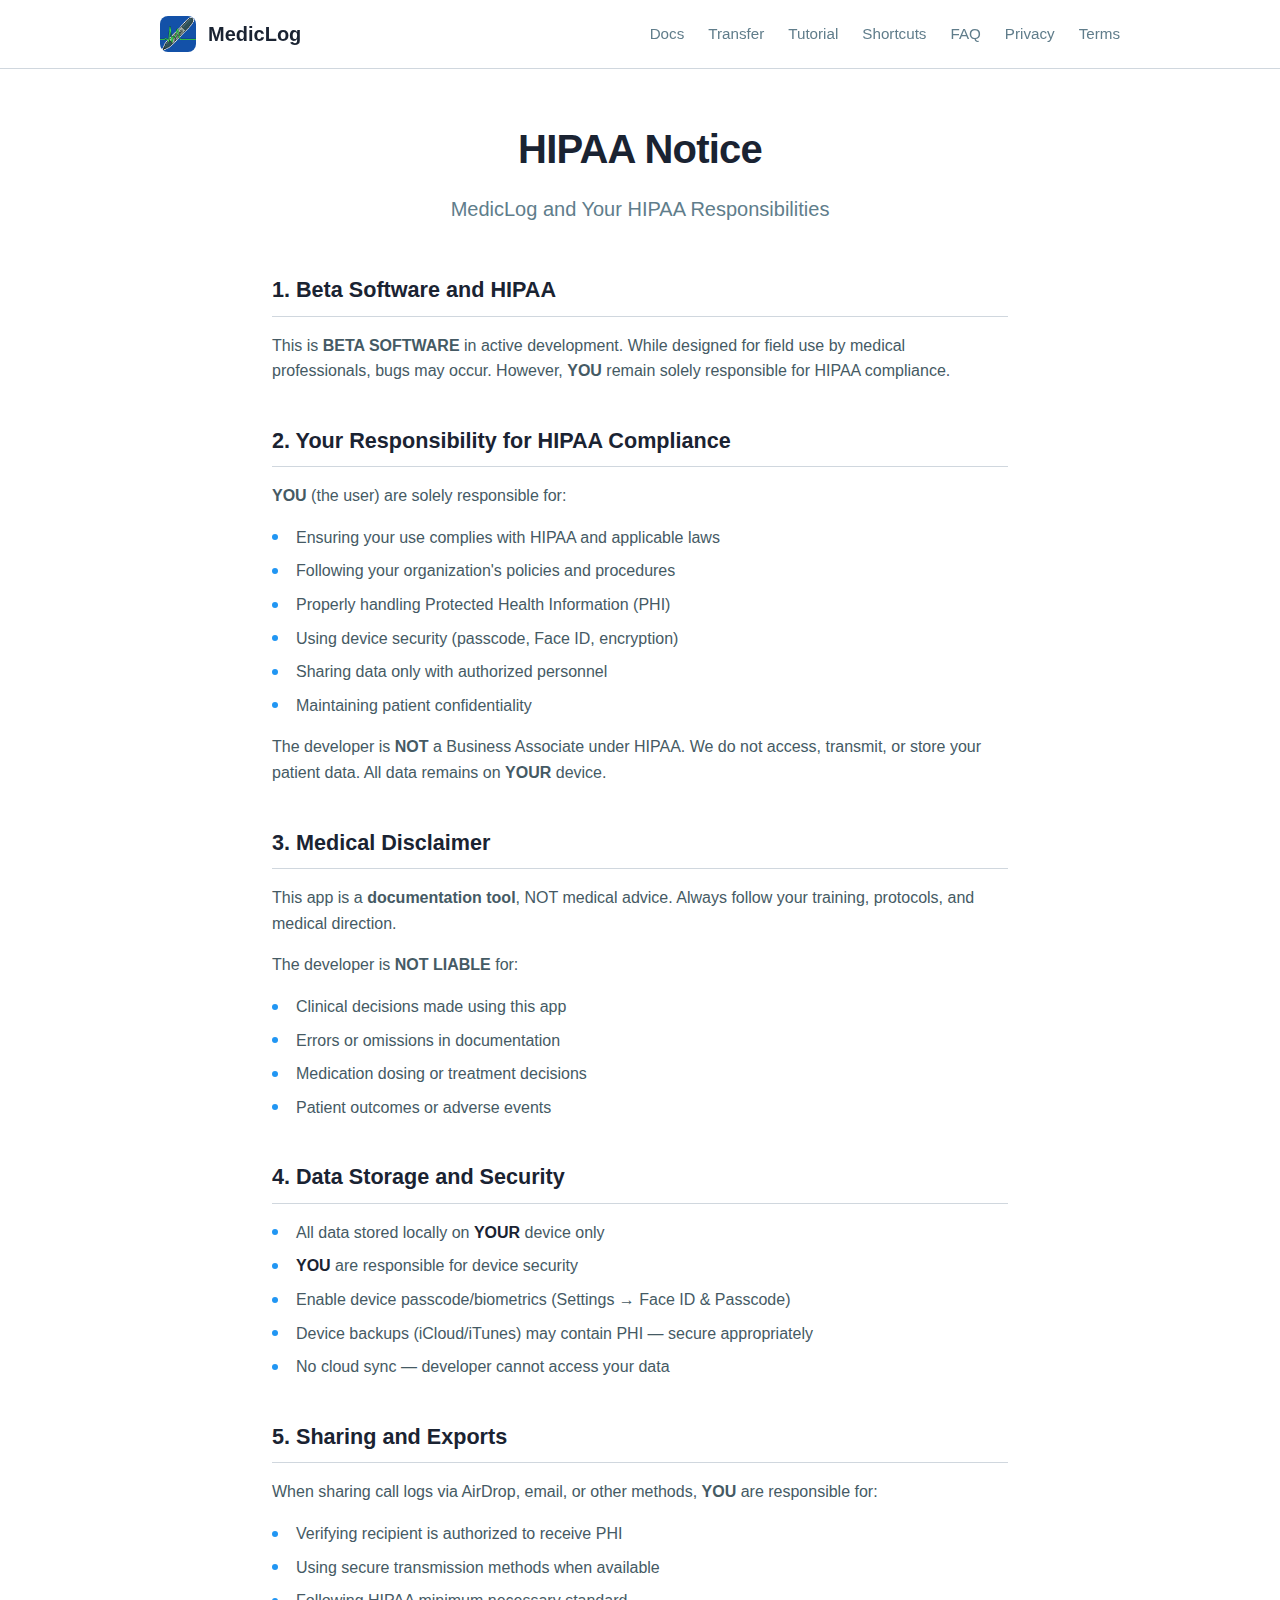
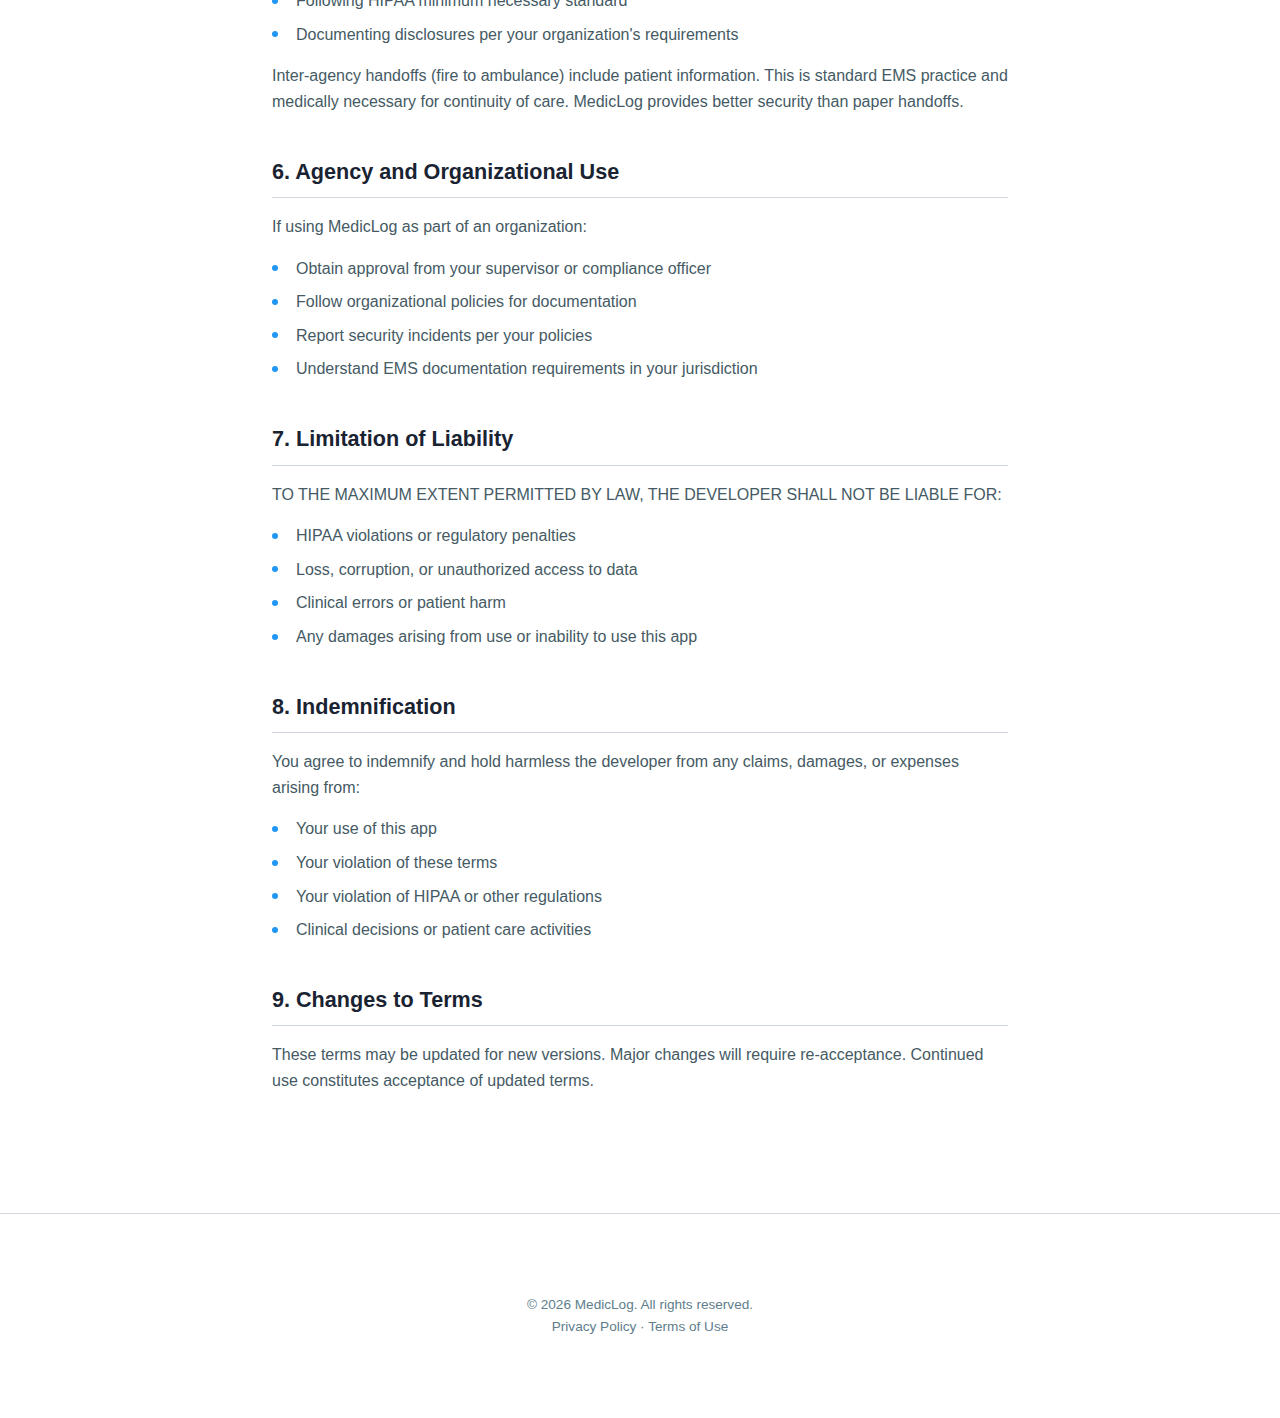
<file: hipaa-notice.html>
<!DOCTYPE html>
<html lang="en">
<head>
    <meta charset="UTF-8">
    <meta name="viewport" content="width=device-width, initial-scale=1.0">
    <title>HIPAA Notice — MedicLog</title>
    <meta name="description" content="MedicLog HIPAA Notice. Understand your responsibilities for HIPAA compliance when using MedicLog for patient care documentation.">
    <link rel="icon" type="image/png" href="icon.png">
    <link rel="stylesheet" href="styles.css">
</head>
<body>
    <nav class="nav">
        <div class="nav-inner">
            <a href="index.html" class="nav-brand">
                <img src="icon.png" alt="MedicLog">
                MedicLog
            </a>
            <button class="nav-toggle" onclick="document.querySelector('.nav-links').classList.toggle('open')">&#9776;</button>
            <div class="nav-links">
                <a href="docs.html">Docs</a>
                <a href="transfer.html">Transfer</a>
                <a href="tutorial.html">Tutorial</a>
                <a href="shortcuts.html">Shortcuts</a>
                <a href="faq.html">FAQ</a>
                <a href="privacy.html">Privacy</a>
                <a href="terms.html">Terms</a>
            </div>
        </div>
    </nav>

    <main class="container">
        <header class="page-header">
            <h1>HIPAA Notice</h1>
            <p class="subtitle">MedicLog and Your HIPAA Responsibilities</p>
        </header>

        <section class="legal-section" id="beta-hipaa">
            <h2>1. Beta Software and HIPAA</h2>
            <p>This is <strong>BETA SOFTWARE</strong> in active development. While designed for field use by medical professionals, bugs may occur. However, <strong>YOU</strong> remain solely responsible for HIPAA compliance.</p>
        </section>

        <section class="legal-section" id="your-responsibility">
            <h2>2. Your Responsibility for HIPAA Compliance</h2>
            <p><strong>YOU</strong> (the user) are solely responsible for:</p>
            <ul>
                <li>Ensuring your use complies with HIPAA and applicable laws</li>
                <li>Following your organization's policies and procedures</li>
                <li>Properly handling Protected Health Information (PHI)</li>
                <li>Using device security (passcode, Face ID, encryption)</li>
                <li>Sharing data only with authorized personnel</li>
                <li>Maintaining patient confidentiality</li>
            </ul>
            <p>The developer is <strong>NOT</strong> a Business Associate under HIPAA. We do not access, transmit, or store your patient data. All data remains on <strong>YOUR</strong> device.</p>
        </section>

        <section class="legal-section" id="medical-disclaimer">
            <h2>3. Medical Disclaimer</h2>
            <p>This app is a <strong>documentation tool</strong>, NOT medical advice. Always follow your training, protocols, and medical direction.</p>
            <p>The developer is <strong>NOT LIABLE</strong> for:</p>
            <ul>
                <li>Clinical decisions made using this app</li>
                <li>Errors or omissions in documentation</li>
                <li>Medication dosing or treatment decisions</li>
                <li>Patient outcomes or adverse events</li>
            </ul>
        </section>

        <section class="legal-section" id="data-storage">
            <h2>4. Data Storage and Security</h2>
            <ul>
                <li>All data stored locally on <strong>YOUR</strong> device only</li>
                <li><strong>YOU</strong> are responsible for device security</li>
                <li>Enable device passcode/biometrics (Settings &rarr; Face ID &amp; Passcode)</li>
                <li>Device backups (iCloud/iTunes) may contain PHI &mdash; secure appropriately</li>
                <li>No cloud sync &mdash; developer cannot access your data</li>
            </ul>
        </section>

        <section class="legal-section" id="sharing-exports">
            <h2>5. Sharing and Exports</h2>
            <p>When sharing call logs via AirDrop, email, or other methods, <strong>YOU</strong> are responsible for:</p>
            <ul>
                <li>Verifying recipient is authorized to receive PHI</li>
                <li>Using secure transmission methods when available</li>
                <li>Following HIPAA minimum necessary standard</li>
                <li>Documenting disclosures per your organization's requirements</li>
            </ul>
            <p>Inter-agency handoffs (fire to ambulance) include patient information. This is standard EMS practice and medically necessary for continuity of care. MedicLog provides better security than paper handoffs.</p>
        </section>

        <section class="legal-section" id="agency-use">
            <h2>6. Agency and Organizational Use</h2>
            <p>If using MedicLog as part of an organization:</p>
            <ul>
                <li>Obtain approval from your supervisor or compliance officer</li>
                <li>Follow organizational policies for documentation</li>
                <li>Report security incidents per your policies</li>
                <li>Understand EMS documentation requirements in your jurisdiction</li>
            </ul>
        </section>

        <section class="legal-section" id="limitation-liability">
            <h2>7. Limitation of Liability</h2>
            <p>TO THE MAXIMUM EXTENT PERMITTED BY LAW, THE DEVELOPER SHALL NOT BE LIABLE FOR:</p>
            <ul>
                <li>HIPAA violations or regulatory penalties</li>
                <li>Loss, corruption, or unauthorized access to data</li>
                <li>Clinical errors or patient harm</li>
                <li>Any damages arising from use or inability to use this app</li>
            </ul>
        </section>

        <section class="legal-section" id="indemnification">
            <h2>8. Indemnification</h2>
            <p>You agree to indemnify and hold harmless the developer from any claims, damages, or expenses arising from:</p>
            <ul>
                <li>Your use of this app</li>
                <li>Your violation of these terms</li>
                <li>Your violation of HIPAA or other regulations</li>
                <li>Clinical decisions or patient care activities</li>
            </ul>
        </section>

        <section class="legal-section" id="changes">
            <h2>9. Changes to Terms</h2>
            <p>These terms may be updated for new versions. Major changes will require re-acceptance. Continued use constitutes acceptance of updated terms.</p>
        </section>
    </main>

    <footer class="footer">
        <div class="container">
            <p>&copy; 2026 MedicLog. All rights reserved.</p>
            <p><a href="privacy.html">Privacy Policy</a> &middot; <a href="terms.html">Terms of Use</a></p>
        </div>
    </footer>
</body>
</html>
</file>
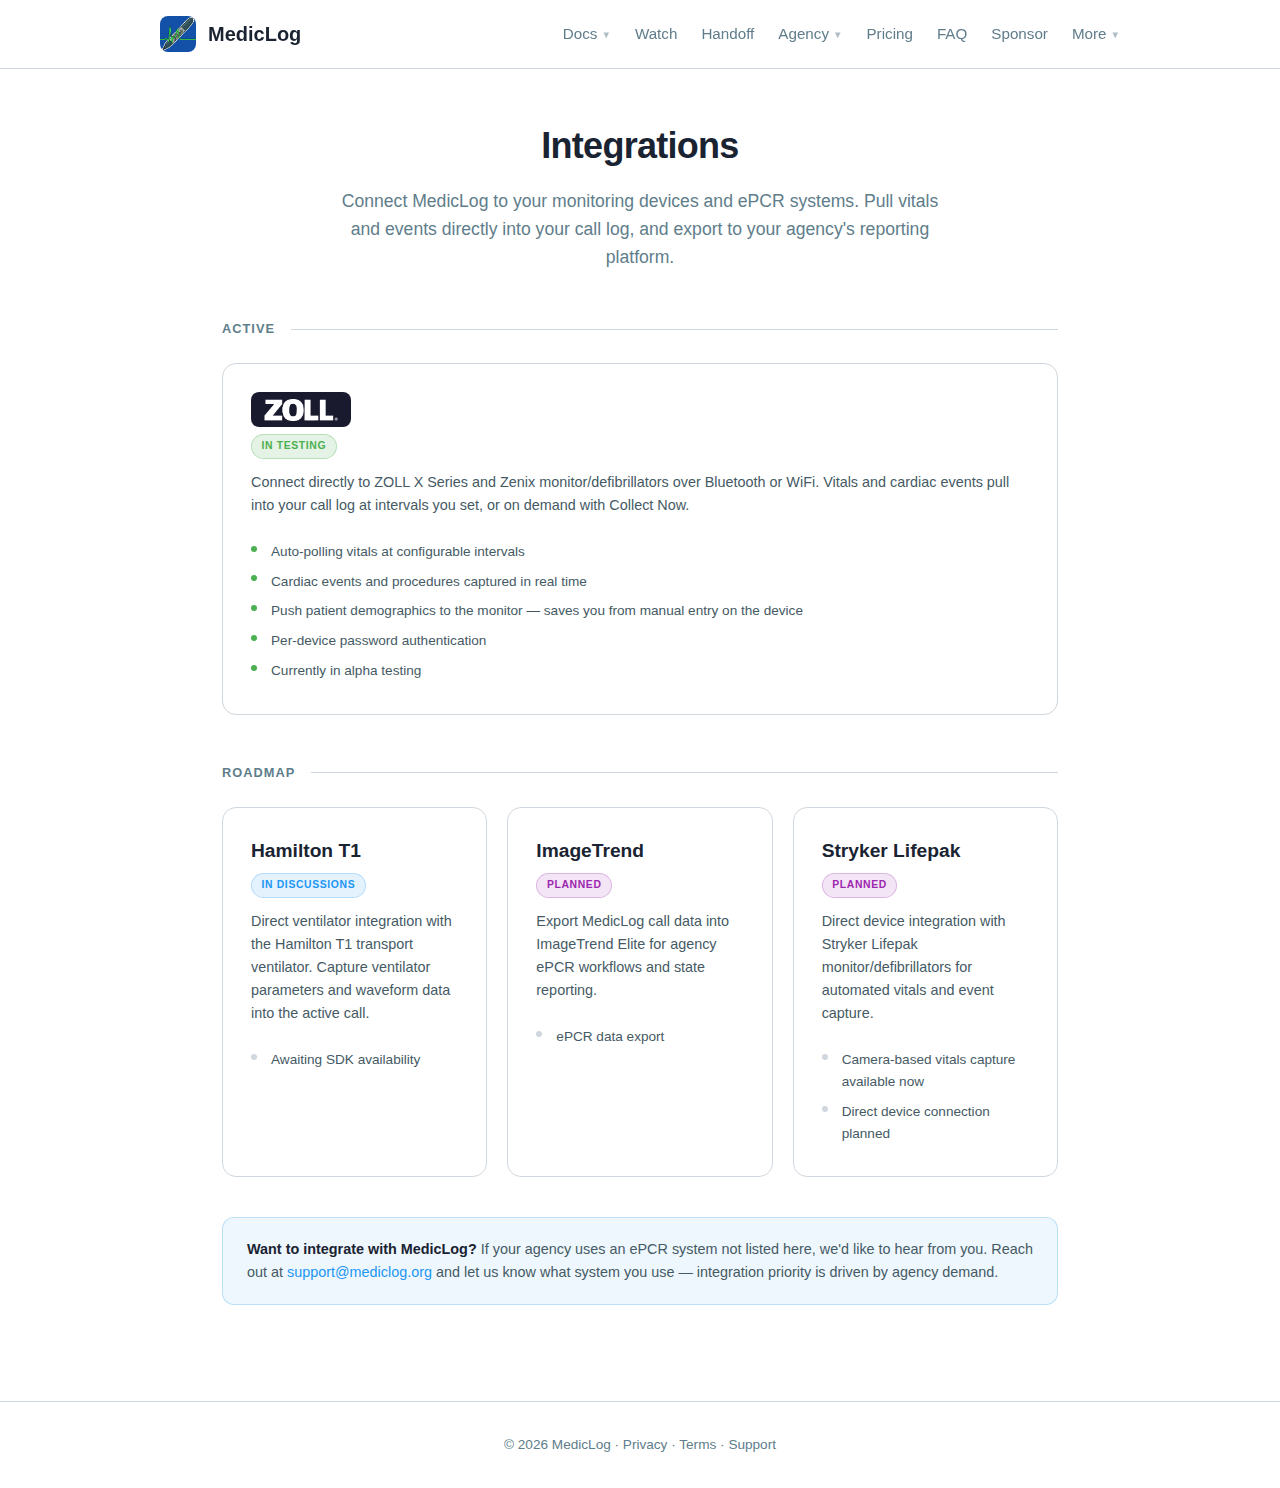
<file: integrations.html>
<!DOCTYPE html>
<html lang="en">
<head>
    <meta charset="UTF-8">
    <meta name="viewport" content="width=device-width, initial-scale=1.0">
    <title>Integrations — MedicLog</title>
    <meta name="description" content="MedicLog integrations — connect to ZOLL, Hamilton, and Lifepak devices for automated vitals capture, and export call data to ImageTrend and other ePCR systems.">
    <link rel="icon" type="image/png" href="icon.png">
    <link rel="stylesheet" href="styles.css">
    <style>
        .integrations-container { max-width: 900px; margin: 0 auto; padding: 3rem 2rem; }
        .integrations-header { text-align: center; margin-bottom: 3rem; }
        .integrations-header h1 { font-size: 2.25rem; font-weight: 700; letter-spacing: -0.02em; margin-bottom: 0.75rem; }
        .integrations-header .subtitle { color: var(--text-muted); font-size: 1.1rem; max-width: 600px; margin: 0 auto; }

        .integrations-grid {
            display: grid;
            grid-template-columns: repeat(auto-fit, minmax(260px, 1fr));
            gap: 1.25rem;
        }

        .integration-card {
            background: var(--card-bg);
            border: 1px solid var(--border);
            border-radius: 14px;
            padding: 1.75rem;
            display: flex;
            flex-direction: column;
            gap: 0.75rem;
            transition: border-color 0.2s, box-shadow 0.2s;
        }
        .integration-card:hover {
            border-color: var(--accent);
            box-shadow: 0 4px 20px rgba(33,150,243,0.12);
        }
        .integration-logo {
            display: inline-flex;
            align-items: center;
            justify-content: center;
            background: #1a1a2e;
            border-radius: 8px;
            padding: 0.4rem 0.75rem;
            text-decoration: none;
            transition: opacity 0.2s;
        }
        .integration-logo:hover { opacity: 0.8; }
        .integration-logo img {
            height: 22px;
            width: auto;
        }
        .integration-name {
            font-size: 1.2rem;
            font-weight: 700;
            color: var(--text-primary);
            display: flex;
            flex-direction: column;
            align-items: flex-start;
            gap: 0.4rem;
        }
        .integration-desc {
            font-size: 0.9rem;
            color: var(--text-secondary);
            line-height: 1.6;
        }

        .badge {
            display: inline-block;
            font-size: 0.65rem;
            font-weight: 700;
            text-transform: uppercase;
            letter-spacing: 0.06em;
            padding: 0.2rem 0.6rem;
            border-radius: 100px;
            white-space: nowrap;
        }
        .badge-testing {
            background: rgba(76,175,80,0.15);
            color: #4caf50;
            border: 1px solid rgba(76,175,80,0.3);
        }
        .badge-discussions {
            background: rgba(33,150,243,0.12);
            color: var(--accent);
            border: 1px solid rgba(33,150,243,0.25);
        }
        .badge-planned {
            background: rgba(156,39,176,0.12);
            color: #9c27b0;
            border: 1px solid rgba(156,39,176,0.25);
        }

        .integration-features {
            list-style: none;
            padding: 0;
            margin: 0.5rem 0 0;
            font-size: 0.85rem;
            color: var(--text-secondary);
        }
        .integration-features li {
            padding: 0.25rem 0;
            padding-left: 1.25rem;
            position: relative;
        }
        .integration-features li::before {
            content: "";
            position: absolute;
            left: 0;
            top: 0.55rem;
            width: 6px;
            height: 6px;
            border-radius: 50%;
            background: var(--border);
        }
        .integration-card.active .integration-features li::before {
            background: #4caf50;
        }

        .divider-section {
            margin: 3rem 0 1.5rem;
            display: flex;
            align-items: center;
            gap: 1rem;
        }
        .divider-section h2 {
            font-size: 0.8rem;
            font-weight: 600;
            text-transform: uppercase;
            letter-spacing: 0.08em;
            color: var(--text-muted);
            white-space: nowrap;
        }
        .divider-line { flex: 1; height: 1px; background: var(--border); }

        .info-block {
            background: var(--highlight-bg);
            border: 1px solid var(--highlight-border);
            border-radius: 12px;
            padding: 1.25rem 1.5rem;
            margin-top: 2.5rem;
            font-size: 0.9rem;
            color: var(--text-secondary);
            line-height: 1.6;
        }
        .info-block strong { color: var(--text-primary); }

        @media (max-width: 640px) {
            .integrations-header h1 { font-size: 1.75rem; }
            .integrations-container { padding: 2rem 1.25rem; }
        }
    </style>
</head>
<body>
    <nav class="nav" data-page="integrations"></nav>

    <div class="integrations-container">
        <div class="integrations-header">
            <h1>Integrations</h1>
            <p class="subtitle">Connect MedicLog to your monitoring devices and ePCR systems. Pull vitals and events directly into your call log, and export to your agency's reporting platform.</p>
        </div>

        <div class="divider-section">
            <h2>Active</h2>
            <div class="divider-line"></div>
        </div>

        <div class="integrations-grid">
            <div class="integration-card active">
                <div class="integration-name">
                    <a href="https://www.zoll.com/" target="_blank" rel="noopener" class="integration-logo"><img src="assets/integrations/zoll-logo.png" alt="Zoll"></a>
                    <span class="badge badge-testing">In Testing</span>
                </div>
                <div class="integration-desc">
                    Connect directly to ZOLL X Series and Zenix monitor/defibrillators over Bluetooth or WiFi. Vitals and cardiac events pull into your call log at intervals you set, or on demand with Collect Now.
                </div>
                <ul class="integration-features">
                    <li>Auto-polling vitals at configurable intervals</li>
                    <li>Cardiac events and procedures captured in real time</li>
                    <li>Push patient demographics to the monitor — saves you from manual entry on the device</li>
                    <li>Per-device password authentication</li>
                    <li>Currently in alpha testing</li>
                </ul>
            </div>
        </div>

        <div class="divider-section">
            <h2>Roadmap</h2>
            <div class="divider-line"></div>
        </div>

        <div class="integrations-grid">
            <div class="integration-card">
                <div class="integration-name">
                    Hamilton T1
                    <span class="badge badge-discussions">In Discussions</span>
                </div>
                <div class="integration-desc">
                    Direct ventilator integration with the Hamilton T1 transport ventilator. Capture ventilator parameters and waveform data into the active call.
                </div>
                <ul class="integration-features">
                    <li>Awaiting SDK availability</li>
                </ul>
            </div>

            <div class="integration-card">
                <div class="integration-name">
                    ImageTrend
                    <span class="badge badge-planned">Planned</span>
                </div>
                <div class="integration-desc">
                    Export MedicLog call data into ImageTrend Elite for agency ePCR workflows and state reporting.
                </div>
                <ul class="integration-features">
                    <li>ePCR data export</li>
                </ul>
            </div>

            <div class="integration-card">
                <div class="integration-name">
                    Stryker Lifepak
                    <span class="badge badge-planned">Planned</span>
                </div>
                <div class="integration-desc">
                    Direct device integration with Stryker Lifepak monitor/defibrillators for automated vitals and event capture.
                </div>
                <ul class="integration-features">
                    <li>Camera-based vitals capture available now</li>
                    <li>Direct device connection planned</li>
                </ul>
            </div>
        </div>

        <div class="info-block">
            <strong>Want to integrate with MedicLog?</strong> If your agency uses an ePCR system not listed here, we'd like to hear from you. Reach out at <a href="mailto:support@mediclog.org">support@mediclog.org</a> and let us know what system you use — integration priority is driven by agency demand.
        </div>
    </div>

    <footer style="text-align:center; padding: 2rem; color: var(--text-muted); font-size: 0.85rem; border-top: 1px solid var(--border); margin-top: 3rem;">
        <p>&copy; 2026 MedicLog &middot; <a href="privacy.html" style="color:var(--text-muted)">Privacy</a> &middot;
        <a href="terms.html" style="color:var(--text-muted)">Terms</a> &middot;
        <a href="https://github.com/MedicLog/mediclog-support/issues" style="color:var(--text-muted)">Support</a></p>
    </footer>
    <script src="nav-loader.js"></script>
</body>
</html>
</file>
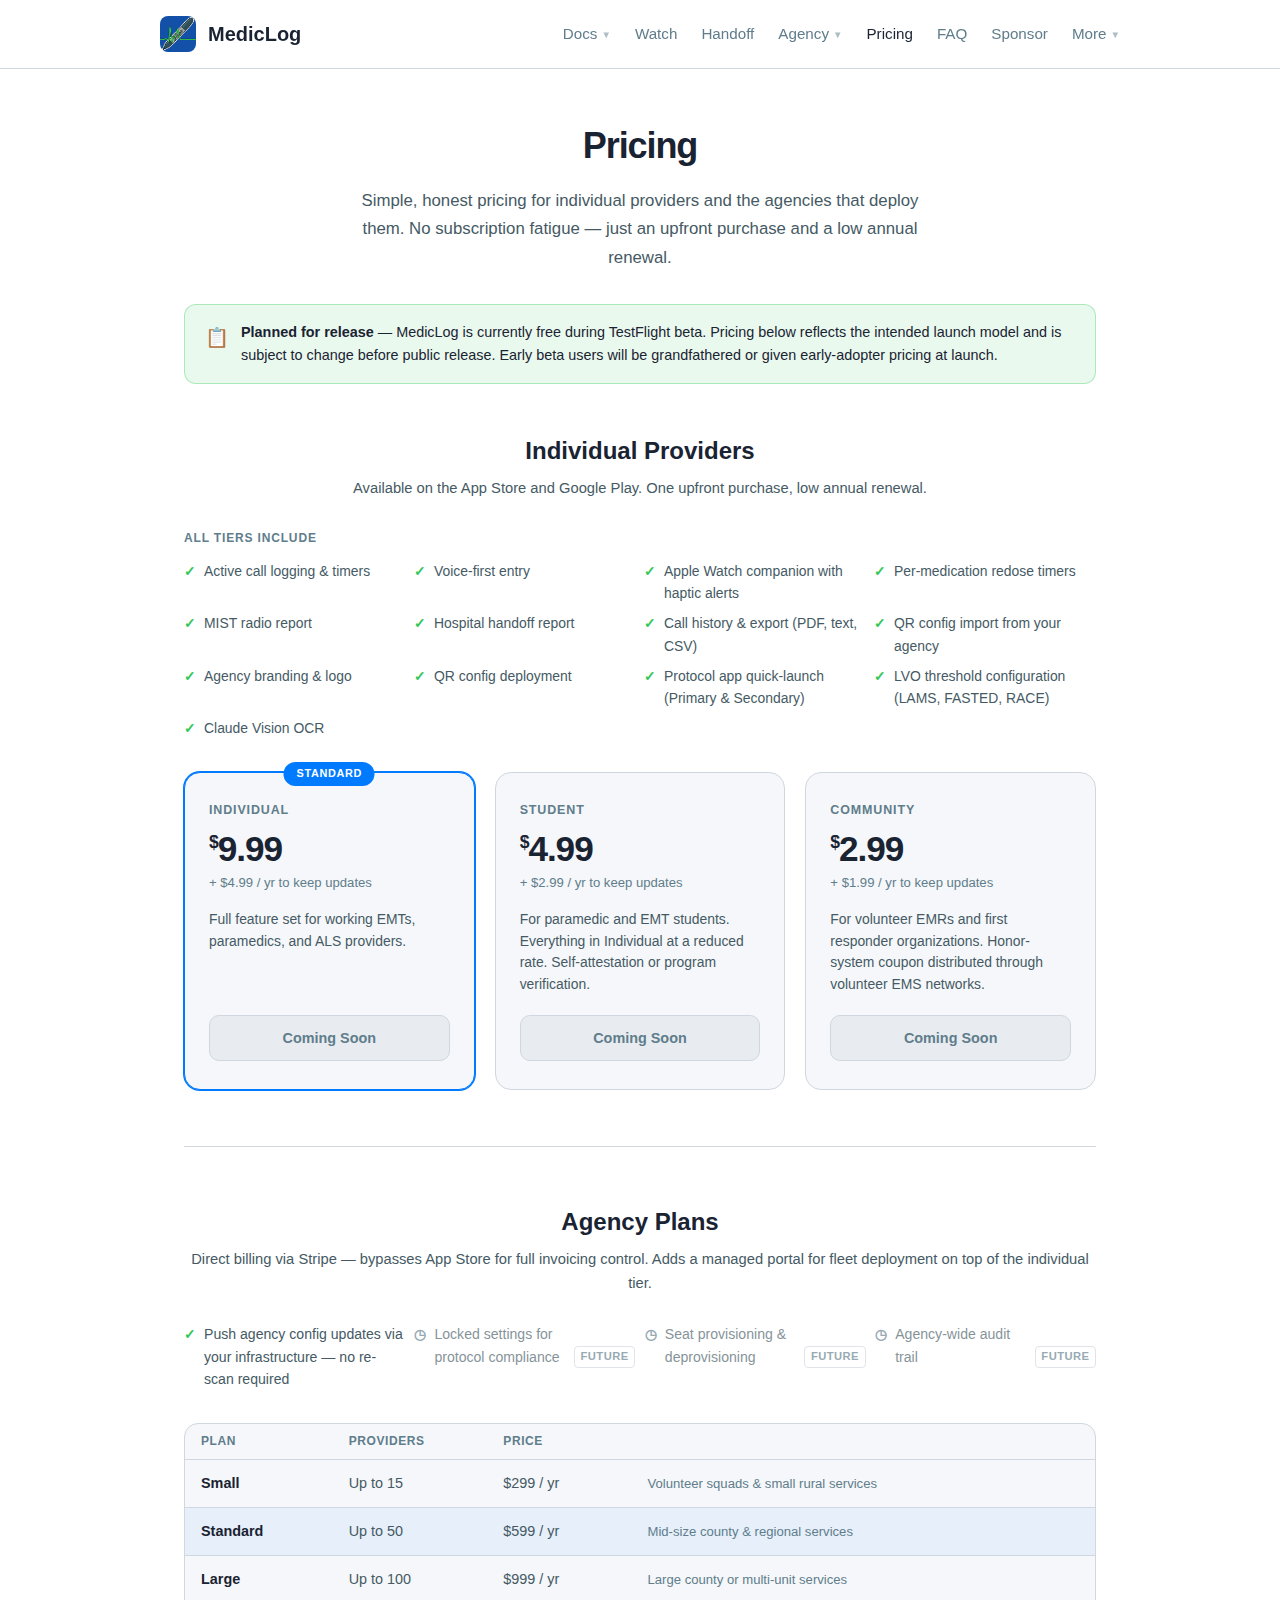
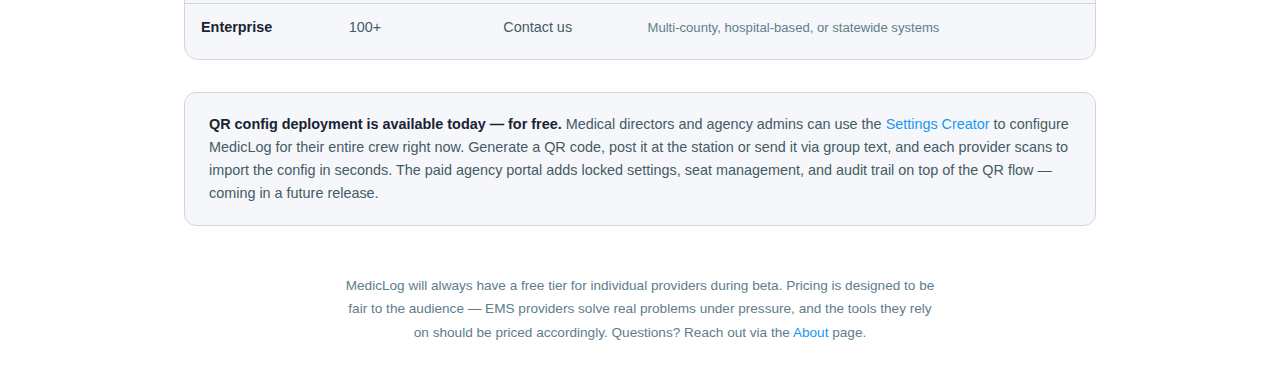
<file: pricing.html>
<!DOCTYPE html>
<html lang="en">
<head>
    <meta charset="UTF-8">
    <meta name="viewport" content="width=device-width, initial-scale=1.0">
    <title>Pricing — MedicLog</title>
    <meta name="description" content="MedicLog pricing for individual EMS providers and agencies. Upfront purchase with low annual renewal. Agency plans for fleet deployment.">
    <link rel="icon" type="image/png" href="icon.png">
    <link rel="stylesheet" href="styles.css">
    <style>
        .pricing-wrap {
            max-width: 960px;
            margin: 0 auto;
            padding: 3rem 1.5rem;
        }

        .pricing-hero {
            text-align: center;
            margin-bottom: 2rem;
        }

        .pricing-hero h1 {
            font-size: 2.25rem;
            font-weight: 800;
            letter-spacing: -0.03em;
            margin-bottom: 0.75rem;
        }

        .pricing-hero p {
            font-size: 1.05rem;
            color: var(--text-secondary);
            line-height: 1.7;
            max-width: 560px;
            margin: 0 auto;
        }

        .planned-banner {
            display: flex;
            align-items: flex-start;
            gap: 0.75rem;
            background: rgba(52,199,89,0.1);
            border: 1px solid rgba(52,199,89,0.35);
            border-radius: 12px;
            padding: 1rem 1.25rem;
            margin-bottom: 3rem;
            font-size: 0.9rem;
            color: var(--text-primary);
            line-height: 1.6;
        }

        .planned-banner-icon { font-size: 1.2rem; flex-shrink: 0; margin-top: 0.1rem; }

        /* ---- Section headings ---- */
        .pricing-section-heading {
            text-align: center;
            margin-bottom: 1.75rem;
        }

        .pricing-section-heading h2 {
            font-size: 1.5rem;
            font-weight: 700;
            margin-bottom: 0.4rem;
        }

        .pricing-section-heading p {
            font-size: 0.92rem;
            color: var(--text-secondary);
        }

        .pricing-divider {
            border: none;
            border-top: 1px solid var(--border);
            margin: 3.5rem 0;
        }

        /* ---- Cards ---- */
        .pricing-grid {
            display: grid;
            grid-template-columns: repeat(auto-fit, minmax(240px, 1fr));
            gap: 1.25rem;
            margin-bottom: 1rem;
        }

        .pricing-card {
            background: var(--bg-secondary);
            border: 1px solid var(--border);
            border-radius: 16px;
            padding: 1.75rem 1.5rem;
            display: flex;
            flex-direction: column;
            position: relative;
        }

        .pricing-card.featured {
            border-color: #007aff;
            box-shadow: 0 0 0 1px #007aff;
        }

        .pricing-card-badge {
            position: absolute;
            top: -11px;
            left: 50%;
            transform: translateX(-50%);
            background: #007aff;
            color: #fff;
            font-size: 0.68rem;
            font-weight: 700;
            letter-spacing: 0.06em;
            text-transform: uppercase;
            padding: 0.22rem 0.8rem;
            border-radius: 99px;
            white-space: nowrap;
        }

        .pricing-card-name {
            font-size: 0.78rem;
            font-weight: 700;
            letter-spacing: 0.07em;
            text-transform: uppercase;
            color: var(--text-muted);
            margin-bottom: 0.6rem;
        }

        .pricing-card-price {
            font-size: 2.2rem;
            font-weight: 800;
            letter-spacing: -0.03em;
            line-height: 1.1;
            margin-bottom: 0.2rem;
        }

        .pricing-card-price .currency {
            font-size: 1.1rem;
            font-weight: 600;
            vertical-align: super;
        }

        .pricing-card-renewal {
            font-size: 0.82rem;
            color: var(--text-muted);
            margin-bottom: 1rem;
        }

        .pricing-card-desc {
            font-size: 0.87rem;
            color: var(--text-secondary);
            line-height: 1.55;
            margin-bottom: 1.25rem;
            flex: 1;
        }

        .pricing-card-features {
            list-style: none;
            padding: 0;
            margin: 0 0 1.5rem;
            border-top: 1px solid var(--border);
            padding-top: 1rem;
        }

        .pricing-card-features li {
            font-size: 0.85rem;
            color: var(--text-secondary);
            padding: 0.3rem 0;
            display: flex;
            align-items: flex-start;
            gap: 0.5rem;
        }

        .pricing-card-features li::before {
            content: '✓';
            color: #34c759;
            font-weight: 700;
            flex-shrink: 0;
        }

        .pricing-card-features li.inherited::before {
            content: '+';
            color: #007aff;
        }

        .pricing-card-cta {
            display: block;
            text-align: center;
            padding: 0.65rem 1rem;
            border-radius: 10px;
            font-size: 0.9rem;
            font-weight: 600;
            background: var(--bg-tertiary);
            color: var(--text-muted);
            border: 1px solid var(--border);
            margin-top: auto;
        }

        /* ---- Agency seat notes ---- */
        /* ---- Agency features + table ---- */
        .agency-features-grid {
            display: grid;
            grid-template-columns: repeat(auto-fit, minmax(200px, 1fr));
            gap: 0.6rem;
            margin-bottom: 2rem;
        }

        .agency-feature-item {
            display: flex;
            align-items: flex-start;
            gap: 0.5rem;
            font-size: 0.88rem;
            color: var(--text-secondary);
        }

        .agency-feature-item::before {
            content: '✓';
            color: #34c759;
            font-weight: 700;
            flex-shrink: 0;
        }

        .agency-table {
            width: 100%;
            border-collapse: collapse;
            font-size: 0.9rem;
            margin-bottom: 0.5rem;
        }

        .agency-table th {
            text-align: left;
            font-size: 0.75rem;
            font-weight: 700;
            text-transform: uppercase;
            letter-spacing: 0.05em;
            color: var(--text-muted);
            padding: 0.5rem 1rem;
            border-bottom: 1px solid var(--border);
        }

        .agency-table td {
            padding: 0.75rem 1rem;
            border-bottom: 1px solid var(--border);
            color: var(--text-secondary);
        }

        .agency-table tr:last-child td { border-bottom: none; }

        .agency-table td:first-child {
            font-weight: 600;
            color: var(--text-primary);
        }

        .agency-table tr.highlighted td {
            background: rgba(0,122,255,0.06);
        }

        .agency-table-wrap {
            background: var(--bg-secondary);
            border: 1px solid var(--border);
            border-radius: 14px;
            overflow: hidden;
            margin-bottom: 2rem;
        }

        /* ---- Individual shared features ---- */
        .individual-features {
            margin-bottom: 2rem;
        }

        .individual-features-label {
            font-size: 0.75rem;
            font-weight: 700;
            letter-spacing: 0.07em;
            text-transform: uppercase;
            color: var(--text-muted);
            margin-bottom: 0.75rem;
        }

        .individual-features-grid {
            display: grid;
            grid-template-columns: repeat(auto-fit, minmax(200px, 1fr));
            gap: 0.5rem;
        }

        .individual-feature-item {
            display: flex;
            align-items: flex-start;
            gap: 0.5rem;
            font-size: 0.87rem;
            color: var(--text-secondary);
        }

        .individual-feature-item::before {
            content: '✓';
            color: #34c759;
            font-weight: 700;
            flex-shrink: 0;
        }

        /* ---- Future badge ---- */
        .agency-feature-item.future {
            opacity: 0.65;
        }

        .agency-feature-item.future::before {
            content: '◷';
            color: var(--text-muted);
        }

        .future-badge {
            font-size: 0.7rem;
            font-weight: 700;
            letter-spacing: 0.04em;
            text-transform: uppercase;
            color: var(--text-muted);
            border: 1px solid var(--border);
            border-radius: 4px;
            padding: 0.05rem 0.35rem;
            flex-shrink: 0;
            align-self: center;
        }

        /* ---- QR note ---- */
        .qr-today-note {
            background: var(--bg-secondary);
            border: 1px solid var(--border);
            border-radius: 12px;
            padding: 1.25rem 1.5rem;
            margin-top: 2rem;
            font-size: 0.9rem;
            color: var(--text-secondary);
            line-height: 1.6;
        }

        .qr-today-note strong { color: var(--text-primary); }

        /* ---- Bottom note ---- */
        .pricing-footer-note {
            text-align: center;
            margin-top: 3rem;
            font-size: 0.85rem;
            color: var(--text-muted);
            line-height: 1.7;
            max-width: 600px;
            margin-left: auto;
            margin-right: auto;
        }
    </style>
</head>
<body>
    <nav class="nav" data-page="pricing"></nav>

    <main>
        <div class="pricing-wrap">

            <div class="pricing-hero">
                <h1>Pricing</h1>
                <p>Simple, honest pricing for individual providers and the agencies that deploy them. No subscription fatigue — just an upfront purchase and a low annual renewal.</p>
            </div>

            <div class="planned-banner">
                <span class="planned-banner-icon">📋</span>
                <div>
                    <strong>Planned for release</strong> — MedicLog is currently free during TestFlight beta. Pricing below reflects the intended launch model and is subject to change before public release. Early beta users will be grandfathered or given early-adopter pricing at launch.
                </div>
            </div>

            <!-- B2C -->
            <div class="pricing-section-heading">
                <h2>Individual Providers</h2>
                <p>Available on the App Store and Google Play. One upfront purchase, low annual renewal.</p>
            </div>

            <div class="individual-features">
                <div class="individual-features-label">All tiers include</div>
                <div class="individual-features-grid">
                    <div class="individual-feature-item">Active call logging &amp; timers</div>
                    <div class="individual-feature-item">Voice-first entry</div>
                    <div class="individual-feature-item">Apple Watch companion with haptic alerts</div>
                    <div class="individual-feature-item">Per-medication redose timers</div>
                    <div class="individual-feature-item">MIST radio report</div>
                    <div class="individual-feature-item">Hospital handoff report</div>
                    <div class="individual-feature-item">Call history &amp; export (PDF, text, CSV)</div>
                    <div class="individual-feature-item">QR config import from your agency</div>
                    <div class="individual-feature-item">Agency branding &amp; logo</div>
                    <div class="individual-feature-item">QR config deployment</div>
                    <div class="individual-feature-item">Protocol app quick-launch (Primary &amp; Secondary)</div>
                    <div class="individual-feature-item">LVO threshold configuration (LAMS, FASTED, RACE)</div>
                    <div class="individual-feature-item">Claude Vision OCR</div>
                </div>
            </div>

            <div class="pricing-grid">

                <div class="pricing-card featured">
                    <div class="pricing-card-badge">Standard</div>
                    <div class="pricing-card-name">Individual</div>
                    <div class="pricing-card-price"><span class="currency">$</span>9.99</div>
                    <div class="pricing-card-renewal">+ $4.99 / yr to keep updates</div>
                    <div class="pricing-card-desc">Full feature set for working EMTs, paramedics, and ALS providers.</div>
                    <span class="pricing-card-cta">Coming Soon</span>
                </div>

                <div class="pricing-card">
                    <div class="pricing-card-name">Student</div>
                    <div class="pricing-card-price"><span class="currency">$</span>4.99</div>
                    <div class="pricing-card-renewal">+ $2.99 / yr to keep updates</div>
                    <div class="pricing-card-desc">For paramedic and EMT students. Everything in Individual at a reduced rate. Self-attestation or program verification.</div>
                    <span class="pricing-card-cta">Coming Soon</span>
                </div>

                <div class="pricing-card">
                    <div class="pricing-card-name">Community</div>
                    <div class="pricing-card-price"><span class="currency">$</span>2.99</div>
                    <div class="pricing-card-renewal">+ $1.99 / yr to keep updates</div>
                    <div class="pricing-card-desc">For volunteer EMRs and first responder organizations. Honor-system coupon distributed through volunteer EMS networks.</div>
                    <span class="pricing-card-cta">Coming Soon</span>
                </div>

            </div>

            <hr class="pricing-divider">

            <!-- B2B -->
            <div class="pricing-section-heading">
                <h2>Agency Plans</h2>
                <p>Direct billing via Stripe — bypasses App Store for full invoicing control. Adds a managed portal for fleet deployment on top of the individual tier.</p>
            </div>

            <div class="agency-features-grid">
                <div class="agency-feature-item">Push agency config updates via your infrastructure — no re-scan required</div>
                <div class="agency-feature-item future">Locked settings for protocol compliance <span class="future-badge">Future</span></div>
                <div class="agency-feature-item future">Seat provisioning &amp; deprovisioning <span class="future-badge">Future</span></div>
                <div class="agency-feature-item future">Agency-wide audit trail <span class="future-badge">Future</span></div>
            </div>

            <div class="agency-table-wrap">
                <table class="agency-table">
                    <thead>
                        <tr>
                            <th>Plan</th>
                            <th>Providers</th>
                            <th>Price</th>
                            <th></th>
                        </tr>
                    </thead>
                    <tbody>
                        <tr>
                            <td>Small</td>
                            <td>Up to 15</td>
                            <td>$299 / yr</td>
                            <td style="color:var(--text-muted);font-size:0.82rem">Volunteer squads &amp; small rural services</td>
                        </tr>
                        <tr class="highlighted">
                            <td>Standard</td>
                            <td>Up to 50</td>
                            <td>$599 / yr</td>
                            <td style="color:var(--text-muted);font-size:0.82rem">Mid-size county &amp; regional services</td>
                        </tr>
                        <tr>
                            <td>Large</td>
                            <td>Up to 100</td>
                            <td>$999 / yr</td>
                            <td style="color:var(--text-muted);font-size:0.82rem">Large county or multi-unit services</td>
                        </tr>
                        <tr>
                            <td>Enterprise</td>
                            <td>100+</td>
                            <td>Contact us</td>
                            <td style="color:var(--text-muted);font-size:0.82rem">Multi-county, hospital-based, or statewide systems</td>
                        </tr>
                    </tbody>
                </table>
            </div>

            <div class="qr-today-note">
                <strong>QR config deployment is available today — for free.</strong> Medical directors and agency admins can use the <a href="settings-creator.html">Settings Creator</a> to configure MedicLog for their entire crew right now. Generate a QR code, post it at the station or send it via group text, and each provider scans to import the config in seconds. The paid agency portal adds locked settings, seat management, and audit trail on top of the QR flow — coming in a future release.
            </div>

            <p class="pricing-footer-note">
                MedicLog will always have a free tier for individual providers during beta. Pricing is designed to be fair to the audience — EMS providers solve real problems under pressure, and the tools they rely on should be priced accordingly. Questions? Reach out via the <a href="about.html">About</a> page.
            </p>

        </div>
    </main>

    <script src="nav-loader.js"></script>
</body>
</html>
</file>
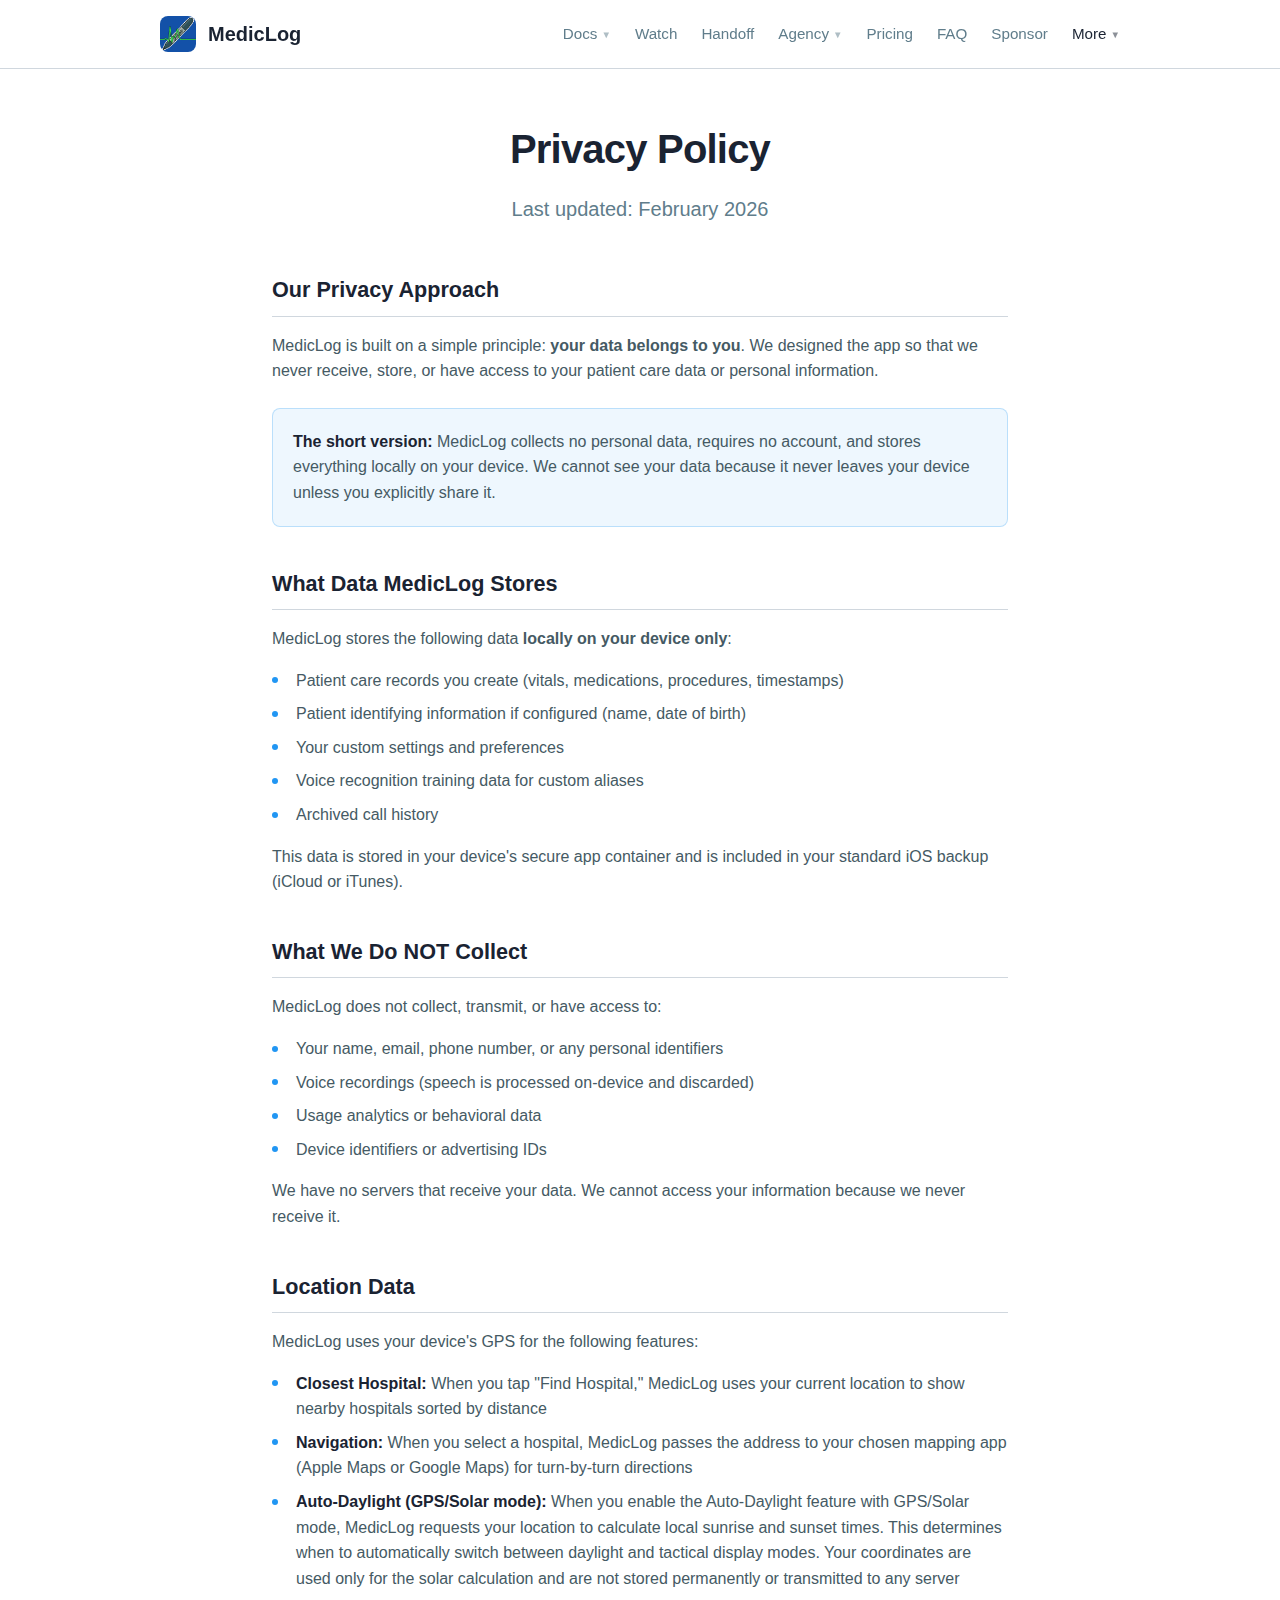
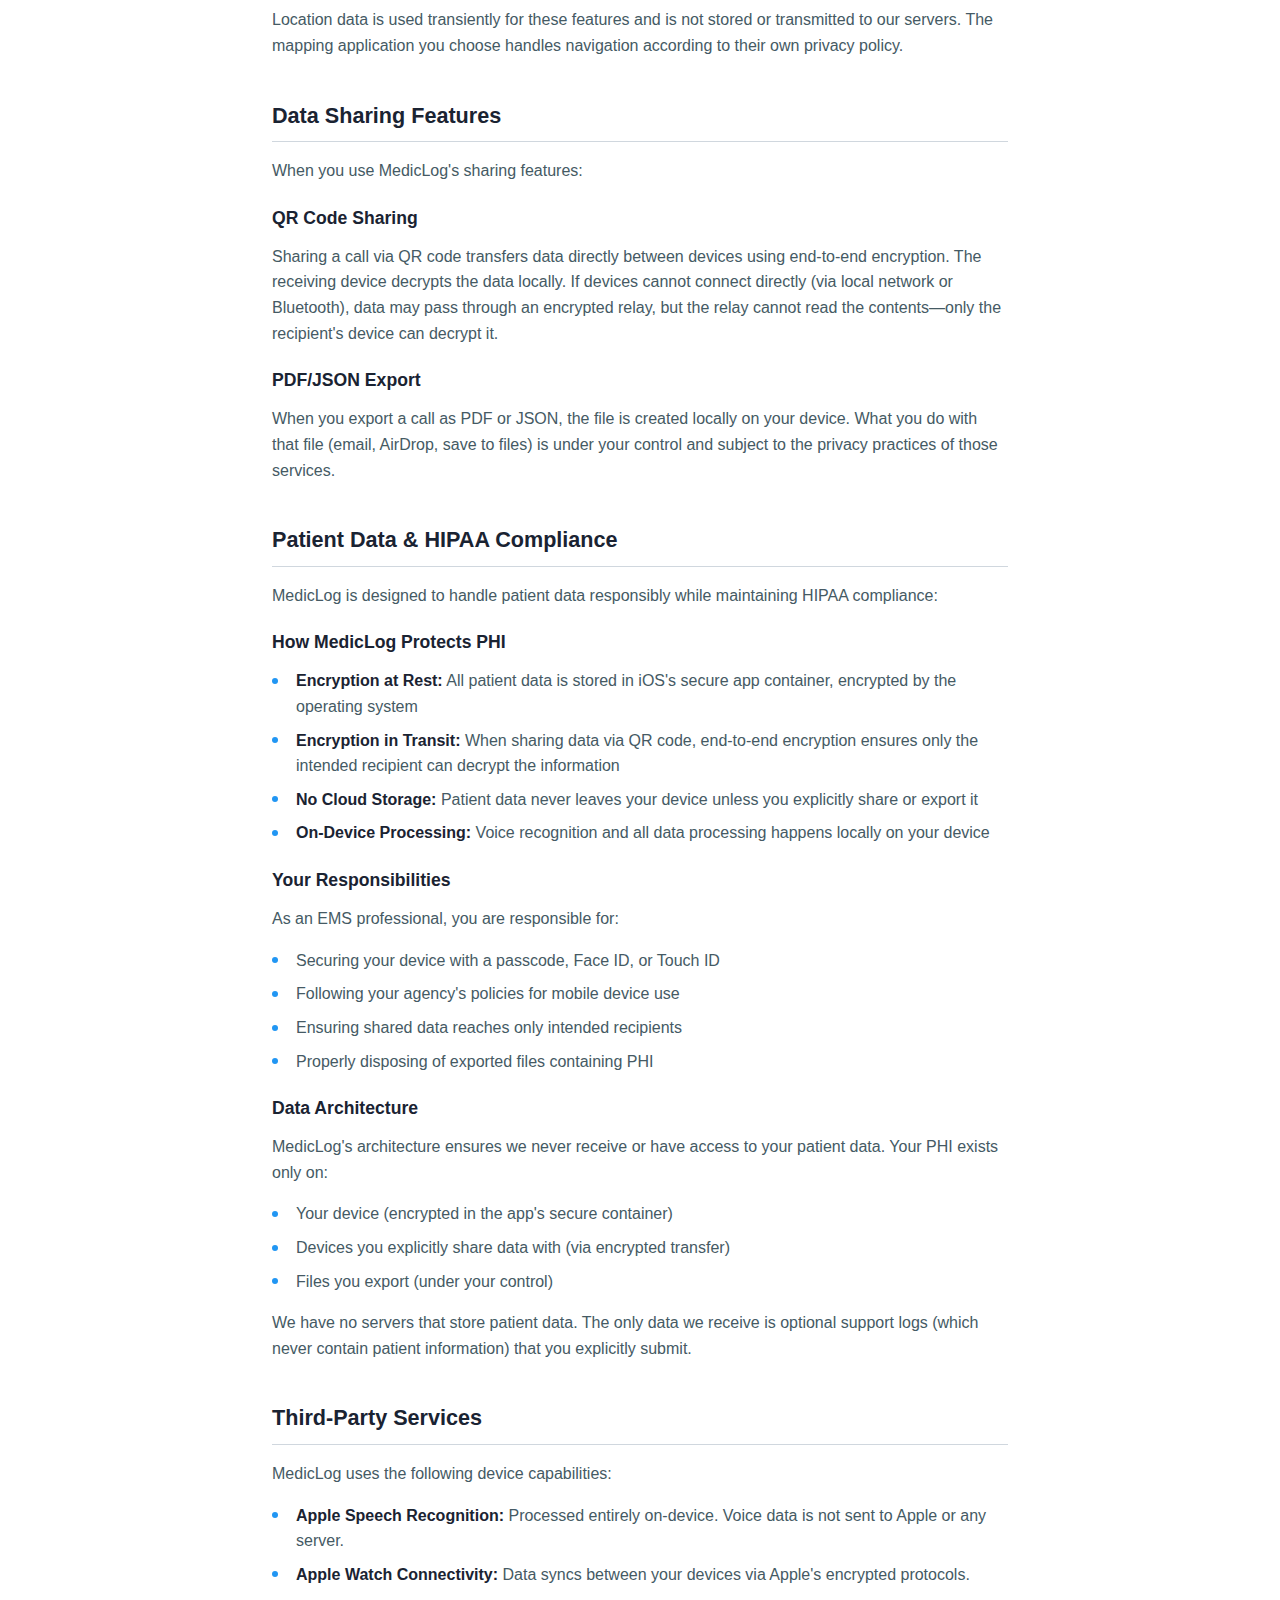
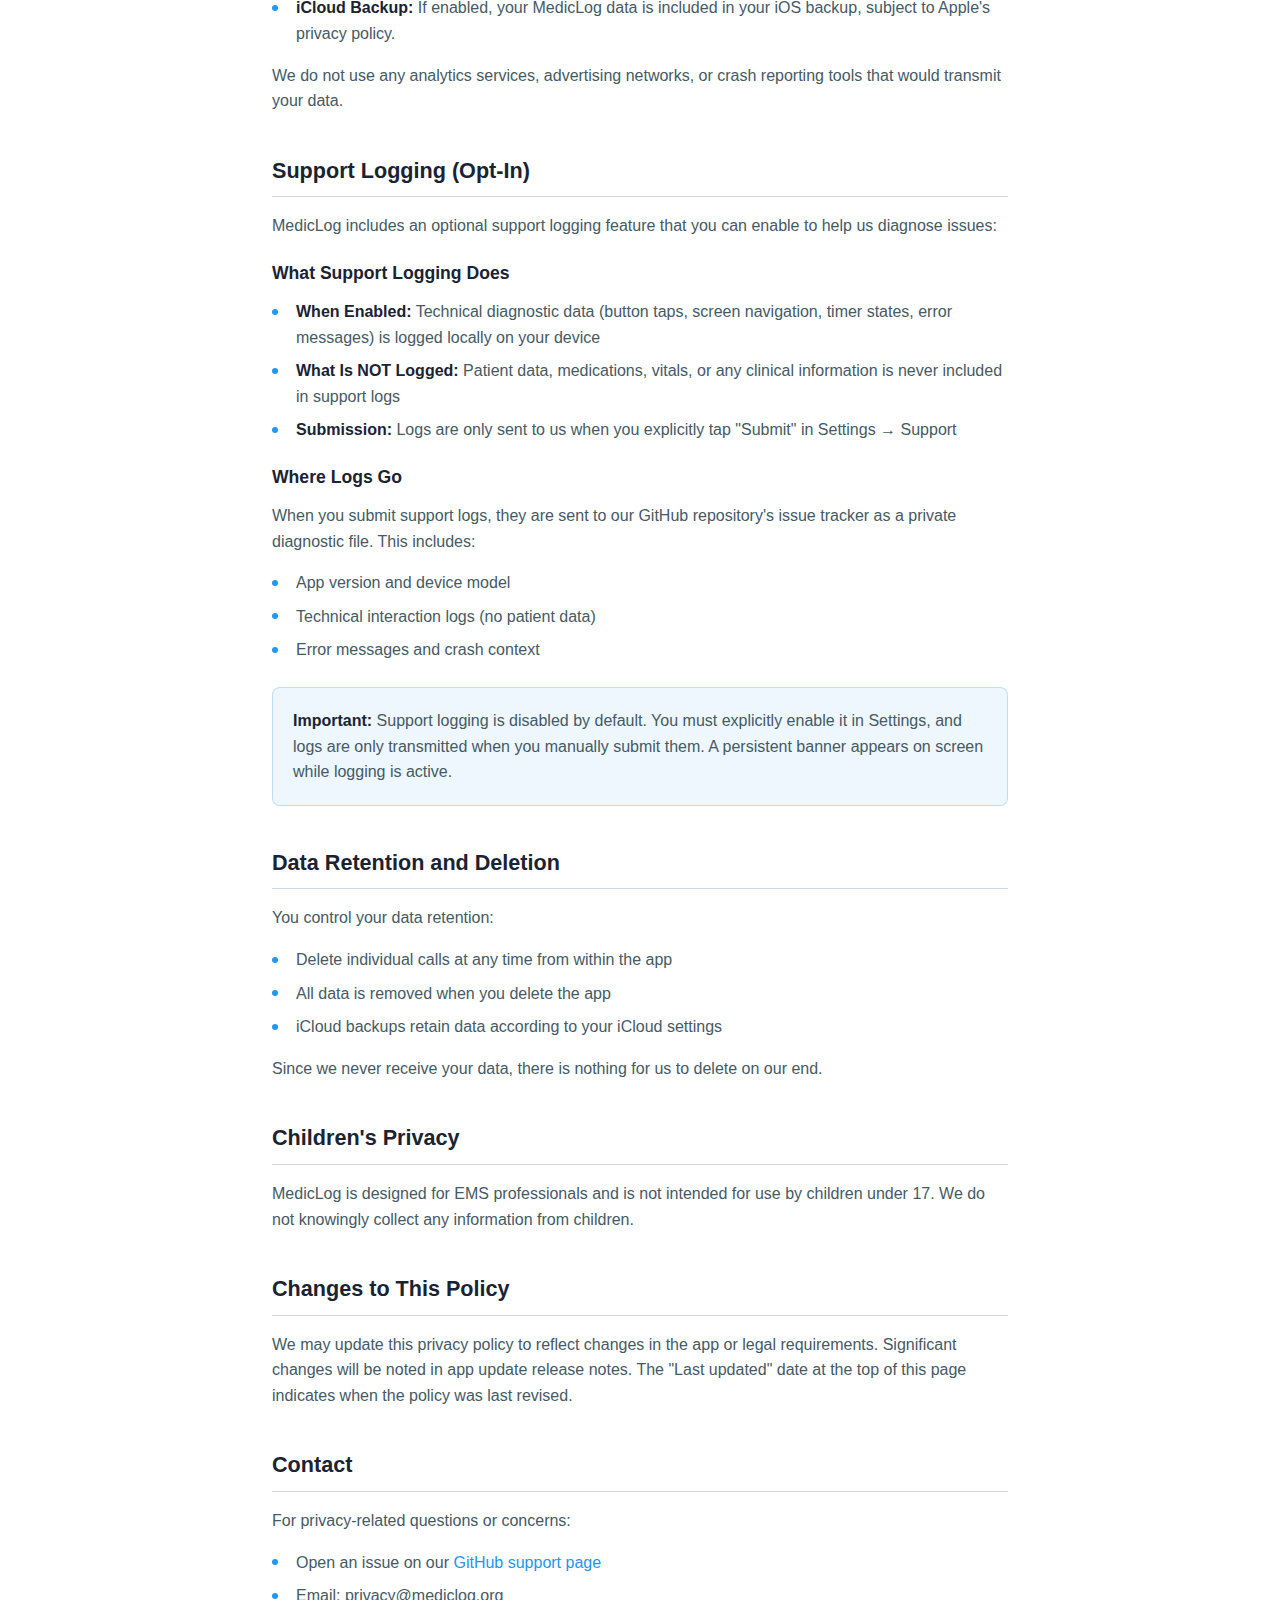
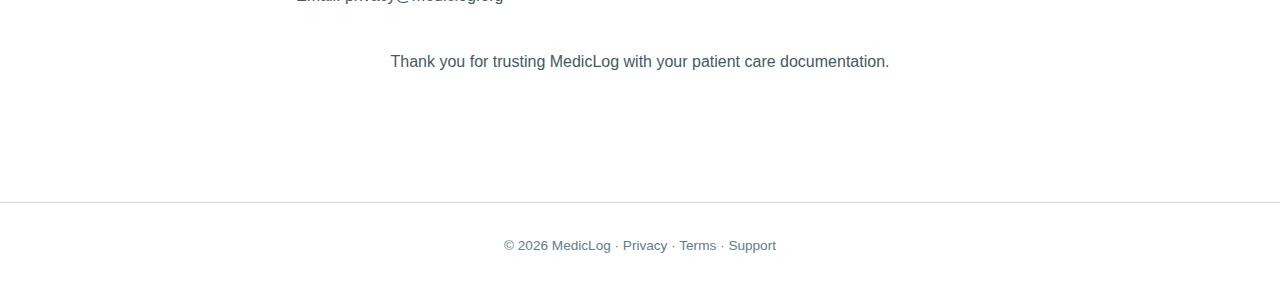
<file: privacy.html>
<!DOCTYPE html>
<html lang="en">
<head>
    <meta charset="UTF-8">
    <meta name="viewport" content="width=device-width, initial-scale=1.0">
    <title>Privacy Policy — MedicLog</title>
    <meta name="description" content="MedicLog privacy policy and HIPAA compliance information. Learn how we protect your data by never collecting it.">
    <link rel="icon" type="image/png" href="icon.png">
    <link rel="stylesheet" href="styles.css">
</head>
<body>
    <nav class="nav" data-page="privacy"></nav>

    <main class="container">
        <header class="page-header">
            <h1>Privacy Policy</h1>
            <p class="subtitle">Last updated: February 2026</p>
        </header>

        <section class="legal-section">
            <h2>Our Privacy Approach</h2>
            <p>MedicLog is built on a simple principle: <strong>your data belongs to you</strong>. We designed the app so that we never receive, store, or have access to your patient care data or personal information.</p>

            <div class="highlight-box">
                <p><strong>The short version:</strong> MedicLog collects no personal data, requires no account, and stores everything locally on your device. We cannot see your data because it never leaves your device unless you explicitly share it.</p>
            </div>
        </section>

        <section class="legal-section">
            <h2>What Data MedicLog Stores</h2>
            <p>MedicLog stores the following data <strong>locally on your device only</strong>:</p>
            <ul>
                <li>Patient care records you create (vitals, medications, procedures, timestamps)</li>
                <li>Patient identifying information if configured (name, date of birth)</li>
                <li>Your custom settings and preferences</li>
                <li>Voice recognition training data for custom aliases</li>
                <li>Archived call history</li>
            </ul>
            <p>This data is stored in your device's secure app container and is included in your standard iOS backup (iCloud or iTunes).</p>
        </section>

        <section class="legal-section">
            <h2>What We Do NOT Collect</h2>
            <p>MedicLog does not collect, transmit, or have access to:</p>
            <ul>
                <li>Your name, email, phone number, or any personal identifiers</li>
                <li>Voice recordings (speech is processed on-device and discarded)</li>
                <li>Usage analytics or behavioral data</li>
                <li>Device identifiers or advertising IDs</li>
            </ul>
            <p>We have no servers that receive your data. We cannot access your information because we never receive it.</p>
        </section>

        <section class="legal-section">
            <h2>Location Data</h2>
            <p>MedicLog uses your device's GPS for the following features:</p>
            <ul>
                <li><strong>Closest Hospital:</strong> When you tap "Find Hospital," MedicLog uses your current location to show nearby hospitals sorted by distance</li>
                <li><strong>Navigation:</strong> When you select a hospital, MedicLog passes the address to your chosen mapping app (Apple Maps or Google Maps) for turn-by-turn directions</li>
                <li><strong>Auto-Daylight (GPS/Solar mode):</strong> When you enable the Auto-Daylight feature with GPS/Solar mode, MedicLog requests your location to calculate local sunrise and sunset times. This determines when to automatically switch between daylight and tactical display modes. Your coordinates are used only for the solar calculation and are not stored permanently or transmitted to any server</li>
            </ul>
            <p>Location data is used transiently for these features and is not stored or transmitted to our servers. The mapping application you choose handles navigation according to their own privacy policy.</p>
        </section>

        <section class="legal-section">
            <h2>Data Sharing Features</h2>
            <p>When you use MedicLog's sharing features:</p>

            <h3>QR Code Sharing</h3>
            <p>Sharing a call via QR code transfers data directly between devices using end-to-end encryption. The receiving device decrypts the data locally. If devices cannot connect directly (via local network or Bluetooth), data may pass through an encrypted relay, but the relay cannot read the contents—only the recipient's device can decrypt it.</p>

            <h3>PDF/JSON Export</h3>
            <p>When you export a call as PDF or JSON, the file is created locally on your device. What you do with that file (email, AirDrop, save to files) is under your control and subject to the privacy practices of those services.</p>
        </section>

        <section class="legal-section">
            <h2>Patient Data & HIPAA Compliance</h2>

            <p>MedicLog is designed to handle patient data responsibly while maintaining HIPAA compliance:</p>

            <h3>How MedicLog Protects PHI</h3>
            <ul>
                <li><strong>Encryption at Rest:</strong> All patient data is stored in iOS's secure app container, encrypted by the operating system</li>
                <li><strong>Encryption in Transit:</strong> When sharing data via QR code, end-to-end encryption ensures only the intended recipient can decrypt the information</li>
                <li><strong>No Cloud Storage:</strong> Patient data never leaves your device unless you explicitly share or export it</li>
                <li><strong>On-Device Processing:</strong> Voice recognition and all data processing happens locally on your device</li>
            </ul>

            <h3>Your Responsibilities</h3>
            <p>As an EMS professional, you are responsible for:</p>
            <ul>
                <li>Securing your device with a passcode, Face ID, or Touch ID</li>
                <li>Following your agency's policies for mobile device use</li>
                <li>Ensuring shared data reaches only intended recipients</li>
                <li>Properly disposing of exported files containing PHI</li>
            </ul>

            <h3>Data Architecture</h3>
            <p>MedicLog's architecture ensures we never receive or have access to your patient data. Your PHI exists only on:</p>
            <ul>
                <li>Your device (encrypted in the app's secure container)</li>
                <li>Devices you explicitly share data with (via encrypted transfer)</li>
                <li>Files you export (under your control)</li>
            </ul>
            <p>We have no servers that store patient data. The only data we receive is optional support logs (which never contain patient information) that you explicitly submit.</p>
        </section>

        <section class="legal-section">
            <h2>Third-Party Services</h2>
            <p>MedicLog uses the following device capabilities:</p>
            <ul>
                <li><strong>Apple Speech Recognition:</strong> Processed entirely on-device. Voice data is not sent to Apple or any server.</li>
                <li><strong>Apple Watch Connectivity:</strong> Data syncs between your devices via Apple's encrypted protocols.</li>
                <li><strong>iCloud Backup:</strong> If enabled, your MedicLog data is included in your iOS backup, subject to Apple's privacy policy.</li>
            </ul>
            <p>We do not use any analytics services, advertising networks, or crash reporting tools that would transmit your data.</p>
        </section>

        <section class="legal-section">
            <h2>Support Logging (Opt-In)</h2>
            <p>MedicLog includes an optional support logging feature that you can enable to help us diagnose issues:</p>

            <h3>What Support Logging Does</h3>
            <ul>
                <li><strong>When Enabled:</strong> Technical diagnostic data (button taps, screen navigation, timer states, error messages) is logged locally on your device</li>
                <li><strong>What Is NOT Logged:</strong> Patient data, medications, vitals, or any clinical information is never included in support logs</li>
                <li><strong>Submission:</strong> Logs are only sent to us when you explicitly tap "Submit" in Settings → Support</li>
            </ul>

            <h3>Where Logs Go</h3>
            <p>When you submit support logs, they are sent to our GitHub repository's issue tracker as a private diagnostic file. This includes:</p>
            <ul>
                <li>App version and device model</li>
                <li>Technical interaction logs (no patient data)</li>
                <li>Error messages and crash context</li>
            </ul>

            <div class="highlight-box">
                <p><strong>Important:</strong> Support logging is disabled by default. You must explicitly enable it in Settings, and logs are only transmitted when you manually submit them. A persistent banner appears on screen while logging is active.</p>
            </div>
        </section>

        <section class="legal-section">
            <h2>Data Retention and Deletion</h2>
            <p>You control your data retention:</p>
            <ul>
                <li>Delete individual calls at any time from within the app</li>
                <li>All data is removed when you delete the app</li>
                <li>iCloud backups retain data according to your iCloud settings</li>
            </ul>
            <p>Since we never receive your data, there is nothing for us to delete on our end.</p>
        </section>

        <section class="legal-section">
            <h2>Children's Privacy</h2>
            <p>MedicLog is designed for EMS professionals and is not intended for use by children under 17. We do not knowingly collect any information from children.</p>
        </section>

        <section class="legal-section">
            <h2>Changes to This Policy</h2>
            <p>We may update this privacy policy to reflect changes in the app or legal requirements. Significant changes will be noted in app update release notes. The "Last updated" date at the top of this page indicates when the policy was last revised.</p>
        </section>

        <section class="legal-section">
            <h2>Contact</h2>
            <p>For privacy-related questions or concerns:</p>
            <ul>
                <li>Open an issue on our <a href="https://github.com/MedicLog/mediclog-support/issues">GitHub support page</a></li>
                <li>Email: privacy@mediclog.org</li>
            </ul>
        </section>

        <section class="section text-center mt-2">
            <p class="text-muted">Thank you for trusting MedicLog with your patient care documentation.</p>
        </section>
    </main>

    <footer>
        <p>&copy; 2026 MedicLog &middot; <a href="privacy.html">Privacy</a> &middot; <a href="terms.html">Terms</a> &middot; <a href="https://github.com/MedicLog/mediclog-support/issues">Support</a></p>
    </footer>
    <script src="nav-loader.js"></script>
</body>
</html>
</file>
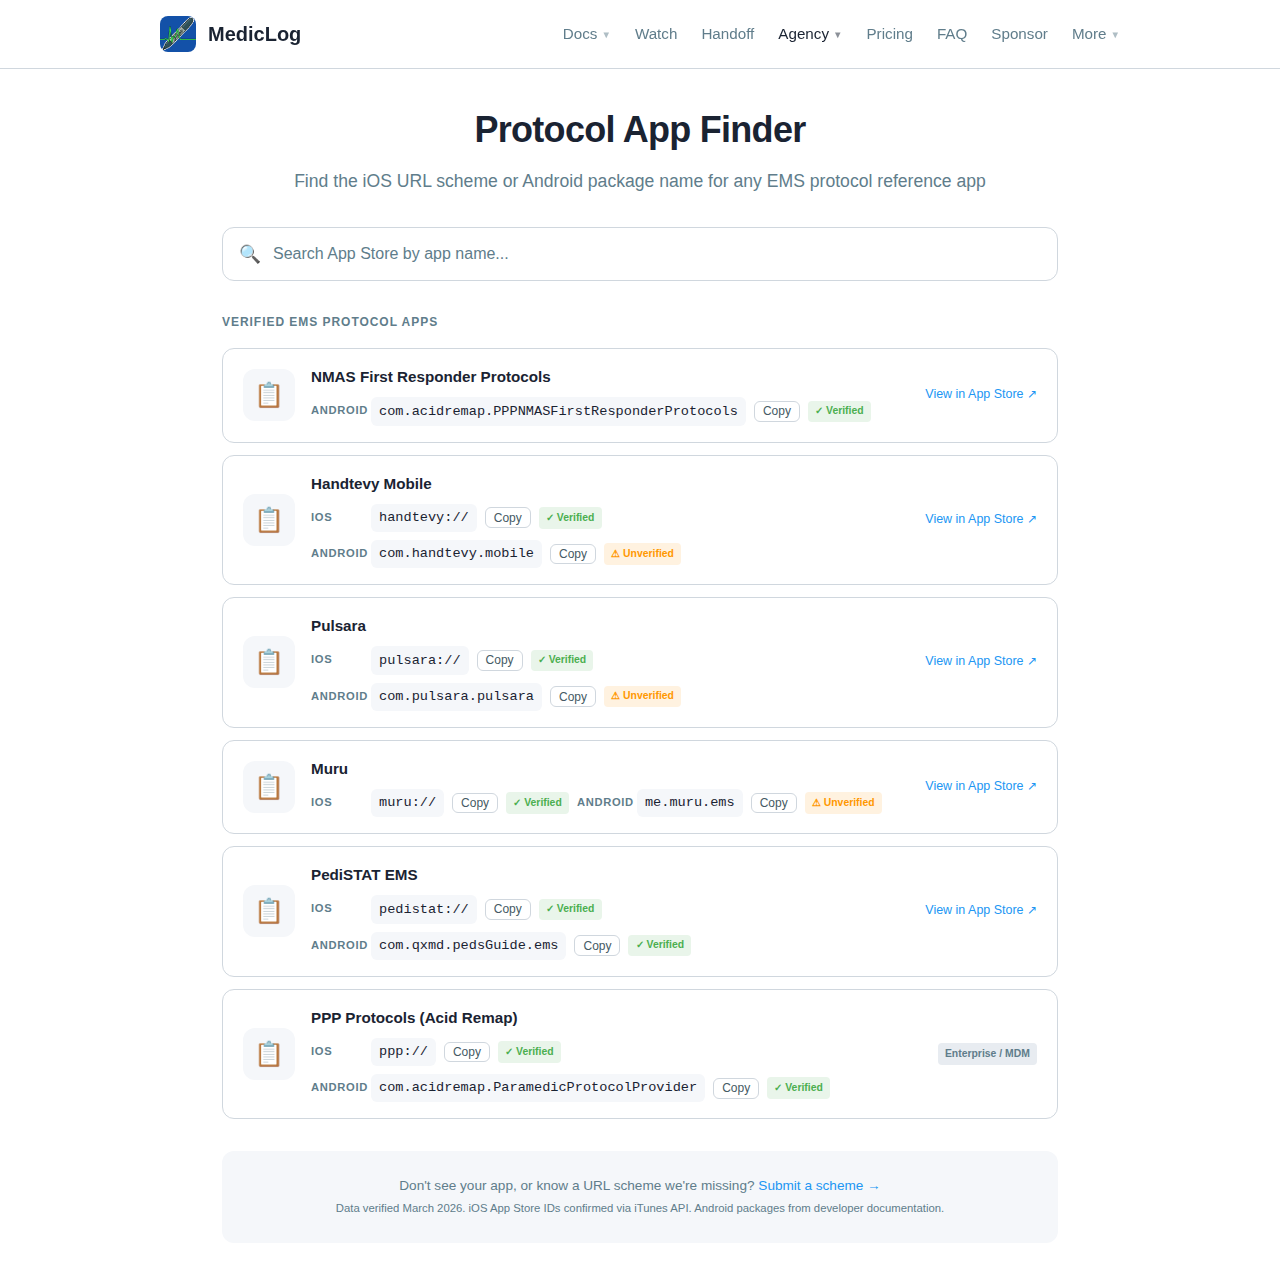
<file: protocol-finder.html>
<!DOCTYPE html>
<html lang="en">
<head>
    <meta charset="UTF-8">
    <meta name="viewport" content="width=device-width, initial-scale=1.0">
    <title>Protocol App Finder — MedicLog</title>
    <meta name="description" content="Find the iOS URL scheme and Android package name for EMS protocol reference apps.">
    <link rel="icon" type="image/png" href="icon.png">
    <link rel="stylesheet" href="styles.css">
    <style>
        .finder-container { max-width: 900px; margin: 0 auto; padding: 2rem; }
        .finder-header { text-align: center; margin-bottom: 2rem; }
        .finder-header h1 { font-size: 2.25rem; font-weight: 700; letter-spacing: -0.02em; margin-bottom: 0.5rem; }
        .finder-header .subtitle { color: var(--text-muted); font-size: 1.1rem; }

        .search-bar {
            display: flex; gap: 0.75rem; margin-bottom: 2rem;
            background: var(--card-bg); border: 1px solid var(--border);
            border-radius: 12px; padding: 0.75rem 1rem; align-items: center;
        }
        .search-bar input {
            flex: 1; border: none; background: none; font-size: 1rem;
            color: var(--text-primary); outline: none;
        }
        .search-bar input::placeholder { color: var(--text-muted); }
        .search-icon { color: var(--text-muted); font-size: 1.1rem; }
        .search-spinner { display: none; width: 18px; height: 18px; border: 2px solid var(--border);
            border-top-color: var(--accent); border-radius: 50%; animation: spin 0.7s linear infinite; }
        .search-spinner.active { display: block; }
        @keyframes spin { to { transform: rotate(360deg); } }

        .section-label {
            font-size: 0.75rem; font-weight: 600; text-transform: uppercase;
            letter-spacing: 0.08em; color: var(--text-muted); margin-bottom: 1rem;
        }
        .apps-grid { display: flex; flex-direction: column; gap: 0.75rem; margin-bottom: 2rem; }

        .app-card {
            background: var(--card-bg); border: 1px solid var(--border);
            border-radius: 12px; padding: 1rem 1.25rem;
            display: flex; align-items: center; gap: 1rem;
        }
        .app-icon { width: 52px; height: 52px; border-radius: 12px; flex-shrink: 0;
            background: var(--bg-secondary); display: flex; align-items: center; justify-content: center; overflow: hidden; }
        .app-icon img { width: 100%; height: 100%; object-fit: cover; }
        .app-icon-placeholder { font-size: 1.5rem; }
        .app-info { flex: 1; min-width: 0; }
        .app-name { font-weight: 600; font-size: 0.95rem; color: var(--text-primary); margin-bottom: 0.5rem; }
        .app-schemes { display: flex; flex-wrap: wrap; gap: 0.5rem; }

        .scheme-row { display: flex; align-items: center; gap: 0.5rem; }
        .scheme-label { font-size: 0.7rem; font-weight: 600; text-transform: uppercase;
            letter-spacing: 0.06em; color: var(--text-muted); width: 52px; flex-shrink: 0; }
        .scheme-value {
            font-family: monospace; font-size: 0.85rem; color: var(--text-primary);
            background: var(--code-bg); padding: 0.2rem 0.5rem; border-radius: 6px;
        }
        .scheme-value.unknown { color: var(--text-muted); font-style: italic; font-family: inherit; background: none; padding: 0; }
        .copy-btn {
            background: none; border: 1px solid var(--border); border-radius: 6px;
            padding: 0.15rem 0.5rem; font-size: 0.75rem; color: var(--text-secondary);
            cursor: pointer; transition: all 0.15s; white-space: nowrap;
        }
        .copy-btn:hover { border-color: var(--accent); color: var(--accent); }
        .copy-btn.copied { border-color: #4caf50; color: #4caf50; }

        .app-actions { display: flex; flex-direction: column; gap: 0.4rem; align-items: flex-end; flex-shrink: 0; }
        .store-link { font-size: 0.78rem; color: var(--accent); text-decoration: none; white-space: nowrap; }
        .store-link:hover { text-decoration: underline; }
        .badge {
            font-size: 0.65rem; font-weight: 600; padding: 0.15rem 0.45rem;
            border-radius: 4px; white-space: nowrap;
        }
        .badge-verified { background: rgba(76,175,80,0.12); color: #4caf50; }
        .badge-unverified { background: rgba(255,152,0,0.12); color: #ff9800; }
        .badge-enterprise { background: var(--bg-tertiary); color: var(--text-muted); }

        .divider { border: none; border-top: 1px solid var(--border); margin: 1.5rem 0; }

        .footer-note {
            text-align: center; color: var(--text-muted); font-size: 0.85rem; margin-top: 2rem;
            padding: 1.5rem; background: var(--bg-secondary); border-radius: 12px;
        }
        .footer-note a { color: var(--accent); }

        @media (max-width: 600px) {
            .app-card { flex-wrap: wrap; }
            .app-actions { flex-direction: row; align-items: center; width: 100%; justify-content: flex-start; }
        }
    </style>
</head>
<body>
    <nav class="nav" data-page="agency"></nav>

    <div class="finder-container">
        <div class="finder-header">
            <h1>Protocol App Finder</h1>
            <p class="subtitle">Find the iOS URL scheme or Android package name for any EMS protocol reference app</p>
        </div>

        <div class="search-bar">
            <span class="search-icon">🔍</span>
            <input type="text" id="searchInput" placeholder="Search App Store by app name..." autocomplete="off" spellcheck="false">
            <div class="search-spinner" id="spinner"></div>
        </div>

        <div id="searchResultsSection" style="display:none;">
            <div class="section-label">App Store Results</div>
            <div class="apps-grid" id="searchResults"></div>
            <hr class="divider">
        </div>

        <div class="section-label">Verified EMS Protocol Apps</div>
        <div class="apps-grid" id="verifiedApps"></div>

        <div class="footer-note">
            Don't see your app, or know a URL scheme we're missing?
            <a href="mailto:support@mediclog.org?subject=Protocol App URL Scheme">Submit a scheme →</a><br>
            <small>Data verified March 2026. iOS App Store IDs confirmed via iTunes API. Android packages from developer documentation.</small>
        </div>
    </div>

    <script>
    const VERIFIED_APPS = [
        {
            name: "NMAS First Responder Protocols",
            iosScheme: null,
            androidPackage: "com.acidremap.PPPNMASFirstResponderProtocols",
            appStoreID: "6499279438",
            androidVerified: true,
            iosVerified: false,
        },
        {
            name: "Handtevy Mobile",
            iosScheme: "handtevy://",
            androidPackage: "com.handtevy.mobile",
            appStoreID: "1038174793",
            iosVerified: true,
            androidVerified: false,
        },
        {
            name: "Pulsara",
            iosScheme: "pulsara://",
            androidPackage: "com.pulsara.pulsara",
            appStoreID: "873184192",
            iosVerified: true,
            androidVerified: false,
        },
        {
            name: "Muru",
            iosScheme: "muru://",
            androidPackage: "me.muru.ems",
            appStoreID: "1409950908",
            iosVerified: true,
            androidVerified: false,
        },
        {
            name: "PediSTAT EMS",
            iosScheme: "pedistat://",
            androidPackage: "com.qxmd.pedsGuide.ems",
            appStoreID: "1595805495",
            iosVerified: true,
            androidVerified: true,
        },
        {
            name: "PPP Protocols (Acid Remap)",
            iosScheme: "ppp://",
            androidPackage: "com.acidremap.ParamedicProtocolProvider",
            appStoreID: null,
            enterprise: true,
            iosVerified: true,
            androidVerified: true,
        },
    ];

    function copyToClipboard(text, btn) {
        navigator.clipboard.writeText(text).then(() => {
            btn.textContent = "Copied!";
            btn.classList.add("copied");
            setTimeout(() => { btn.textContent = "Copy"; btn.classList.remove("copied"); }, 1500);
        });
    }

    function schemeRow(label, value, verified) {
        if (!value) return '';
        const badge = verified === true
            ? '<span class="badge badge-verified">✓ Verified</span>'
            : verified === false
            ? '<span class="badge badge-unverified">⚠ Unverified</span>'
            : '';
        return `
            <div class="scheme-row">
                <span class="scheme-label">${label}</span>
                <span class="scheme-value">${value}</span>
                <button class="copy-btn" onclick="copyToClipboard('${value}', this)">Copy</button>
                ${badge}
            </div>`;
    }

    function buildCard(app, iconUrl) {
        const icon = iconUrl
            ? `<img src="${iconUrl}" alt="${app.name} icon" loading="lazy">`
            : `<span class="app-icon-placeholder">📋</span>`;

        const storeBadge = app.enterprise
            ? '<span class="badge badge-enterprise">Enterprise / MDM</span>'
            : app.appStoreID
            ? `<a class="store-link" href="https://apps.apple.com/app/id${app.appStoreID}" target="_blank" rel="noopener">View in App Store ↗</a>`
            : '';

        return `
        <div class="app-card">
            <div class="app-icon">${icon}</div>
            <div class="app-info">
                <div class="app-name">${app.name}</div>
                <div class="app-schemes">
                    ${schemeRow("iOS", app.iosScheme, app.iosVerified)}
                    ${schemeRow("Android", app.androidPackage, app.androidVerified)}
                </div>
            </div>
            <div class="app-actions">${storeBadge}</div>
        </div>`;
    }

    // Render verified apps with icons from iTunes
    async function renderVerified() {
        const container = document.getElementById('verifiedApps');
        // Render immediately without icons, then fill in icons async
        const placeholders = VERIFIED_APPS.map(app => ({ app, iconUrl: null }));
        container.innerHTML = placeholders.map(p => buildCard(p.app, null)).join('');

        // Fetch icons for apps with App Store IDs
        for (let i = 0; i < VERIFIED_APPS.length; i++) {
            const app = VERIFIED_APPS[i];
            if (!app.appStoreID) continue;
            try {
                const r = await fetch(`https://itunes.apple.com/lookup?id=${app.appStoreID}&country=us`);
                const data = await r.json();
                const iconUrl = data.results?.[0]?.artworkUrl60;
                if (iconUrl) {
                    // Re-render this card with icon
                    const cards = container.querySelectorAll('.app-card');
                    if (cards[i]) cards[i].querySelector('.app-icon').innerHTML = `<img src="${iconUrl}" alt="${app.name}" loading="lazy">`;
                }
            } catch(e) { /* icon fetch failure is non-fatal */ }
        }
    }

    // Live search
    let searchDebounce = null;
    document.getElementById('searchInput').addEventListener('input', function() {
        const term = this.value.trim();
        clearTimeout(searchDebounce);
        if (!term) {
            document.getElementById('searchResultsSection').style.display = 'none';
            document.getElementById('searchResults').innerHTML = '';
            document.getElementById('spinner').classList.remove('active');
            return;
        }
        document.getElementById('spinner').classList.add('active');
        searchDebounce = setTimeout(() => runSearch(term), 600);
    });

    async function runSearch(term) {
        try {
            const enc = encodeURIComponent(term);
            const r = await fetch(`https://itunes.apple.com/search?term=${enc}&entity=software&country=us&limit=8`);
            const data = await r.json();
            const results = data.results || [];
            const section = document.getElementById('searchResultsSection');
            const container = document.getElementById('searchResults');
            document.getElementById('spinner').classList.remove('active');

            if (!results.length) {
                section.style.display = 'block';
                container.innerHTML = '<p style="color:var(--text-muted);padding:0.5rem 0">No results found.</p>';
                return;
            }

            section.style.display = 'block';
            container.innerHTML = results.map(r => {
                // Check if this matches a verified app
                const verified = VERIFIED_APPS.find(a => a.appStoreID === String(r.trackId));
                const app = verified || {
                    name: r.trackName,
                    iosScheme: null,
                    androidPackage: null,
                    appStoreID: String(r.trackId),
                    iosVerified: false,
                    androidVerified: false,
                };
                const iconUrl = r.artworkUrl60;
                const card = buildCard(app, iconUrl);

                if (!verified) {
                    // Scheme unknown — add note
                    return card.replace('</div>\n        </div>',
                        `<div class="scheme-row" style="margin-top:0.4rem">
                            <span style="font-size:0.78rem;color:var(--text-muted)">URL scheme unknown —
                            <a href="mailto:support@mediclog.org?subject=URL Scheme: ${encodeURIComponent(r.trackName)}" style="color:var(--accent)">submit if you know it</a></span>
                        </div></div>\n        </div>`
                    );
                }
                return card;
            }).join('');
        } catch(e) {
            document.getElementById('spinner').classList.remove('active');
        }
    }

    renderVerified();
    </script>
    <script src="nav-loader.js"></script>
</body>
</html>
</file>
<file: styles.css>
/* MedicLog Website Styles */
/* Light mode by default, dark mode for prefers-color-scheme: dark */

:root {
    /* Light mode colors (default) */
    --bg-primary: #ffffff;
    --bg-secondary: #f5f7fa;
    --bg-tertiary: #e8ecf1;
    --text-primary: #1a2332;
    --text-secondary: #455a64;
    --text-muted: #607d8b;
    --accent: #2196f3;
    --accent-hover: #1976d2;
    --border: #d0d7de;
    --border-light: #e8ecf1;
    --nav-bg: rgba(255, 255, 255, 0.95);
    --card-bg: #ffffff;
    --highlight-bg: rgba(33, 150, 243, 0.08);
    --highlight-border: rgba(33, 150, 243, 0.25);
    --code-bg: #f5f7fa;
}

@media (prefers-color-scheme: dark) {
    :root {
        --bg-primary: #0a0e1a;
        --bg-secondary: rgba(255, 255, 255, 0.03);
        --bg-tertiary: rgba(255, 255, 255, 0.05);
        --text-primary: #e8ecf1;
        --text-secondary: #b0bec5;
        --text-muted: #90a4ae;
        --accent: #2196f3;
        --accent-hover: #42a5f5;
        --border: #2a3a4a;
        --border-light: #1a2332;
        --nav-bg: rgba(10, 14, 26, 0.95);
        --card-bg: rgba(255, 255, 255, 0.03);
        --highlight-bg: rgba(33, 150, 243, 0.1);
        --highlight-border: rgba(33, 150, 243, 0.3);
        --code-bg: rgba(0, 0, 0, 0.3);
    }
}

* {
    margin: 0;
    padding: 0;
    box-sizing: border-box;
}

body {
    font-family: -apple-system, BlinkMacSystemFont, 'Segoe UI', Roboto, Oxygen, sans-serif;
    background: var(--bg-primary);
    color: var(--text-primary);
    min-height: 100vh;
    line-height: 1.6;
}

a {
    color: var(--accent);
    text-decoration: none;
}

a:hover {
    text-decoration: underline;
}

/* Navigation */
.nav {
    background: var(--nav-bg);
    border-bottom: 1px solid var(--border);
    padding: 1rem 2rem;
    position: sticky;
    top: 0;
    z-index: 100;
    backdrop-filter: blur(10px);
}

.nav-inner {
    max-width: 960px;
    margin: 0 auto;
    display: flex;
    align-items: center;
    justify-content: space-between;
    flex-wrap: wrap;
    gap: 1rem;
}

.nav-brand {
    display: flex;
    align-items: center;
    gap: 0.75rem;
    color: var(--text-primary);
    text-decoration: none;
    font-weight: 700;
    font-size: 1.25rem;
}

.nav-brand:hover {
    text-decoration: none;
}

.nav-brand img {
    width: 36px;
    height: 36px;
    border-radius: 8px;
}

.nav-links {
    display: flex;
    gap: 1.5rem;
    flex-wrap: wrap;
    align-items: center;
}

.nav-links a {
    color: var(--text-muted);
    font-size: 0.95rem;
    transition: color 0.2s;
}

.nav-links a:hover,
.nav-links a.active {
    color: var(--text-primary);
    text-decoration: none;
}

/* Mobile nav toggle */
.nav-toggle {
    display: none;
    background: none;
    border: none;
    color: var(--text-muted);
    font-size: 1.5rem;
    cursor: pointer;
    padding: 0.25rem;
}

@media (max-width: 640px) {
    .nav-toggle {
        display: block;
    }

    .nav-links {
        display: none;
        width: 100%;
        flex-direction: column;
        gap: 0.75rem;
        padding-top: 1rem;
    }

    .nav-links.open {
        display: flex;
    }
}

/* Nav dropdowns */
.nav-dropdown {
    position: relative;
}

.nav-dropdown-trigger {
    display: flex;
    align-items: center;
    gap: 0.25rem;
    color: var(--text-muted) !important;
    font-size: 0.95rem;
    cursor: pointer;
    transition: color 0.2s;
    user-select: none;
    background: none;
    border: none;
    padding: 0;
    font-family: inherit;
    line-height: inherit;
}

.nav-dropdown-trigger:hover,
.nav-dropdown-trigger.active {
    color: var(--text-primary) !important;
}

.nav-dropdown-chevron {
    font-size: 0.6rem;
    transition: transform 0.2s;
    opacity: 0.5;
    margin-top: 1px;
}

.nav-dropdown:hover .nav-dropdown-chevron,
.nav-dropdown.open .nav-dropdown-chevron {
    transform: rotate(180deg);
    opacity: 0.8;
}

.nav-dropdown-menu {
    display: none;
    position: absolute;
    top: 100%;
    left: 50%;
    transform: translateX(-50%);
    background: var(--nav-bg);
    border: 1px solid var(--border);
    border-radius: 10px;
    padding: 0.4rem;
    padding-top: 0.85rem;
    min-width: 160px;
    box-shadow: 0 8px 24px rgba(0, 0, 0, 0.15);
    backdrop-filter: blur(10px);
    z-index: 200;
}

.nav-dropdown:hover .nav-dropdown-menu,
.nav-dropdown.open .nav-dropdown-menu {
    display: block;
}

.nav-dropdown-menu a {
    display: block;
    padding: 0.5rem 0.75rem;
    color: var(--text-muted);
    font-size: 0.9rem;
    border-radius: 6px;
    white-space: nowrap;
    transition: background 0.15s, color 0.15s;
}

.nav-dropdown-menu a:hover,
.nav-dropdown-menu a.active {
    background: var(--bg-secondary);
    color: var(--text-primary);
    text-decoration: none;
}

@media (max-width: 640px) {
    .nav-dropdown-menu {
        position: static;
        transform: none;
        box-shadow: none;
        border: none;
        border-left: 2px solid var(--border);
        border-radius: 0;
        padding: 0.25rem 0 0.25rem 0.75rem;
        margin-left: 0.25rem;
        background: transparent;
        backdrop-filter: none;
    }

    .nav-dropdown:hover .nav-dropdown-menu {
        display: none;
    }

    .nav-dropdown.open .nav-dropdown-menu {
        display: block;
    }
}

/* Main content container */
.container {
    max-width: 800px;
    margin: 0 auto;
    padding: 3rem 2rem;
}

.container-wide {
    max-width: 960px;
}

/* Page header */
.page-header {
    margin-bottom: 3rem;
    text-align: center;
}

.page-header h1 {
    font-size: 2.5rem;
    font-weight: 700;
    letter-spacing: -0.02em;
    margin-bottom: 0.75rem;
}

.page-header .subtitle {
    font-size: 1.25rem;
    color: var(--text-muted);
}

/* Section styling */
.section {
    margin-bottom: 3rem;
}

.section h2 {
    font-size: 1.5rem;
    font-weight: 600;
    margin-bottom: 1rem;
    color: var(--text-primary);
}

.section h3 {
    font-size: 1.15rem;
    font-weight: 600;
    margin-bottom: 0.75rem;
    color: var(--text-primary);
}

.section p {
    color: var(--text-secondary);
    margin-bottom: 1rem;
}

.section ul {
    list-style: none;
    margin-bottom: 1rem;
}

.section li {
    color: var(--text-secondary);
    padding-left: 1.5rem;
    position: relative;
    margin-bottom: 0.5rem;
}

.section li::before {
    content: '';
    position: absolute;
    left: 0;
    top: 0.6em;
    width: 6px;
    height: 6px;
    background: var(--accent);
    border-radius: 50%;
}

/* Feature cards */
.feature-grid {
    display: grid;
    gap: 1.5rem;
    margin-top: 2rem;
}

@media (min-width: 640px) {
    .feature-grid {
        grid-template-columns: repeat(2, 1fr);
    }
}

.feature-card {
    background: var(--card-bg);
    border: 1px solid var(--border);
    border-radius: 12px;
    padding: 1.5rem;
}

.feature-card h3 {
    font-size: 1.1rem;
    margin-bottom: 0.5rem;
    color: var(--text-primary);
}

.feature-card p {
    font-size: 0.95rem;
    color: var(--text-secondary);
    margin: 0;
}

.feature-card .icon {
    font-size: 1.5rem;
    margin-bottom: 0.75rem;
}

/* FAQ accordion */
.faq-item {
    border: 1px solid var(--border);
    border-radius: 8px;
    margin-bottom: 0.75rem;
    overflow: hidden;
}

.faq-question {
    width: 100%;
    text-align: left;
    background: var(--bg-secondary);
    border: none;
    color: var(--text-primary);
    padding: 1rem 1.25rem;
    font-size: 1rem;
    font-weight: 500;
    cursor: pointer;
    display: flex;
    justify-content: space-between;
    align-items: center;
    transition: background 0.2s;
}

.faq-question:hover {
    background: var(--bg-tertiary);
}

.faq-question::after {
    content: '+';
    font-size: 1.25rem;
    color: var(--text-muted);
    transition: transform 0.2s;
}

.faq-item.open .faq-question::after {
    content: '-';
}

.faq-answer {
    display: none;
    padding: 0 1.25rem 1rem;
    color: var(--text-secondary);
    font-size: 0.95rem;
    line-height: 1.6;
}

.faq-item.open .faq-answer {
    display: block;
}

/* Tutorial steps */
.tutorial-step {
    display: flex;
    gap: 1.5rem;
    margin-bottom: 2rem;
    padding: 1.5rem;
    background: var(--bg-secondary);
    border: 1px solid var(--border);
    border-radius: 12px;
}

.step-number {
    flex-shrink: 0;
    width: 48px;
    height: 48px;
    background: var(--accent);
    border-radius: 50%;
    display: flex;
    align-items: center;
    justify-content: center;
    font-weight: 700;
    font-size: 1.25rem;
    color: #fff;
}

.step-content h3 {
    margin-bottom: 0.5rem;
}

.step-content {
    flex: 1;
}

.step-content p {
    margin: 0;
}

.step-screenshot {
    flex-shrink: 0;
    width: 130px;
    border-radius: 10px;
    align-self: center;
    box-shadow: 0 2px 12px rgba(0,0,0,0.15);
}

@media (max-width: 480px) {
    .tutorial-step {
        flex-direction: column;
        align-items: flex-start;
    }

    .step-screenshot {
        width: 100%;
        max-width: 200px;
        align-self: center;
    }
}

/* Screenshots grid */
.screenshot-grid {
    display: grid;
    gap: 1.5rem;
    margin-top: 1.5rem;
}

.screenshot-group {
    margin-bottom: 2rem;
}

.screenshot-group h3 {
    margin-bottom: 1rem;
    font-size: 1.1rem;
}

.screenshot-placeholder {
    background: var(--bg-secondary);
    border: 2px dashed var(--border);
    border-radius: 12px;
    padding: 3rem 2rem;
    text-align: center;
    color: var(--text-muted);
}

.screenshot-placeholder .icon {
    font-size: 2rem;
    margin-bottom: 0.5rem;
}

/* Privacy/Legal sections */
.legal-section {
    margin-bottom: 2.5rem;
}

.legal-section h2 {
    font-size: 1.35rem;
    margin-bottom: 1rem;
    padding-bottom: 0.5rem;
    border-bottom: 1px solid var(--border);
}

.legal-section h3 {
    font-size: 1.1rem;
    font-weight: 600;
    margin: 1.25rem 0 0.75rem;
    color: var(--text-primary);
}

.legal-section p {
    margin-bottom: 1rem;
    color: var(--text-secondary);
}

.legal-section ul {
    list-style: none;
    margin-bottom: 1rem;
}

.legal-section li {
    color: var(--text-secondary);
    padding-left: 1.5rem;
    position: relative;
    margin-bottom: 0.5rem;
}

.legal-section li::before {
    content: '';
    position: absolute;
    left: 0;
    top: 0.6em;
    width: 6px;
    height: 6px;
    background: var(--accent);
    border-radius: 50%;
}

.legal-section li strong {
    color: var(--text-primary);
}

.highlight-box {
    background: var(--highlight-bg);
    border: 1px solid var(--highlight-border);
    border-radius: 8px;
    padding: 1.25rem;
    margin: 1.5rem 0;
}

.highlight-box p {
    margin: 0;
    color: var(--text-secondary);
}

.highlight-box strong {
    color: var(--text-primary);
}

/* Footer */
footer {
    text-align: center;
    padding: 2rem;
    color: var(--text-muted);
    font-size: 0.85rem;
    border-top: 1px solid var(--border);
    margin-top: 2rem;
}

footer a {
    color: var(--text-muted);
}

footer a:hover {
    color: var(--text-secondary);
}

/* Buttons */
.btn {
    display: inline-flex;
    align-items: center;
    gap: 0.5rem;
    padding: 0.75rem 1.5rem;
    background: var(--accent);
    color: #fff;
    border: none;
    border-radius: 8px;
    font-size: 1rem;
    font-weight: 500;
    cursor: pointer;
    transition: background 0.2s;
    text-decoration: none;
}

.btn:hover {
    background: var(--accent-hover);
    text-decoration: none;
}

.btn-outline {
    background: transparent;
    border: 1px solid var(--border);
    color: var(--text-secondary);
}

.btn-outline:hover {
    background: var(--bg-secondary);
    color: var(--text-primary);
}

/* Utility classes */
.text-center {
    text-align: center;
}

.text-muted {
    color: var(--text-muted);
}

.mt-2 {
    margin-top: 2rem;
}

.mb-2 {
    margin-bottom: 2rem;
}

/* Screenshot Gallery */
.screenshot-gallery {
    display: grid;
    gap: 1.5rem;
    margin: 2rem 0;
}

.screenshot-gallery.hero {
    grid-template-columns: repeat(auto-fit, minmax(280px, 1fr));
    max-width: 700px;
    margin: 2rem auto;
}

.screenshot-gallery.features {
    grid-template-columns: repeat(auto-fit, minmax(200px, 1fr));
}

.screenshot-gallery.devices {
    grid-template-columns: repeat(3, 1fr);
    max-width: 800px;
    margin: 2rem auto;
}

@media (max-width: 640px) {
    .screenshot-gallery.devices {
        grid-template-columns: 1fr;
    }
}

.screenshot-item {
    text-align: center;
}

.screenshot-item img {
    max-width: 100%;
    height: auto;
    border-radius: 16px;
    box-shadow: 0 4px 24px rgba(0, 0, 0, 0.15);
    border: 1px solid var(--border);
}

.screenshot-item.phone img {
    max-width: 280px;
}

.screenshot-item.watch img {
    max-width: 180px;
    border-radius: 42px;
    border: 10px solid #1a1a1a;
    box-shadow:
        0 0 0 3px #333,
        0 8px 24px rgba(0, 0, 0, 0.4);
}

.screenshot-item.tablet img {
    max-width: 400px;
}

.screenshot-caption {
    margin-top: 0.75rem;
    font-size: 0.9rem;
    color: var(--text-muted);
}

/* Light/Dark mode comparison */
.screenshot-compare {
    display: flex;
    gap: 1.5rem;
    justify-content: center;
    flex-wrap: nowrap;
    margin: 2rem 0;
    align-items: flex-end;
}

@media (max-width: 900px) {
    .screenshot-compare {
        flex-wrap: wrap;
    }
}

.screenshot-compare .screenshot-item {
    flex: 0 0 auto;
}

.screenshot-compare .screenshot-item img {
    max-width: 100%;
}

/* Device frames override - don't apply default screenshot styling */
.screenshot-item .device-frame-iphone img,
.screenshot-item .device-frame-watch img,
.screenshot-item .device-frame-ipad img {
    border: none;
    box-shadow: none;
}

/* Device showcase row */
.device-showcase {
    display: flex;
    gap: 2rem;
    justify-content: center;
    align-items: flex-end;
    flex-wrap: wrap;
    margin: 3rem 0;
    padding: 2rem;
    background: var(--bg-secondary);
    border-radius: 16px;
    border: 1px solid var(--border);
}

.device-showcase .screenshot-item.phone img {
    max-width: 220px;
}

.device-showcase .screenshot-item.watch img {
    max-width: 140px;
}

.device-showcase .screenshot-item.tablet img {
    max-width: 320px;
}

/* Device Frames - CSS-only bezels for screenshots */

/* iPhone frame */
.device-frame-iphone {
    position: relative;
    display: inline-block;
    padding: 12px 10px;
    background: linear-gradient(145deg, #2a2a2a, #1a1a1a);
    border-radius: 40px;
    box-shadow:
        inset 0 0 0 2px #3a3a3a,
        0 8px 32px rgba(0, 0, 0, 0.35),
        0 2px 8px rgba(0, 0, 0, 0.2);
}

.device-frame-iphone::before {
    /* Notch/Dynamic Island */
    content: '';
    position: absolute;
    top: 16px;
    left: 50%;
    transform: translateX(-50%);
    width: 90px;
    height: 28px;
    background: #1a1a1a;
    border-radius: 14px;
    z-index: 10;
}

.device-frame-iphone img {
    display: block;
    border-radius: 32px;
    max-width: 100%;
    height: auto;
}

/* Watch frame - circular bezel */
.device-frame-watch {
    position: relative;
    display: inline-block;
    padding: 8px;
    background: linear-gradient(145deg, #3a3a3a, #1a1a1a);
    border-radius: 28%;
    box-shadow:
        inset 0 0 0 2px #4a4a4a,
        0 0 0 3px #2a2a2a,
        0 8px 24px rgba(0, 0, 0, 0.4);
}

/* Inner screen area — clips image to the watch's rounded rectangle
   without clipping the ::before/::after crown and button decorations */
.device-frame-watch .watch-screen {
    overflow: hidden;
    border-radius: 21%;
    line-height: 0;
}

.device-frame-watch::before {
    /* Digital Crown */
    content: '';
    position: absolute;
    right: -6px;
    top: 35%;
    width: 6px;
    height: 20px;
    background: linear-gradient(180deg, #4a4a4a, #2a2a2a);
    border-radius: 2px;
}

.device-frame-watch::after {
    /* Side button */
    content: '';
    position: absolute;
    right: -5px;
    top: calc(35% + 28px);
    width: 5px;
    height: 14px;
    background: linear-gradient(180deg, #3a3a3a, #2a2a2a);
    border-radius: 2px;
}

.device-frame-watch img {
    display: block;
    border-radius: 22%;
    max-width: 100%;
    height: auto;
}

/* iPad frame */
.device-frame-ipad {
    position: relative;
    display: inline-block;
    padding: 14px;
    background: linear-gradient(145deg, #2a2a2a, #1a1a1a);
    border-radius: 24px;
    box-shadow:
        inset 0 0 0 2px #3a3a3a,
        0 8px 32px rgba(0, 0, 0, 0.35);
}

.device-frame-ipad img {
    display: block;
    border-radius: 12px;
    max-width: 100%;
    height: auto;
}

/* Light mode adjustments - slightly softer shadows */
@media (prefers-color-scheme: light) {
    .device-frame-iphone,
    .device-frame-watch,
    .device-frame-ipad {
        box-shadow:
            inset 0 0 0 2px #4a4a4a,
            0 4px 20px rgba(0, 0, 0, 0.2),
            0 1px 4px rgba(0, 0, 0, 0.15);
    }
}

/* Sizing for device frames in hero section */
.screenshot-compare .device-frame-iphone {
    max-width: 280px;
}

.screenshot-compare .device-frame-watch {
    max-width: 180px;
}

/* Ensure order is preserved on wrap */
.screenshot-compare .screenshot-item:nth-child(1) { order: 1; }
.screenshot-compare .screenshot-item:nth-child(2) { order: 2; }
.screenshot-compare .screenshot-item:nth-child(3) { order: 3; }

/* Feature rows - screenshot left, description right */
.feature-row {
    display: flex;
    gap: 2rem;
    align-items: center;
    margin: 2rem 0;
    padding: 1.5rem;
    background: var(--bg-secondary);
    border-radius: 12px;
    border: 1px solid var(--border);
}

.feature-row.reverse {
    flex-direction: row-reverse;
}

.feature-screenshot {
    flex: 0 0 280px;
    text-align: center;
}

/* When feature-row has multiple screenshots (gallery mode), allow wrapping and shrinking */
.feature-row:has(.feature-screenshot:nth-child(3)) {
    flex-wrap: wrap;
    justify-content: center;
}

.feature-row:has(.feature-screenshot:nth-child(3)) .feature-screenshot {
    flex: 0 1 200px;
    min-width: 150px;
}

.feature-row:has(.feature-screenshot:nth-child(3)) .device-frame-iphone {
    max-width: 180px;
}

.feature-screenshot img {
    max-width: 100%;
    height: auto;
    border-radius: 12px;
    box-shadow: 0 4px 20px rgba(0, 0, 0, 0.15);
}

/* Device frames handle their own styling - don't add extra shadows */
.feature-screenshot .device-frame-iphone img,
.feature-screenshot .device-frame-watch img,
.feature-screenshot .device-frame-ipad img {
    box-shadow: none;
}

/* Watch frames in feature rows and timer state strips — constrain to 180px
   so they match the cross-layout home/QA frame size. */
.feature-screenshot .device-frame-watch,
.timer-state-item .device-frame-watch {
    width: 180px;
    box-sizing: border-box;
    flex-shrink: 0;
}

.feature-screenshot .device-frame-watch img,
.timer-state-item .device-frame-watch img {
    width: 100%;
    height: auto;
}

.feature-screenshot.watch img {
    max-width: 180px;
    border-radius: 42px;
    border: 10px solid #1a1a1a;
    box-shadow:
        0 0 0 3px #333,
        0 8px 24px rgba(0, 0, 0, 0.4);
}

.feature-screenshot.tablet img {
    max-width: 100%;
    max-height: 400px;
}

.feature-description {
    flex: 1;
}

.feature-description h3 {
    margin-top: 0;
    margin-bottom: 0.75rem;
    color: var(--text);
}

.feature-description p {
    margin: 0.5rem 0;
    color: var(--text-muted);
    line-height: 1.6;
}

.feature-description p:last-child {
    margin-bottom: 0;
}

/* Responsive - stack on mobile */
@media (max-width: 768px) {
    .feature-row,
    .feature-row.reverse {
        flex-direction: column;
    }

    .feature-screenshot {
        flex: 0 0 auto;
        max-width: 280px;
    }
}
</file>
